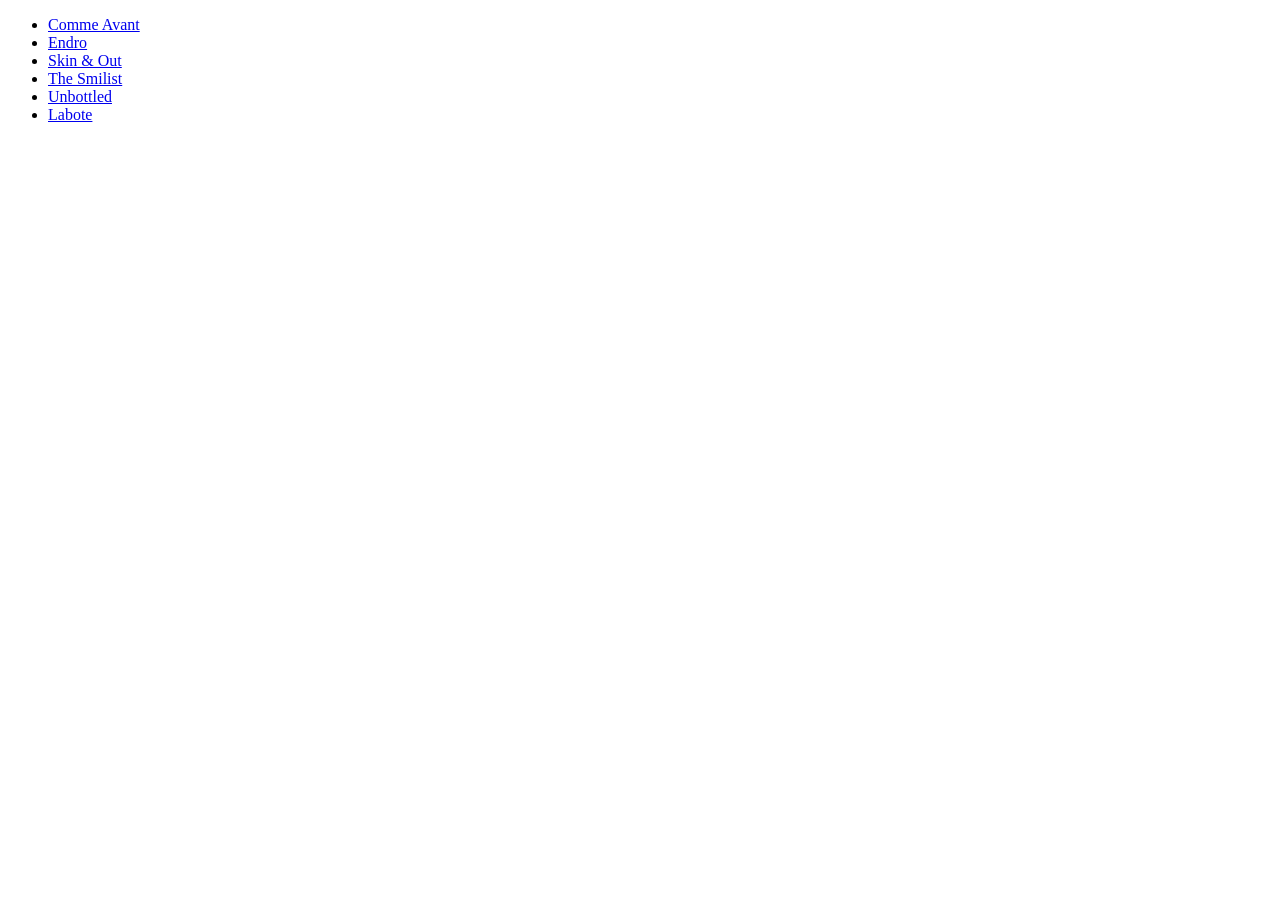
<file: index.html>
<!doctype html><meta charset=utf-8><title>Demos</title><ul><li><a href="./comme-avant/">Comme Avant</a></li>
<li><a href="./endro/">Endro</a></li>
<li><a href="./skin-out/">Skin & Out</a></li>
<li><a href="./the-smilist/">The Smilist</a></li>
<li><a href="./unbottled/">Unbottled</a></li>
<li><a href="./labote/">Labote</a></li></ul>
</file>
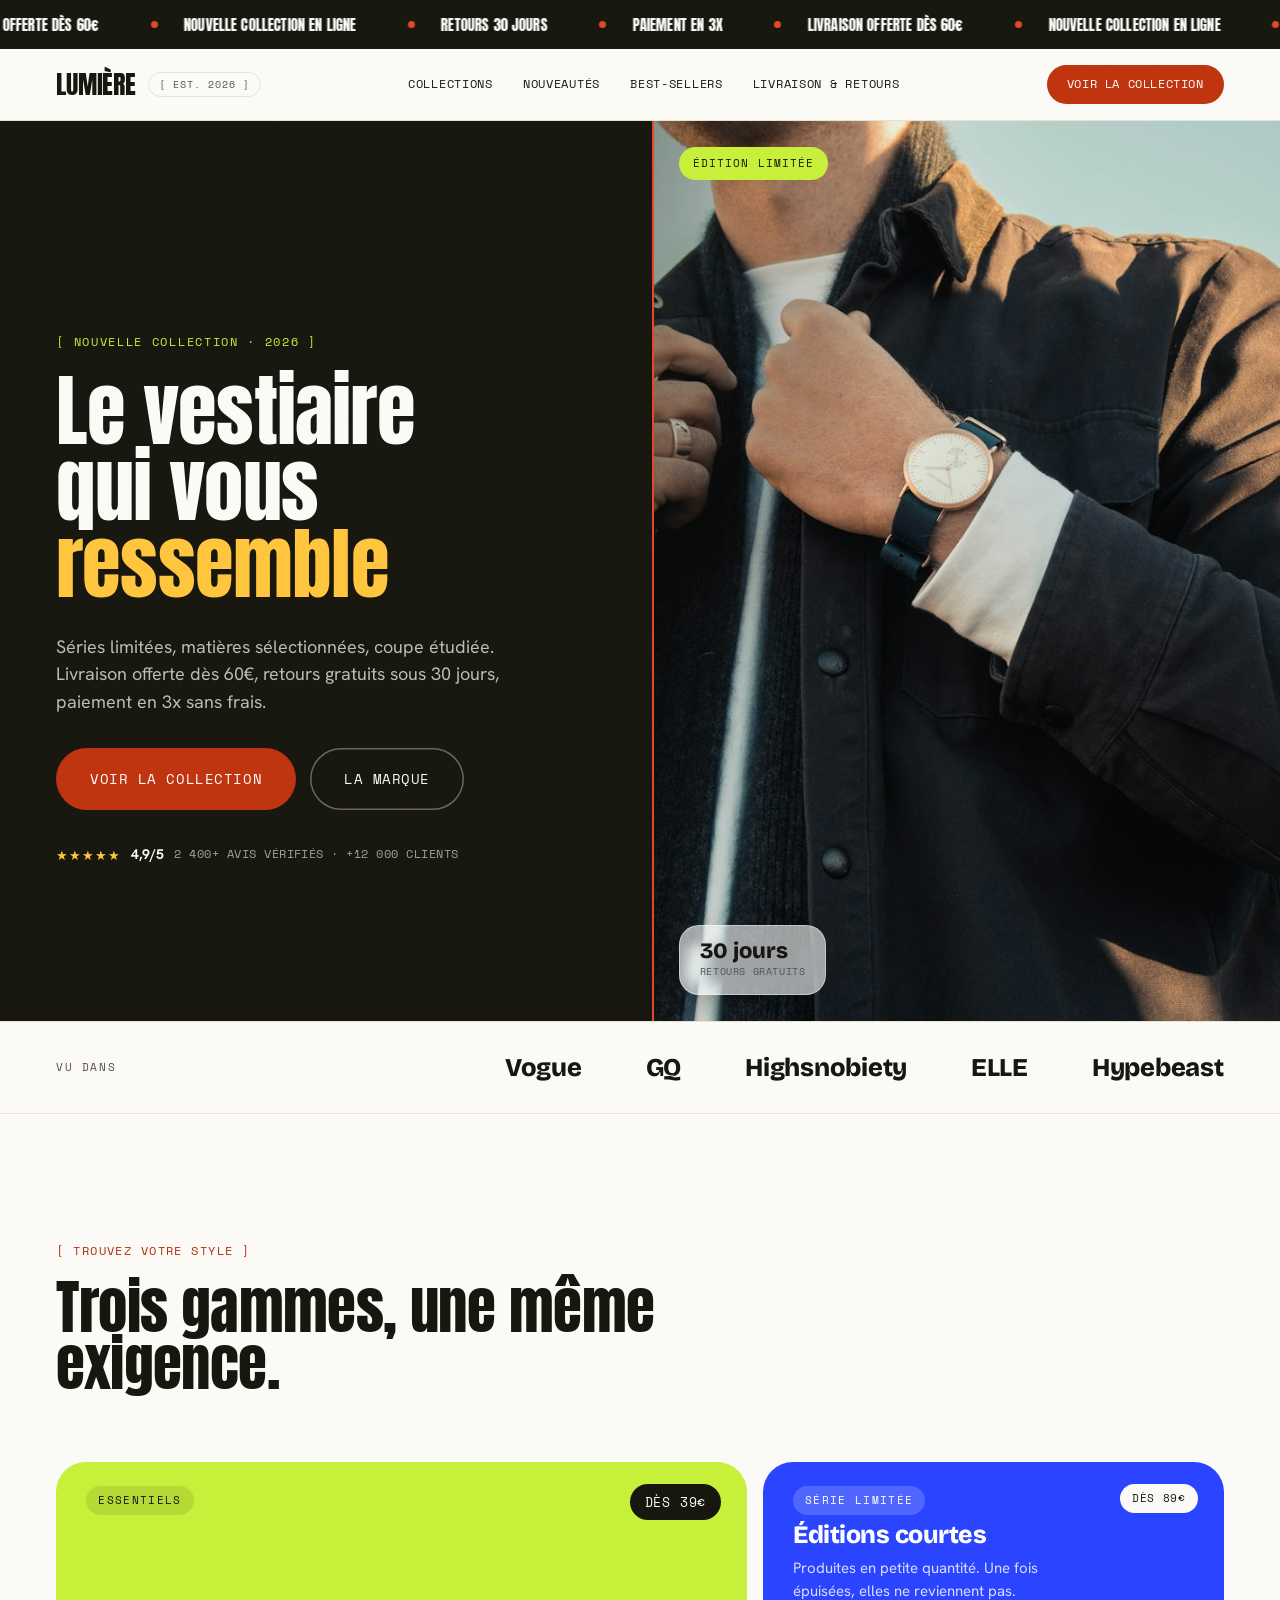
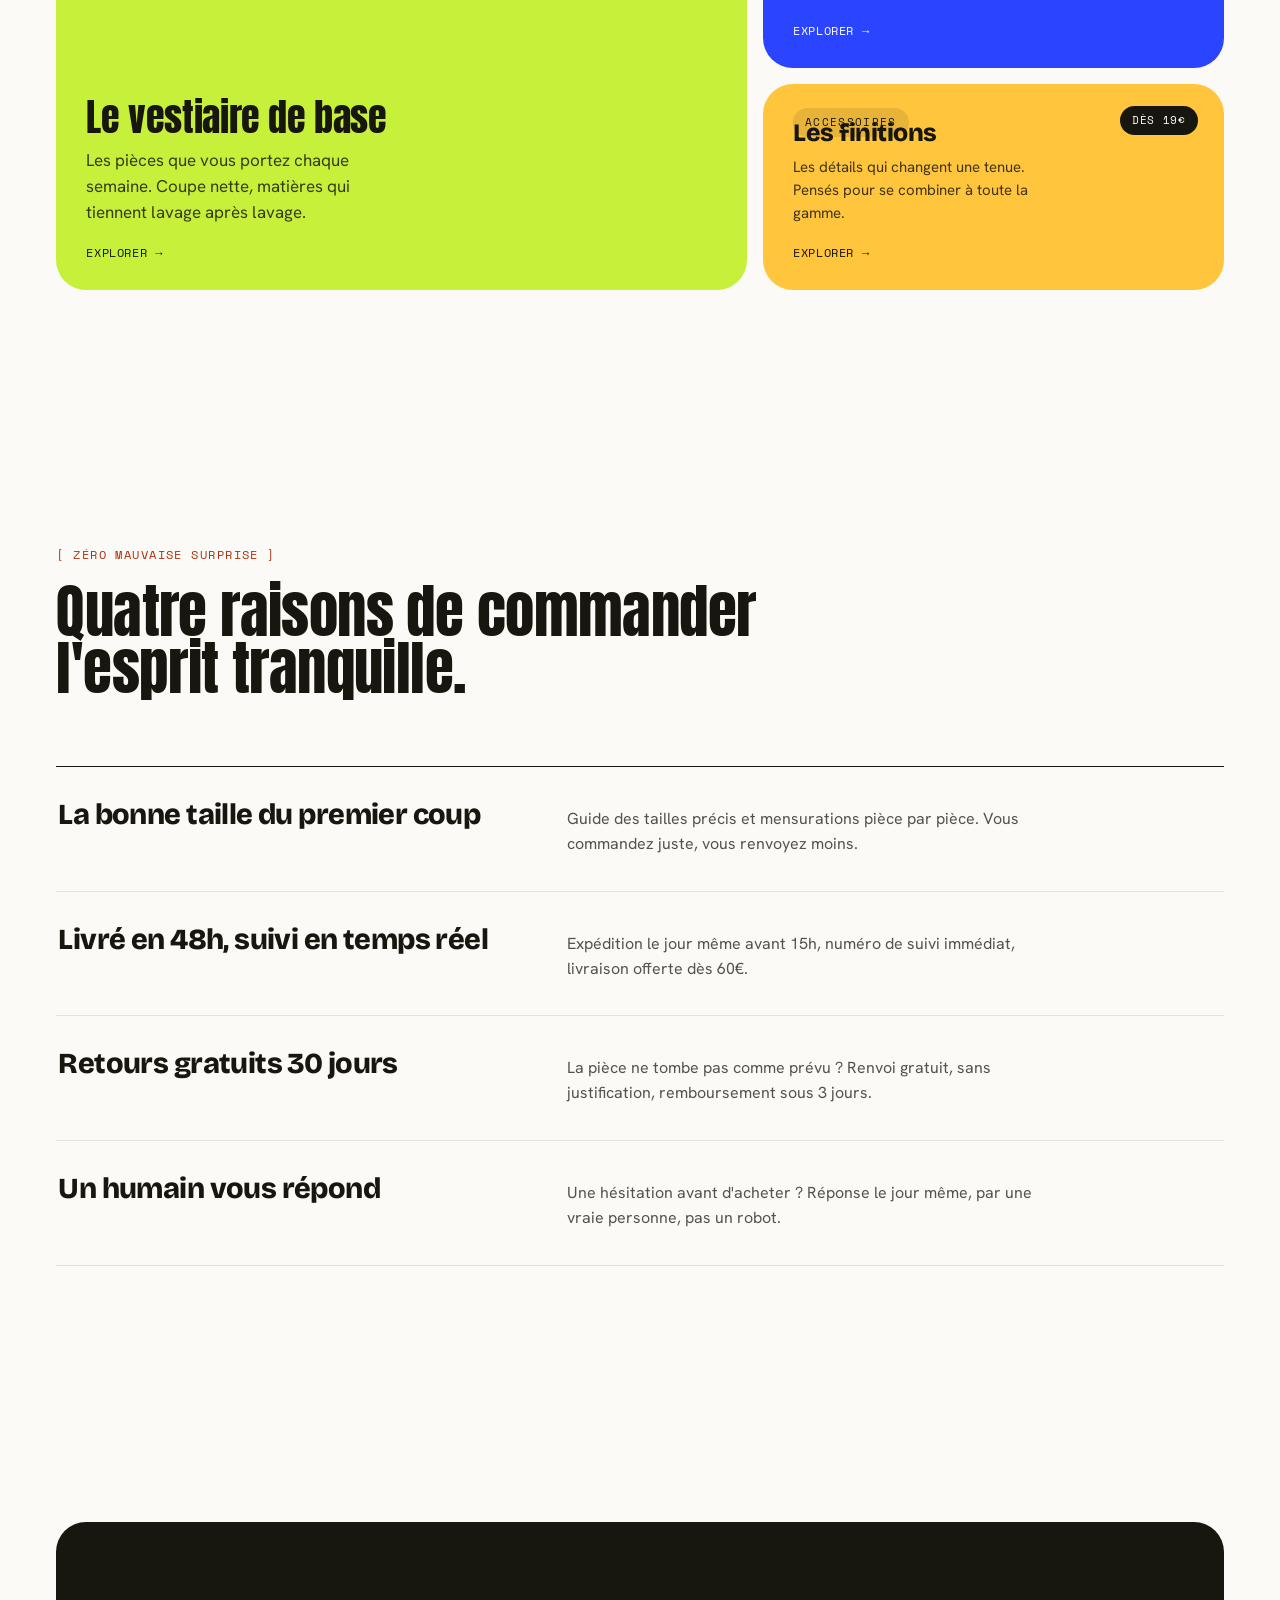
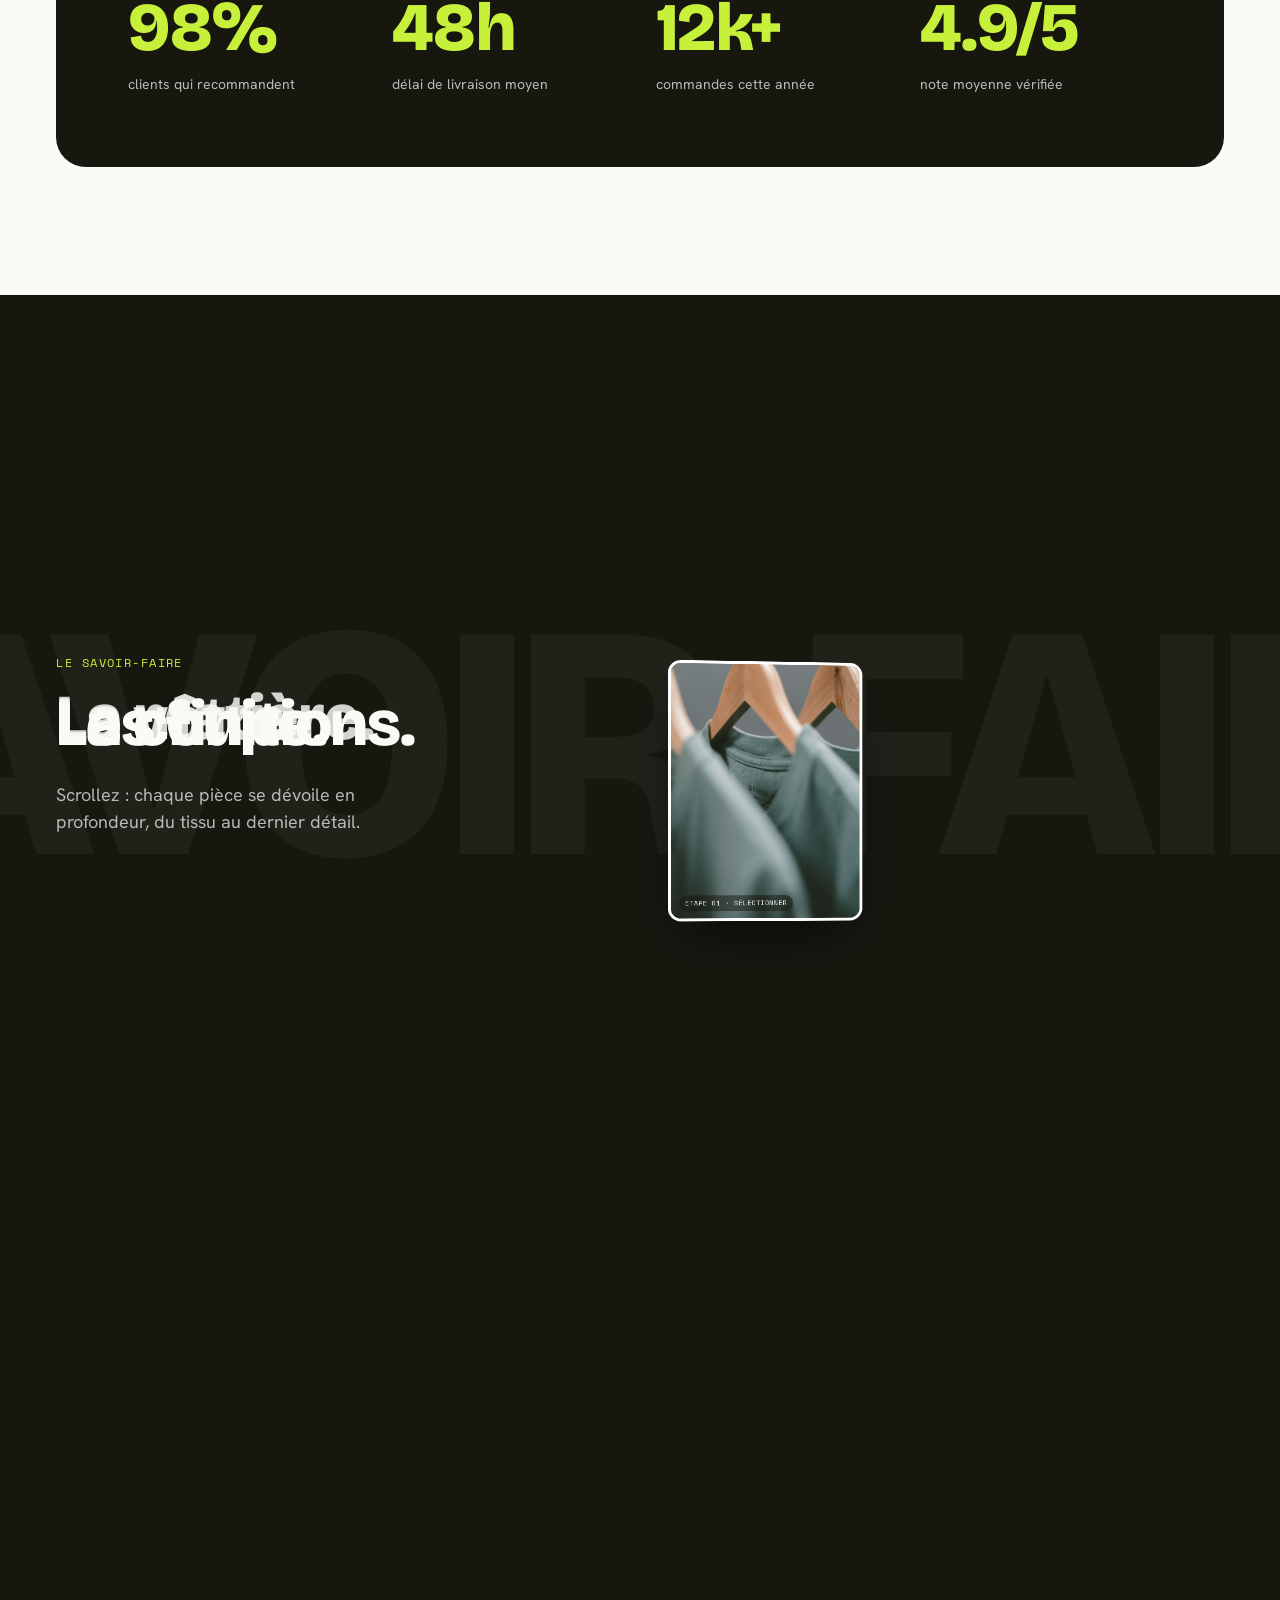
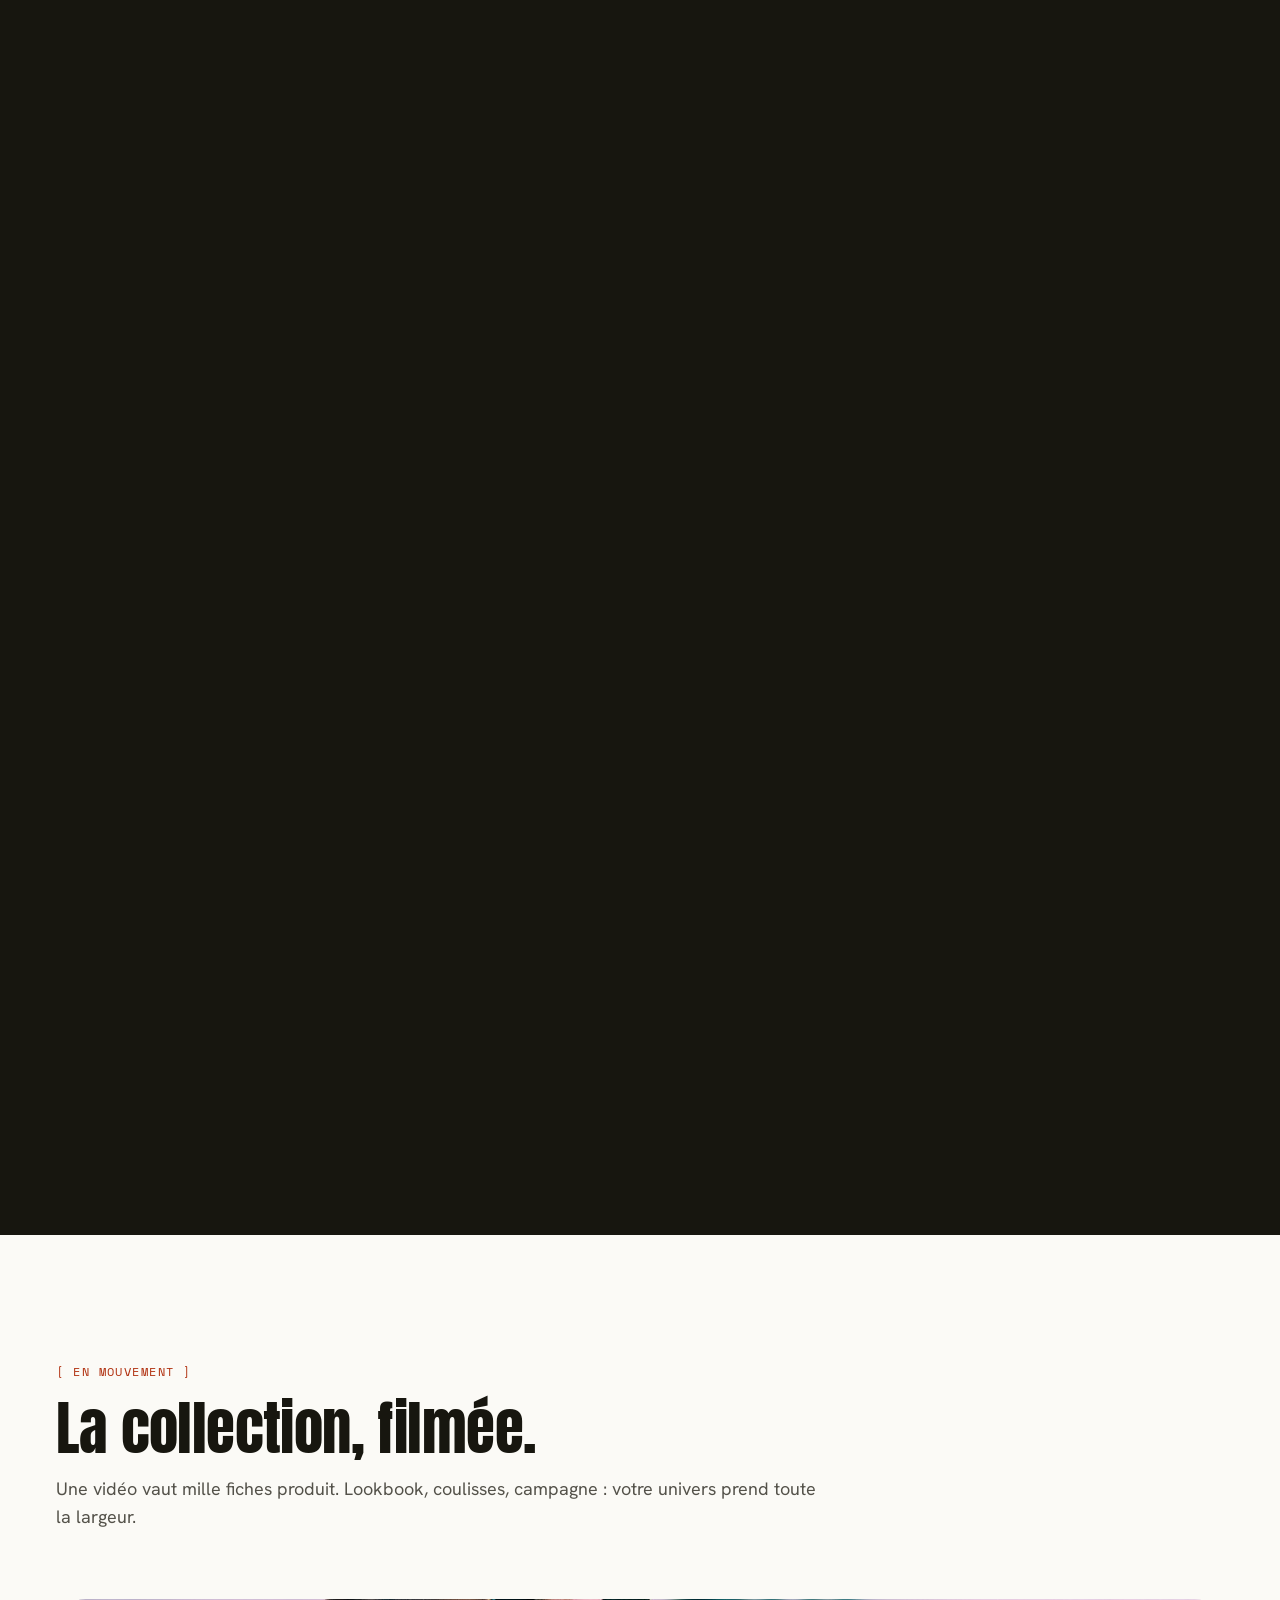
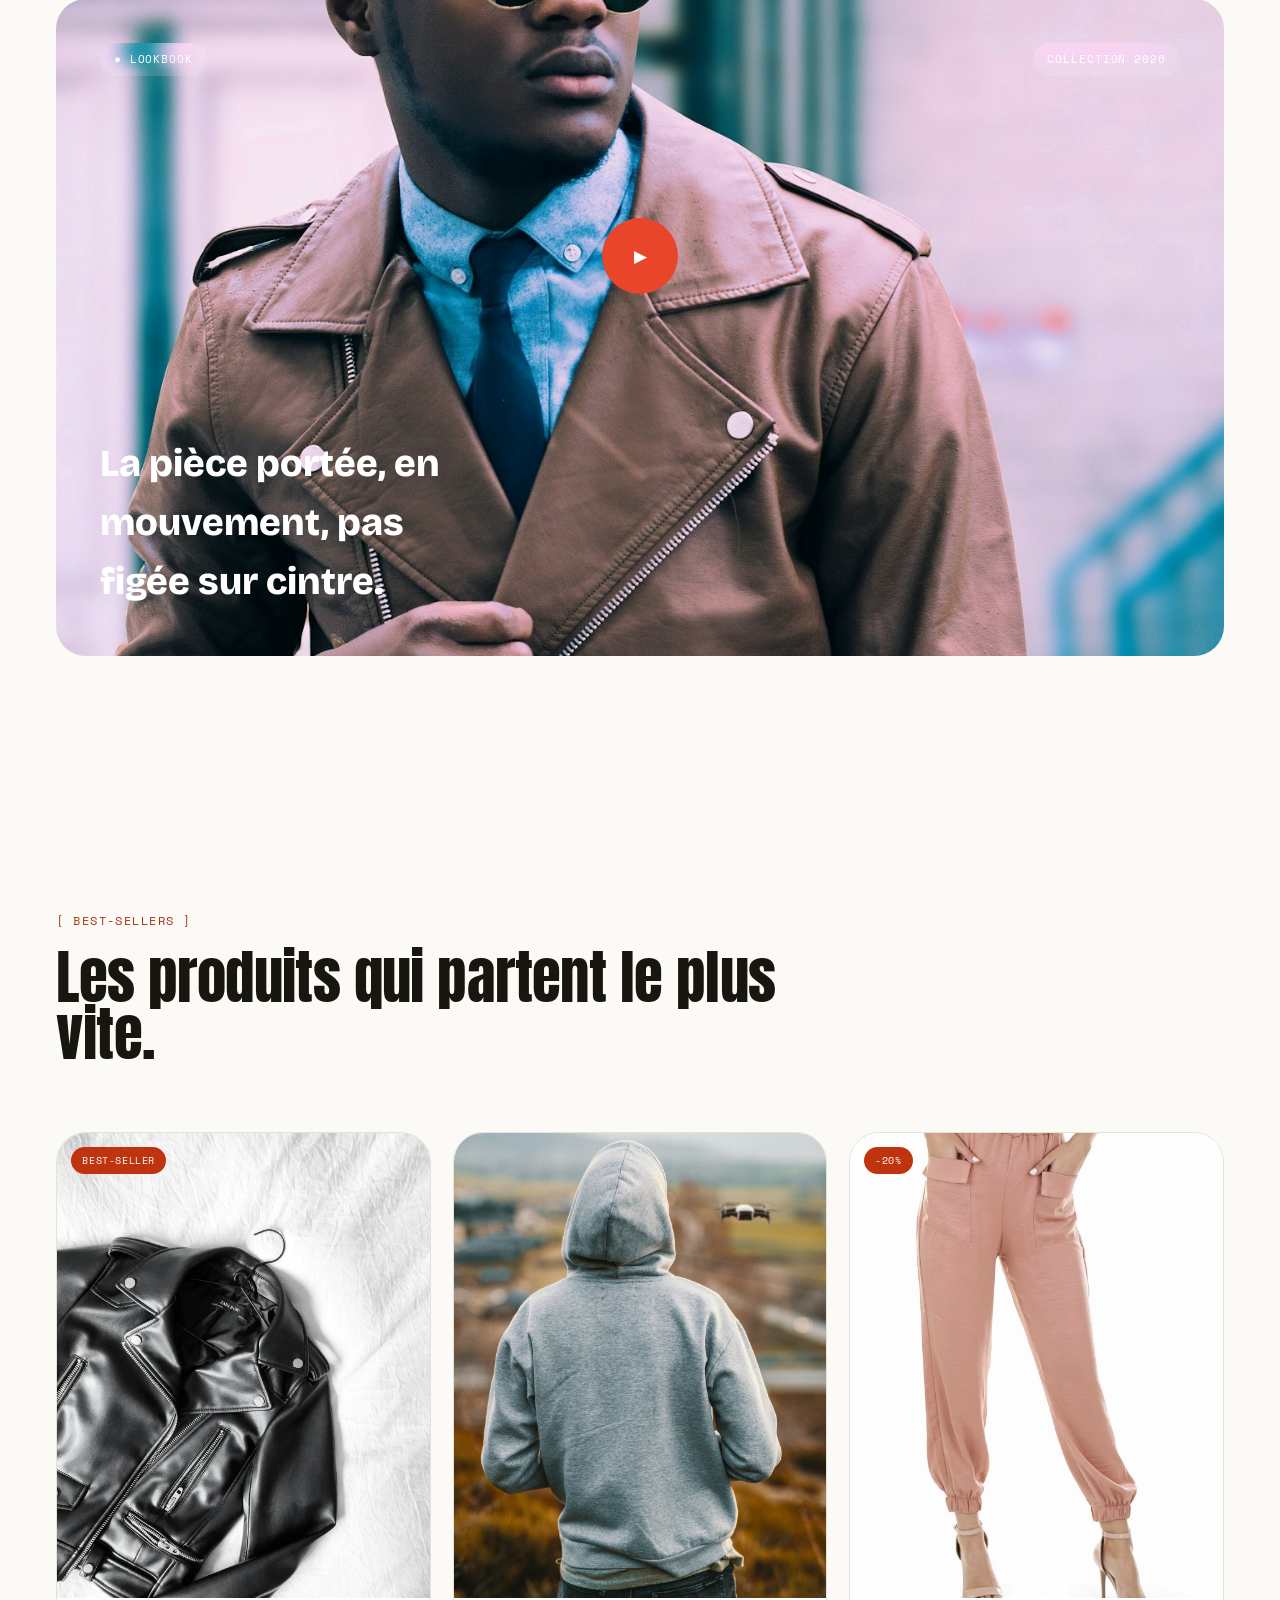
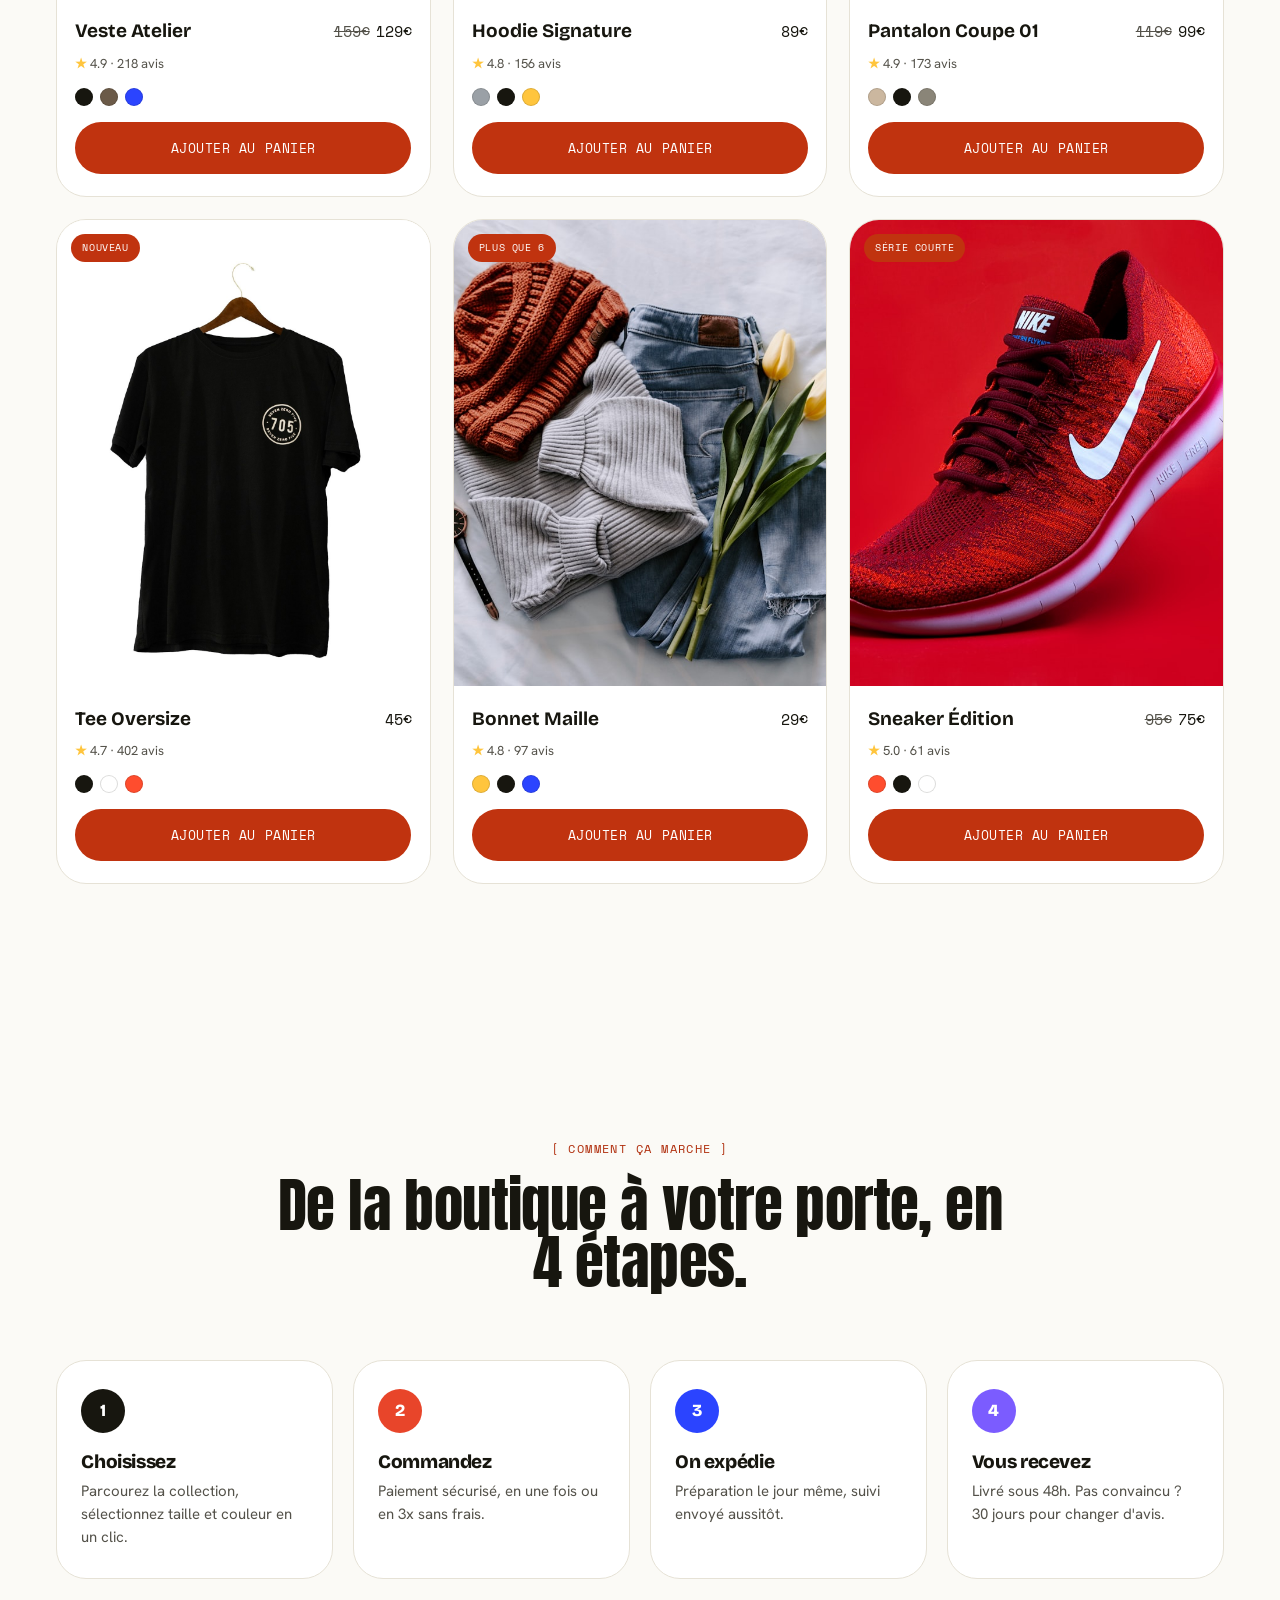
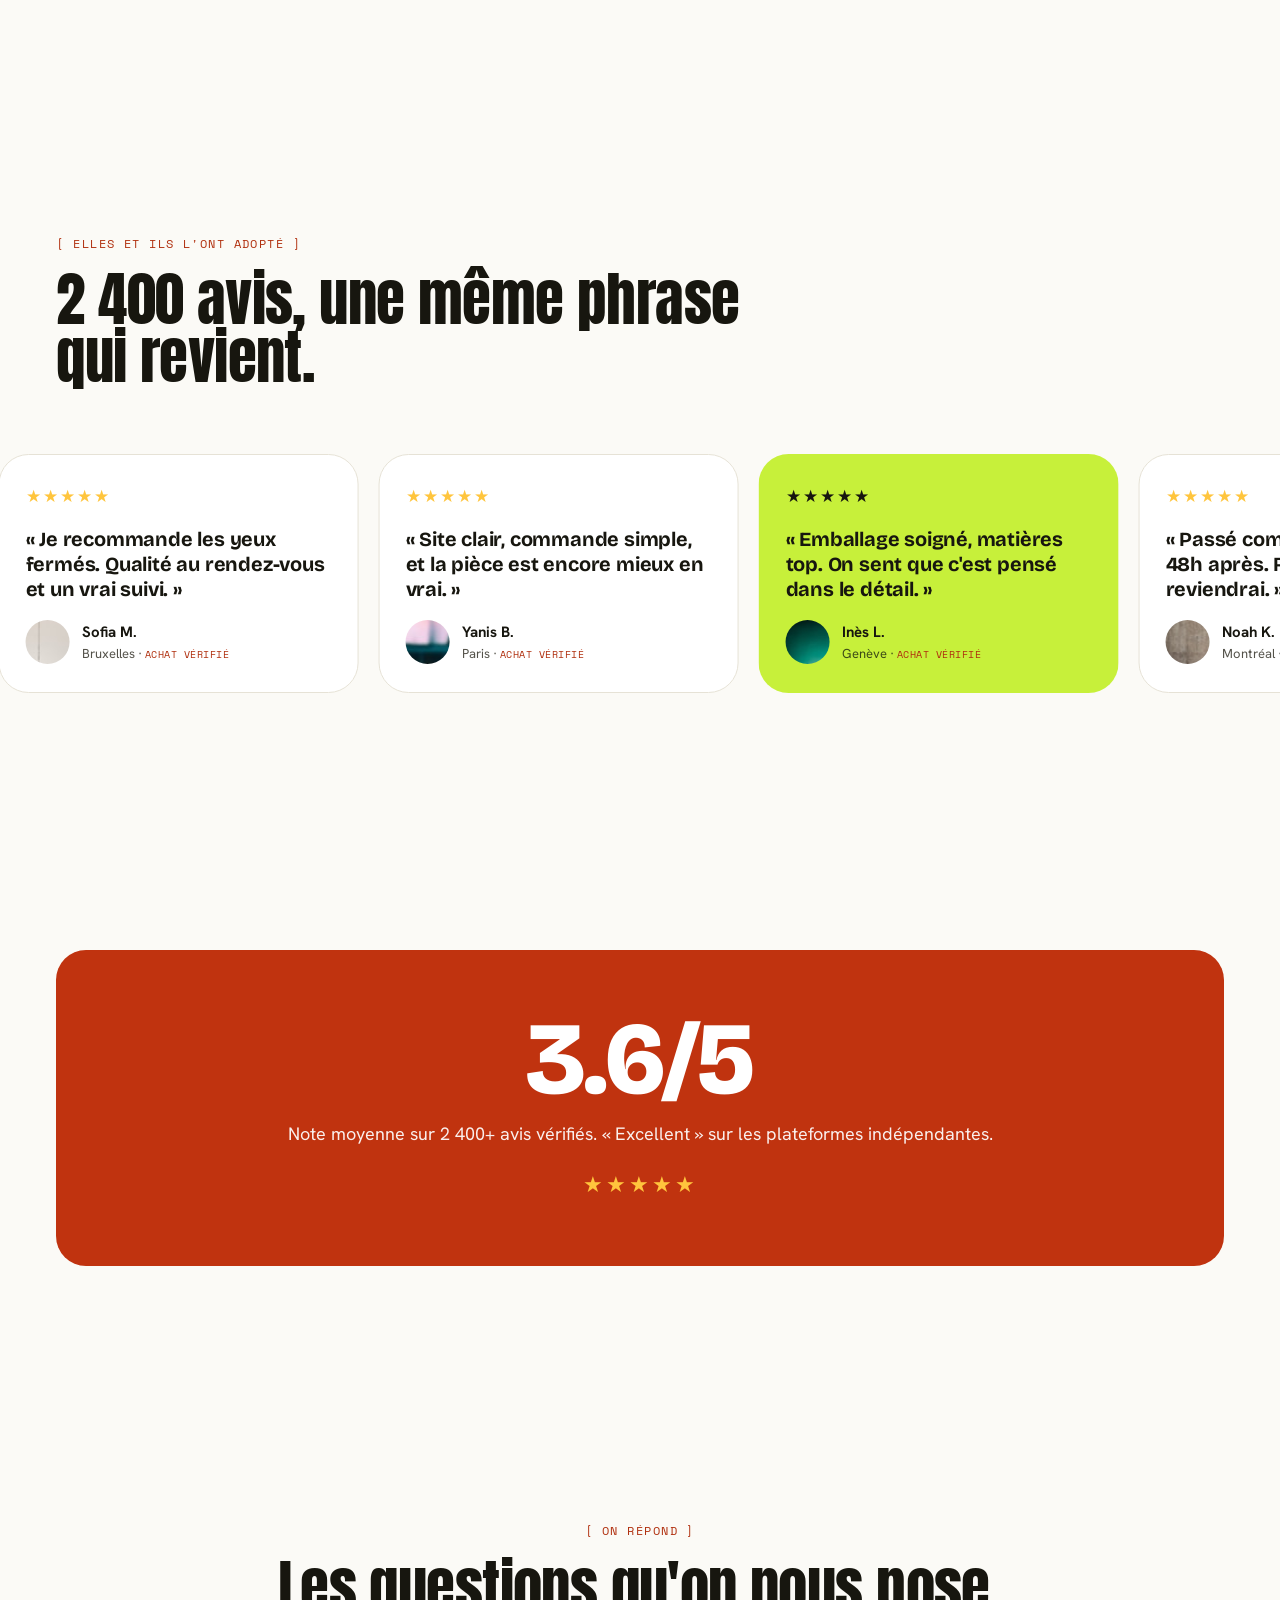
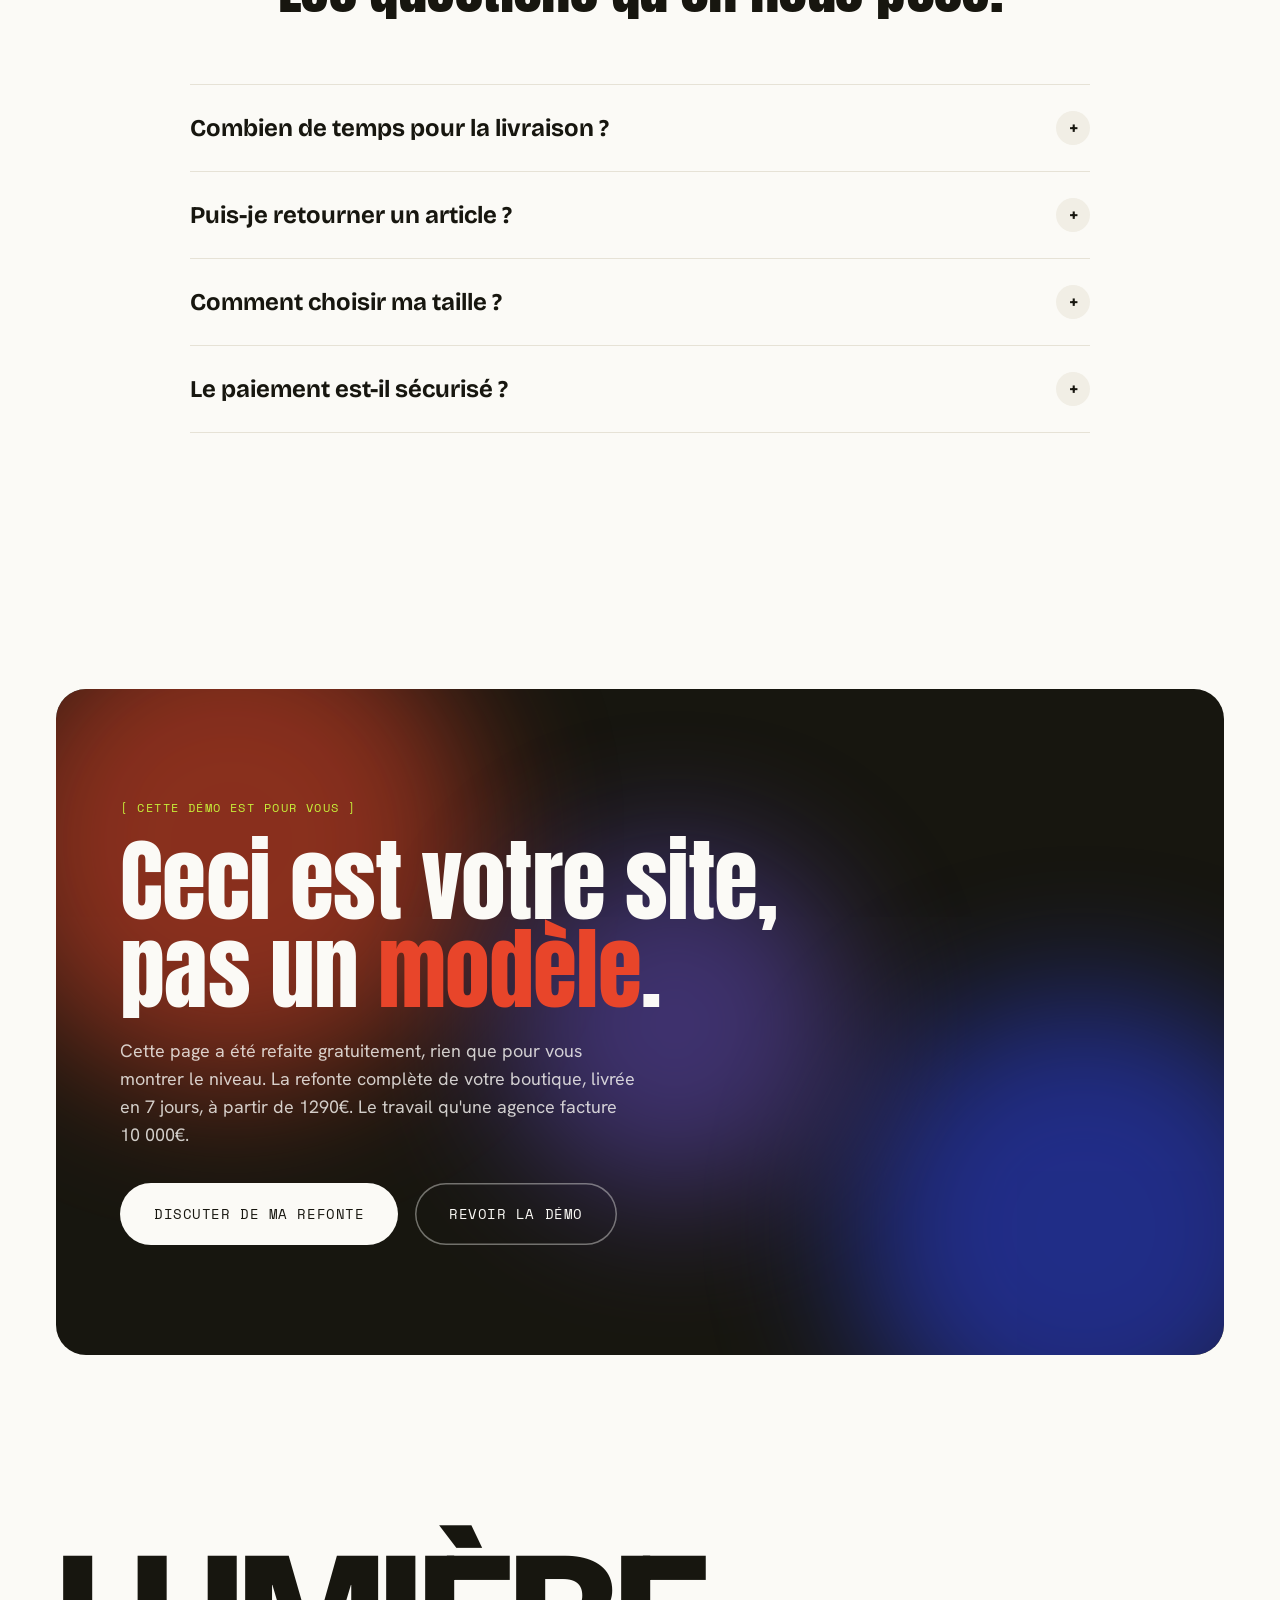
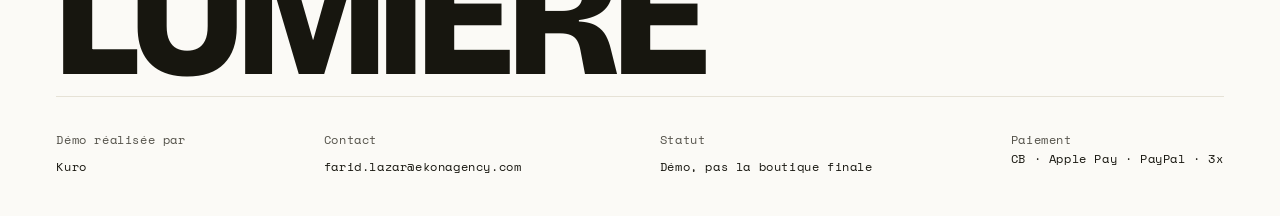
<file: preview-v2/index.html>
<!doctype html>
<html lang="fr" class="no-js">
<head>
<meta charset="utf-8">
<meta name="viewport" content="width=device-width, initial-scale=1">
<title>Lumière & Co · Démo</title>
<meta name="description" content="Démo premium personnalisée · Lumière & Co.">
<meta name="theme-color" content="#FBFAF6">
<meta property="og:type" content="website">
<meta property="og:title" content="Lumière & Co · Démo premium">
<meta property="og:description" content="Votre marque, enfin au niveau de vos ventes.">
<link rel="icon" href="data:image/svg+xml,%3Csvg xmlns='http://www.w3.org/2000/svg' viewBox='0 0 32 32'%3E%3Crect width='32' height='32' rx='8' fill='%23FF4D2E'/%3E%3Cpath d='M9 22 L16 9 L23 22 Z' fill='%23fff'/%3E%3C/svg%3E">
<script>document.documentElement.className="js";</script>
<link rel="stylesheet" href="fonts/fonts-local.css">
<link rel="stylesheet" href="styles.css">
</head>
<body>
<!-- ==== PERSO PROSPECT: Lumière & Co, farid.lazar@ekonagency.com, images assets/img/, couleur --brand ==== -->

<div class="cursor" aria-hidden="true"></div>
<div class="grain" aria-hidden="true"></div>

<div class="loader" id="loader" aria-hidden="true">
  <div class="loader__c"><span id="loaderCount">0</span></div>
  <div class="loader__l">Préparation de votre démo</div>
  <div class="loader__bar" id="loaderBar"></div>
</div>

<!-- PROMO BAR -->
<div class="promo" aria-hidden="true">
  <div class="promo__row" id="promoRow">
    <span>Livraison offerte dès 60€</span><span>Nouvelle collection en ligne</span><span>Retours 30 jours</span><span>Paiement en 3x</span>
    <span>Livraison offerte dès 60€</span><span>Nouvelle collection en ligne</span><span>Retours 30 jours</span><span>Paiement en 3x</span>
  </div>
</div>

<!-- NAV -->
<nav class="nav">
  <div class="nav__brand">
    <a class="nav__mark" href="#top" data-swap="logo">LUMIÈRE</a>
    <span class="nav__kicker">[ Est. 2026 ]</span>
  </div>
  <div class="nav__links">
    <a href="#pillars">Collections</a>
    <a href="#story">Nouveautés</a>
    <a href="#prods">Best-sellers</a>
    <a href="#faq">Livraison &amp; retours</a>
  </div>
  <a class="nav__cta" data-magnetic href="#prods">Voir la collection</a>
</nav>

<!-- HERO : split editorial (panneau sombre typo kinetic a gauche, image campagne plein cadre a droite).
     Aucune 3D, aucune sphere. Image swappable par prospect (hero-main.jpg). -->
<header class="hero" id="top">
  <div class="hero__left">
    <div class="hero__inner">
      <p class="hero__kicker" data-anim="rise">Nouvelle collection · 2026</p>
      <h1 class="hero__title" data-anim="rise">Le vestiaire<br>qui vous<br><span class="rotator" id="rotator"><span class="rotator__w" style="color:var(--brand)">démarque</span><span class="rotator__w" style="color:var(--sun)">ressemble</span><span class="rotator__w" style="color:var(--lime)">suit</span><span class="rotator__w" style="color:var(--cobalt)">accompagne</span></span></h1>
      <p class="hero__sub" data-anim="rise">Séries limitées, matières sélectionnées, coupe étudiée. Livraison offerte dès 60€, retours gratuits sous 30 jours, paiement en 3x sans frais.</p>
      <div class="hero__cta" data-anim="rise">
        <a class="btn btn--lg" data-magnetic href="#prods"><span>Voir la collection</span></a>
        <a class="btn btn--ghost btn--lg" data-magnetic href="#story"><span>La marque</span></a>
      </div>
      <div class="hero__trust" data-anim="rise">
        <span class="hero__stars" role="img" aria-label="Noté 4,9 sur 5">★★★★★</span>
        <b>4,9/5</b><span>2 400+ avis vérifiés · +12 000 clients</span>
      </div>
    </div>
  </div>
  <div class="hero__media">
    <img class="hero__img" data-swap="hero" src="assets/img/hero-main.jpg" alt="Campagne de la collection">
    <span class="hero__pill" data-anim="rise">Édition limitée</span>
    <div class="hero__card" data-anim="pop" data-glass data-glass-radius="20">
      <b>30 jours</b><span>retours gratuits</span>
    </div>
  </div>
</header>

<!-- PRESS -->
<section class="press">
  <div class="wrap press__in">
    <span class="press__label">Vu dans</span>
    <div class="press__logos" data-anim="rise">
      <span>Vogue</span><span>GQ</span><span>Highsnobiety</span><span>ELLE</span><span>Hypebeast</span>
    </div>
  </div>
</section>

<!-- PILLARS -->
<section class="section wrap" id="pillars">
  <div class="section__head">
    <p class="section__k eyebrow" data-anim="rise">Trouvez votre style</p>
    <h2 class="section__h" data-anim="rise">Trois gammes, une même exigence.</h2>
  </div>
  <div class="pillars">
    <a class="pillar pillar--1" data-anim="rise" href="#prods">
      <span class="pillar__tag">Essentiels</span>
      <span class="pillar__from">Dès 39€</span>
      <h3 class="pillar__h">Le vestiaire de base</h3>
      <p class="pillar__p">Les pièces que vous portez chaque semaine. Coupe nette, matières qui tiennent lavage après lavage.</p>
      <span class="pillar__link">Explorer</span>
    </a>
    <a class="pillar pillar--2" data-anim="rise" href="#prods">
      <span class="pillar__tag">Série limitée</span>
      <span class="pillar__from">Dès 89€</span>
      <h3 class="pillar__h">Éditions courtes</h3>
      <p class="pillar__p">Produites en petite quantité. Une fois épuisées, elles ne reviennent pas.</p>
      <span class="pillar__link">Explorer</span>
    </a>
    <a class="pillar pillar--3" data-anim="rise" href="#prods">
      <span class="pillar__tag">Accessoires</span>
      <span class="pillar__from">Dès 19€</span>
      <h3 class="pillar__h">Les finitions</h3>
      <p class="pillar__p">Les détails qui changent une tenue. Pensés pour se combiner à toute la gamme.</p>
      <span class="pillar__link">Explorer</span>
    </a>
  </div>
</section>

<!-- BENEFITS -->
<section class="section wrap">
  <div class="section__head">
    <p class="section__k eyebrow" data-anim="rise">Zéro mauvaise surprise</p>
    <h2 class="section__h" data-anim="rise">Quatre raisons de commander l'esprit tranquille.</h2>
  </div>
  <div class="benefits">
    <div class="benefit" data-anim="rise"><h3 class="benefit__h">La bonne taille du premier coup</h3><p class="benefit__p">Guide des tailles précis et mensurations pièce par pièce. Vous commandez juste, vous renvoyez moins.</p></div>
    <div class="benefit" data-anim="rise"><h3 class="benefit__h">Livré en 48h, suivi en temps réel</h3><p class="benefit__p">Expédition le jour même avant 15h, numéro de suivi immédiat, livraison offerte dès 60€.</p></div>
    <div class="benefit" data-anim="rise"><h3 class="benefit__h">Retours gratuits 30 jours</h3><p class="benefit__p">La pièce ne tombe pas comme prévu ? Renvoi gratuit, sans justification, remboursement sous 3 jours.</p></div>
    <div class="benefit" data-anim="rise"><h3 class="benefit__h">Un humain vous répond</h3><p class="benefit__p">Une hésitation avant d'acheter ? Réponse le jour même, par une vraie personne, pas un robot.</p></div>
  </div>
</section>

<!-- STATS -->
<section class="section wrap">
  <div class="stats">
    <div class="stats__grid">
      <div data-anim="rise"><div class="stat__v" data-count="98" data-suffix="%">0</div><div class="stat__l">clients qui recommandent</div></div>
      <div data-anim="rise"><div class="stat__v" data-count="48" data-suffix="h">0</div><div class="stat__l">délai de livraison moyen</div></div>
      <div data-anim="rise"><div class="stat__v" data-count="12" data-suffix="k+">0</div><div class="stat__l">commandes cette année</div></div>
      <div data-anim="rise"><div class="stat__v" data-count="4.9" data-decimals="1" data-suffix="/5">0</div><div class="stat__l">note moyenne vérifiée</div></div>
    </div>
  </div>
</section>

<!-- STORY · scrollytelling 3D -->
<section class="story" id="story">
  <div class="story__pin" id="storyPin">
    <div class="story__bgword" data-float="0.3" aria-hidden="true">SAVOIR-FAIRE</div>
    <div class="story__copy">
      <p class="story__k">Le savoir-faire</p>
      <div class="story__steps">
        <h2 class="story__h">
          <span class="story__step">La matière.</span>
          <span class="story__step">La coupe.</span>
          <span class="story__step">Les finitions.</span>
          <span class="story__step">La vôtre.</span>
        </h2>
      </div>
      <p class="story__p">Scrollez : chaque pièce se dévoile en profondeur, du tissu au dernier détail.</p>
    </div>
    <div class="story__stage" id="storyStage">
      <figure class="story__card"><img src="assets/img/fashion-atelier.jpg" alt="Étape 01, sélection de la matière"><figcaption class="story__cap">Étape 01 · Sélectionner</figcaption></figure>
      <figure class="story__card"><img src="assets/img/fashion-coupe.jpg" alt="Étape 02, coupe"><figcaption class="story__cap">Étape 02 · Couper</figcaption></figure>
      <figure class="story__card"><img src="assets/img/fashion-details.jpg" alt="Étape 03, assemblage des finitions"><figcaption class="story__cap">Étape 03 · Assembler</figcaption></figure>
      <figure class="story__card"><img src="assets/img/fashion-piece.jpg" alt="Étape 04, la pièce finie"><figcaption class="story__cap">Étape 04 · Finir</figcaption></figure>
    </div>
  </div>
</section>

<!-- VIDEO -->
<section class="section wrap">
  <div class="section__head">
    <p class="section__k eyebrow" data-anim="rise">En mouvement</p>
    <h2 class="section__h" data-anim="rise">La collection, filmée.</h2>
    <p class="section__p" data-anim="rise">Une vidéo vaut mille fiches produit. Lookbook, coulisses, campagne : votre univers prend toute la largeur.</p>
  </div>
  <div class="video" data-anim="rise">
    <img class="imgcover" src="assets/img/video-poster.jpg" alt="Lookbook de la collection">
    <div class="video__ov">
      <div class="top">
        <span class="video__badge" data-glass data-glass-radius="999">● Lookbook</span>
        <span class="video__badge" data-glass data-glass-radius="999">Collection 2026</span>
      </div>
      <div class="video__play" aria-hidden="true">▶</div>
      <div class="video__cap">La pièce portée, en mouvement, pas figée sur cintre.</div>
    </div>
  </div>
  <!-- PROD (invisible visiteur) : zone vidéo a remplacer par la video du prospect (campagne, reseaux, lookbook). -->

</section>

<!-- PRODUCTS -->
<section class="section wrap" id="prods">
  <div class="section__head">
    <p class="section__k eyebrow" data-anim="rise">Best-sellers</p>
    <h2 class="section__h" data-anim="rise">Les produits qui partent le plus vite.</h2>
  </div>
  <div class="prods" id="prodGrid"></div>
</section>

<!-- STEPS -->
<section class="section wrap" id="steps">
  <div class="section__head section__head--center">
    <p class="section__k eyebrow" data-anim="rise">Comment ça marche</p>
    <h2 class="section__h" data-anim="rise">De la boutique à votre porte, en 4 étapes.</h2>
  </div>
  <div class="steps">
    <div class="step" data-anim="rise"><div class="step__n">1</div><h3 class="step__h">Choisissez</h3><p class="step__p">Parcourez la collection, sélectionnez taille et couleur en un clic.</p></div>
    <div class="step" data-anim="rise"><div class="step__n">2</div><h3 class="step__h">Commandez</h3><p class="step__p">Paiement sécurisé, en une fois ou en 3x sans frais.</p></div>
    <div class="step" data-anim="rise"><div class="step__n">3</div><h3 class="step__h">On expédie</h3><p class="step__p">Préparation le jour même, suivi envoyé aussitôt.</p></div>
    <div class="step" data-anim="rise"><div class="step__n">4</div><h3 class="step__h">Vous recevez</h3><p class="step__p">Livré sous 48h. Pas convaincu ? 30 jours pour changer d'avis.</p></div>
  </div>
</section>

<!-- TESTIMONIALS -->
<section class="section wrap">
  <div class="section__head">
    <p class="section__k eyebrow" data-anim="rise">Elles et ils l'ont adopté</p>
    <h2 class="section__h" data-anim="rise">2 400 avis, une même phrase qui revient.</h2>
  </div>
  <div class="treel" id="treel"><div class="treel__track" id="treelTrack"></div></div>
  <!-- PROD (invisible visiteur) : avis d'exemple, a remplacer par les vrais avis du prospect (jamais inventes). -->

</section>

<!-- BIG PROOF -->
<section class="section wrap">
  <div class="bigproof" data-anim="rise">
    <div class="bigproof__v"><span data-count="4.9" data-decimals="1">0</span>/5</div>
    <p class="bigproof__p">Note moyenne sur 2 400+ avis vérifiés. « Excellent » sur les plateformes indépendantes.</p>
    <div class="bigproof__stars" role="img" aria-label="Noté 4,9 sur 5">★★★★★</div>
  </div>
</section>

<!-- FAQ -->
<section class="section wrap" id="faq">
  <div class="section__head section__head--center">
    <p class="section__k eyebrow" data-anim="rise">On répond</p>
    <h2 class="section__h" data-anim="rise">Les questions qu'on nous pose.</h2>
  </div>
  <div class="faq">
    <div class="faq__item"><button class="faq__q">Combien de temps pour la livraison ?<span class="faq__ico">+</span></button><div class="faq__a"><p>Préparation le jour même pour toute commande passée avant 15h. Livraison suivie sous 48h en moyenne, offerte dès 60€ d'achat.</p></div></div>
    <div class="faq__item"><button class="faq__q">Puis-je retourner un article ?<span class="faq__ico">+</span></button><div class="faq__a"><p>Oui, 30 jours pour changer d'avis, sans justification. Remboursement dès réception du retour, généralement sous 3 jours ouvrés.</p></div></div>
    <div class="faq__item"><button class="faq__q">Comment choisir ma taille ?<span class="faq__ico">+</span></button><div class="faq__a"><p>Chaque fiche produit affiche un guide des tailles détaillé, avec les mensurations exactes de la pièce. En cas de doute entre deux tailles, notre équipe vous conseille le jour même.</p></div></div>
    <div class="faq__item"><button class="faq__q">Le paiement est-il sécurisé ?<span class="faq__ico">+</span></button><div class="faq__a"><p>Paiement 100% sécurisé (CB, Apple Pay, PayPal) et possibilité de régler en 3x sans frais dès 100€.</p></div></div>
  </div>
</section>

<!-- CLOSING -->
<section class="section wrap" id="closing">
  <div class="closing">
    <div class="closing__glow" aria-hidden="true"><span class="g1"></span><span class="g2"></span><span class="g3"></span></div>
    <div class="closing__in">
      <p class="closing__k eyebrow" style="color:var(--lime)" data-anim="rise">Cette démo est pour vous</p>
      <h2 class="closing__h" data-anim="rise">Ceci est votre site, pas un <em>modèle</em>.</h2>
      <p class="closing__p" data-anim="rise">Cette page a été refaite gratuitement, rien que pour vous montrer le niveau. La refonte complète de votre boutique, livrée en 7&nbsp;jours, à partir de 1290€. Le travail qu'une agence facture 10&nbsp;000€.</p>
      <div class="closing__cta" data-anim="rise">
        <a class="btn btn--ink btn--lg" data-magnetic href="mailto:farid.lazar@ekonagency.com"><span>Discuter de ma refonte</span></a>
        <a class="btn btn--out btn--lg" data-magnetic href="#prods" style="box-shadow:inset 0 0 0 1.5px rgba(251,250,246,.4); color:var(--paper)"><span>Revoir la démo</span></a>
      </div>
    </div>
  </div>
</section>

<!-- FOOTER -->
<footer class="footer wrap">
  <div class="footer__mark" data-swap="logo-big">LUMIÈRE</div>
  <div class="footer__grid">
    <div class="footer__col">Démo réalisée par<br><a href="mailto:farid.lazar@ekonagency.com">Kuro</a></div>
    <div class="footer__col">Contact<br><a href="mailto:farid.lazar@ekonagency.com">farid.lazar@ekonagency.com</a></div>
    <div class="footer__col">Statut<br><a href="#top">Démo, pas la boutique finale</a></div>
    <div class="footer__col">Paiement<br><span style="color:var(--ink)">CB · Apple Pay · PayPal · 3x</span></div>
  </div>
</footer>

<script src="lib/lenis.min.js"></script>
<script src="lib/gsap.min.js"></script>
<script src="lib/ScrollTrigger.min.js"></script>
<script src="lib/three.min.js"></script>
<style id="brandvars">:root{--brand:#E8452A;--cta:#C0330F;--brand-d:#B02F0E}</style>
<script src="app.js"></script>
</body>
</html>
</file>
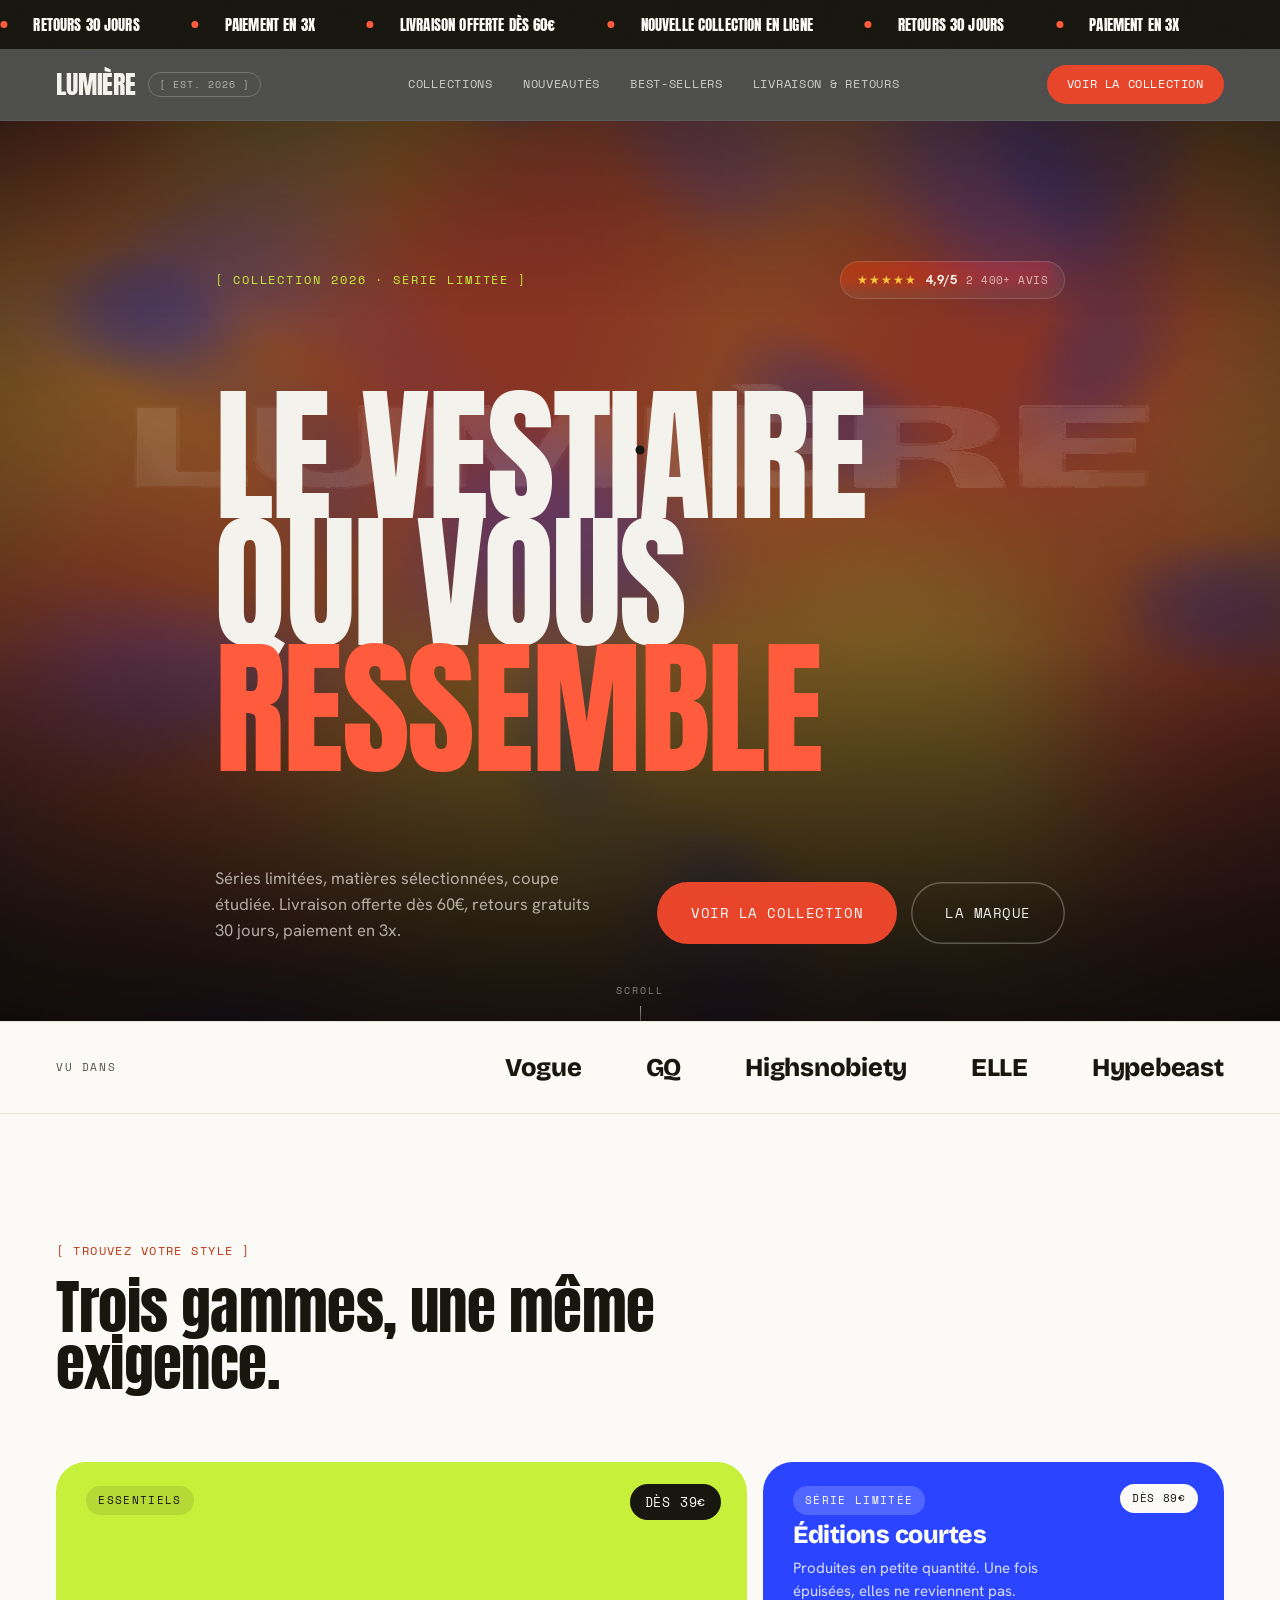
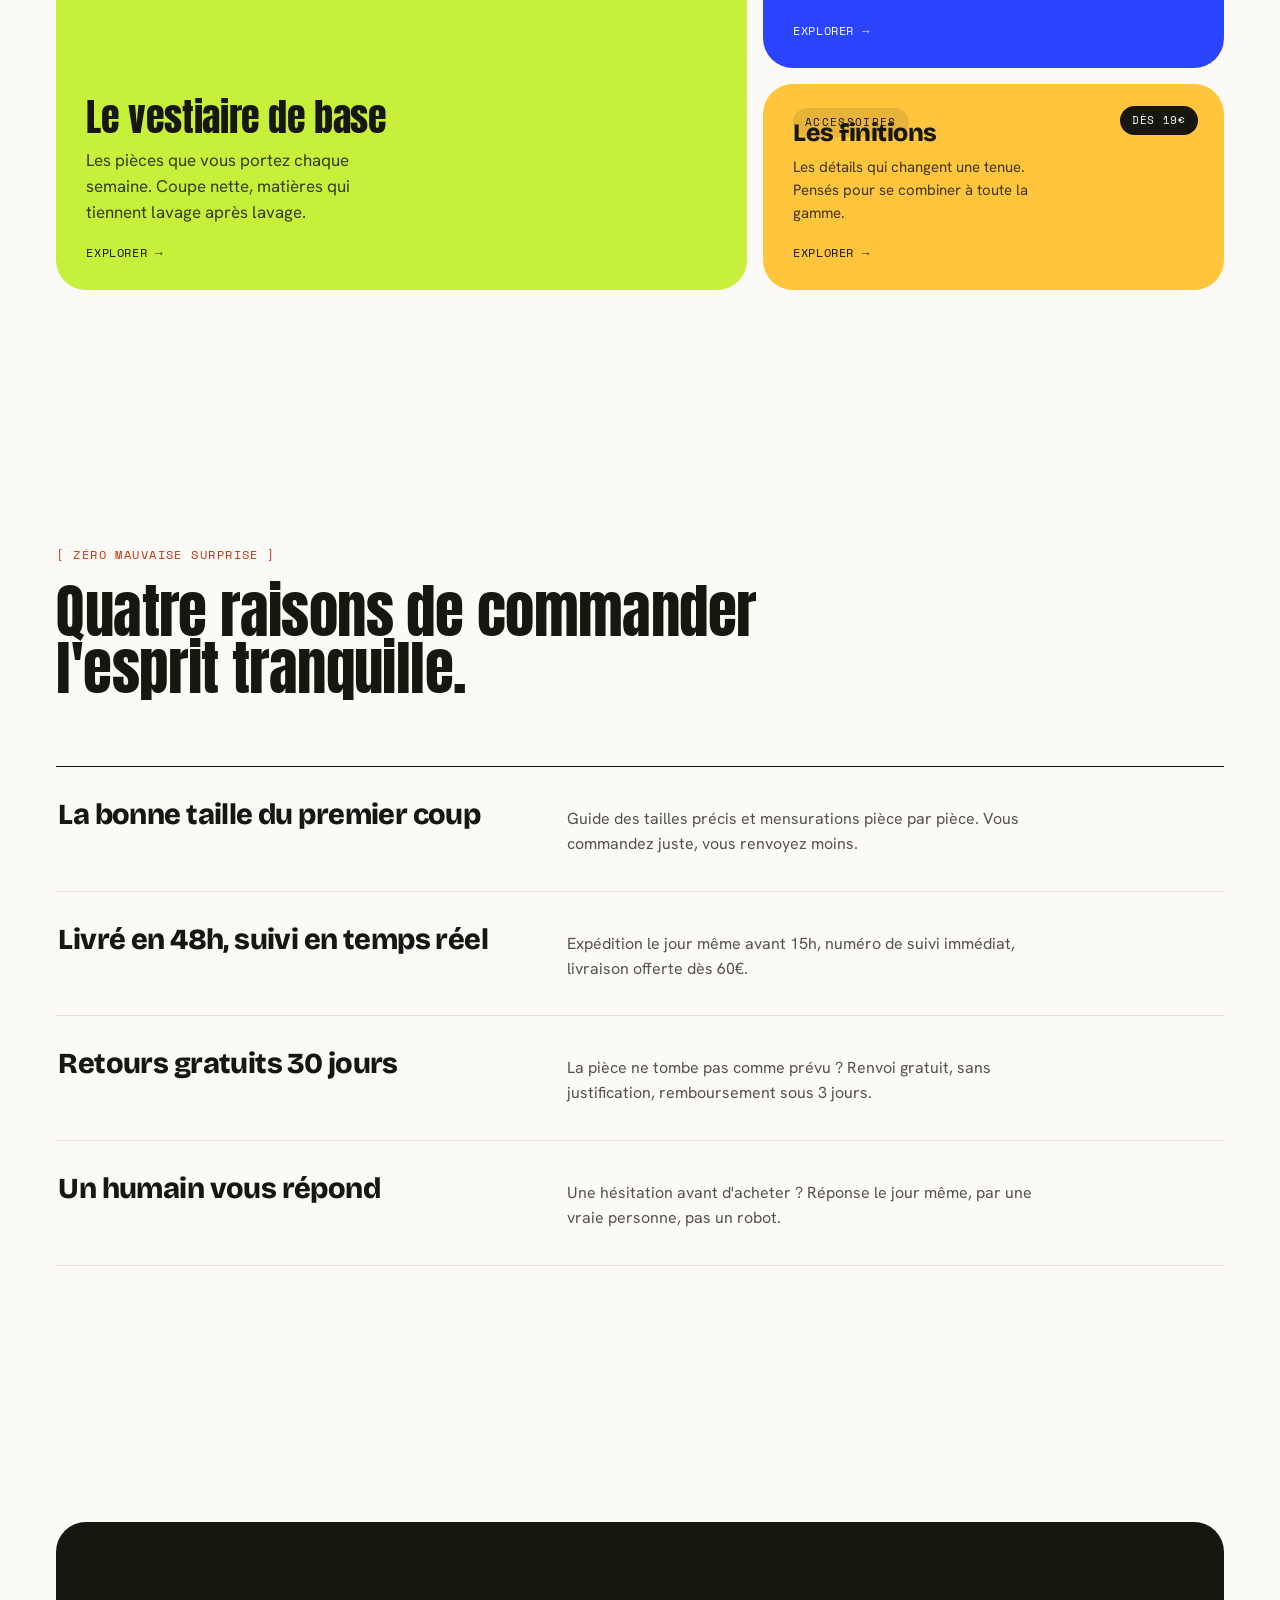
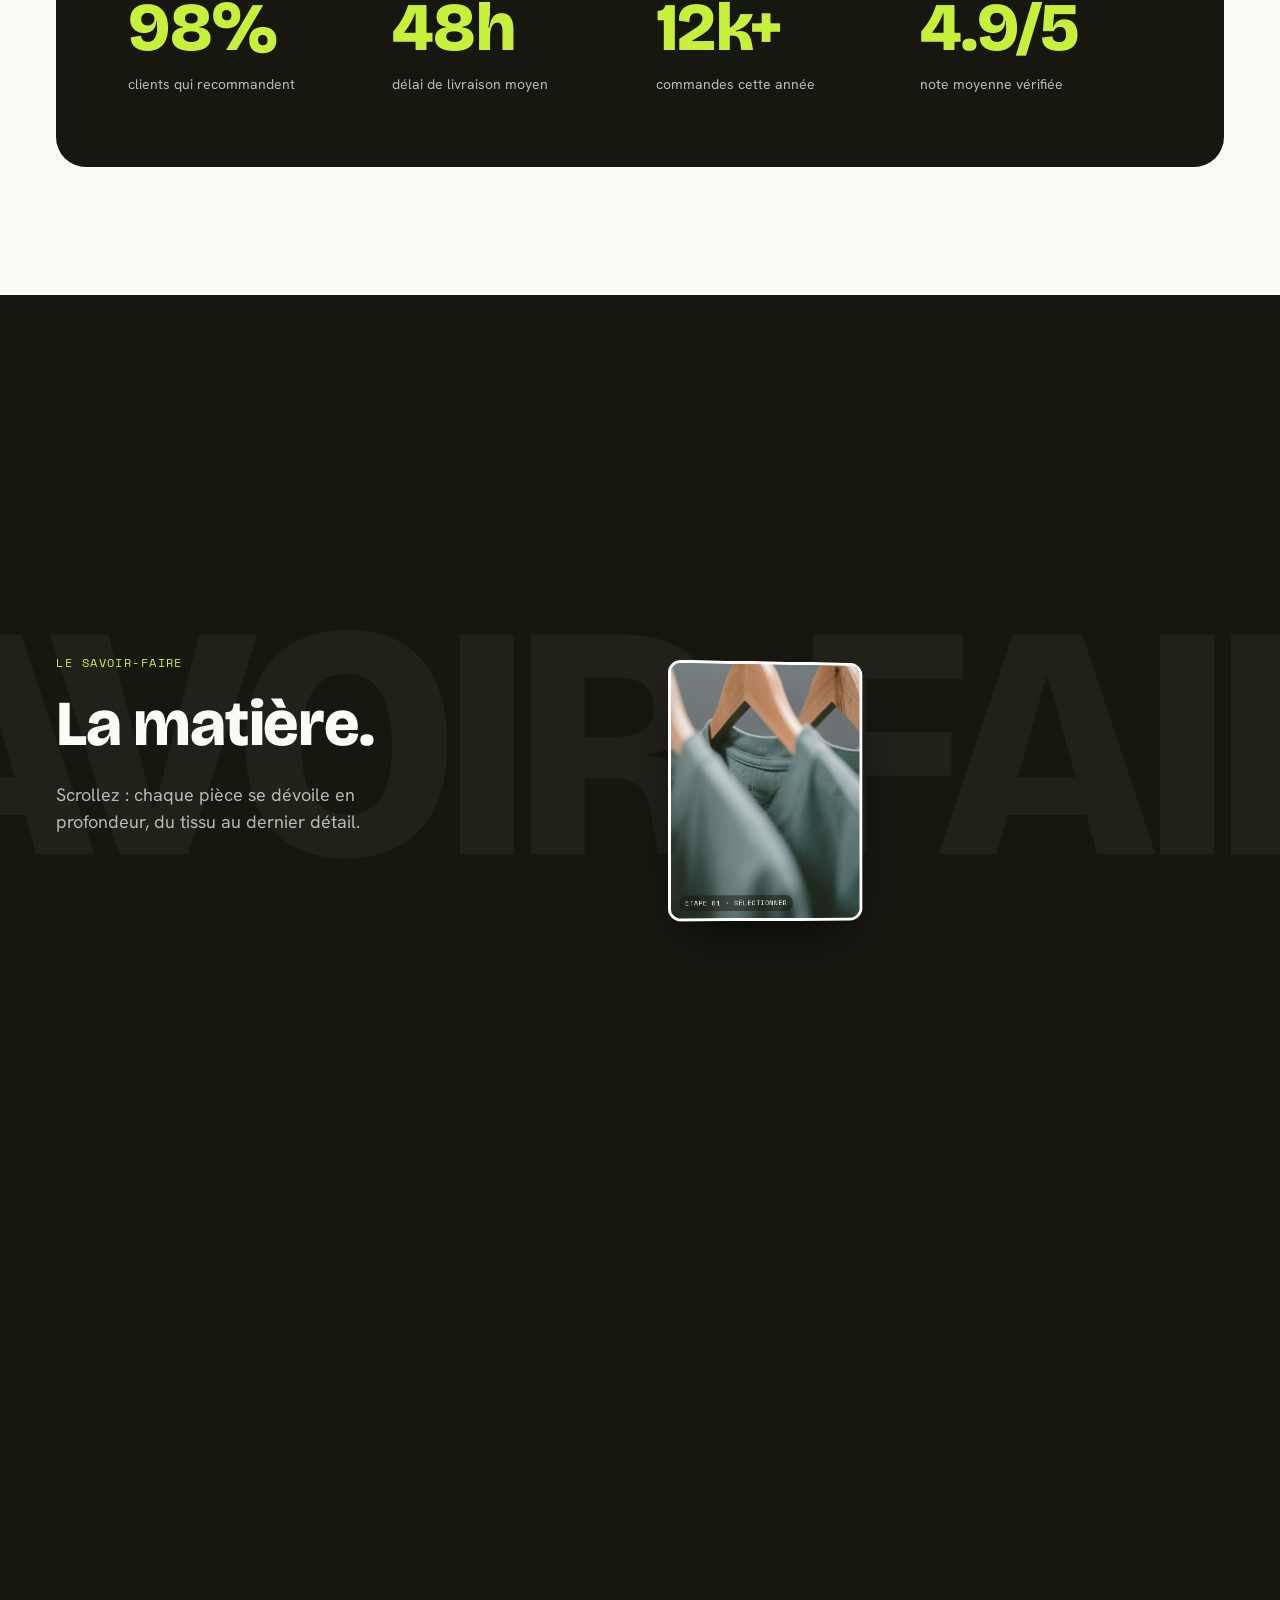
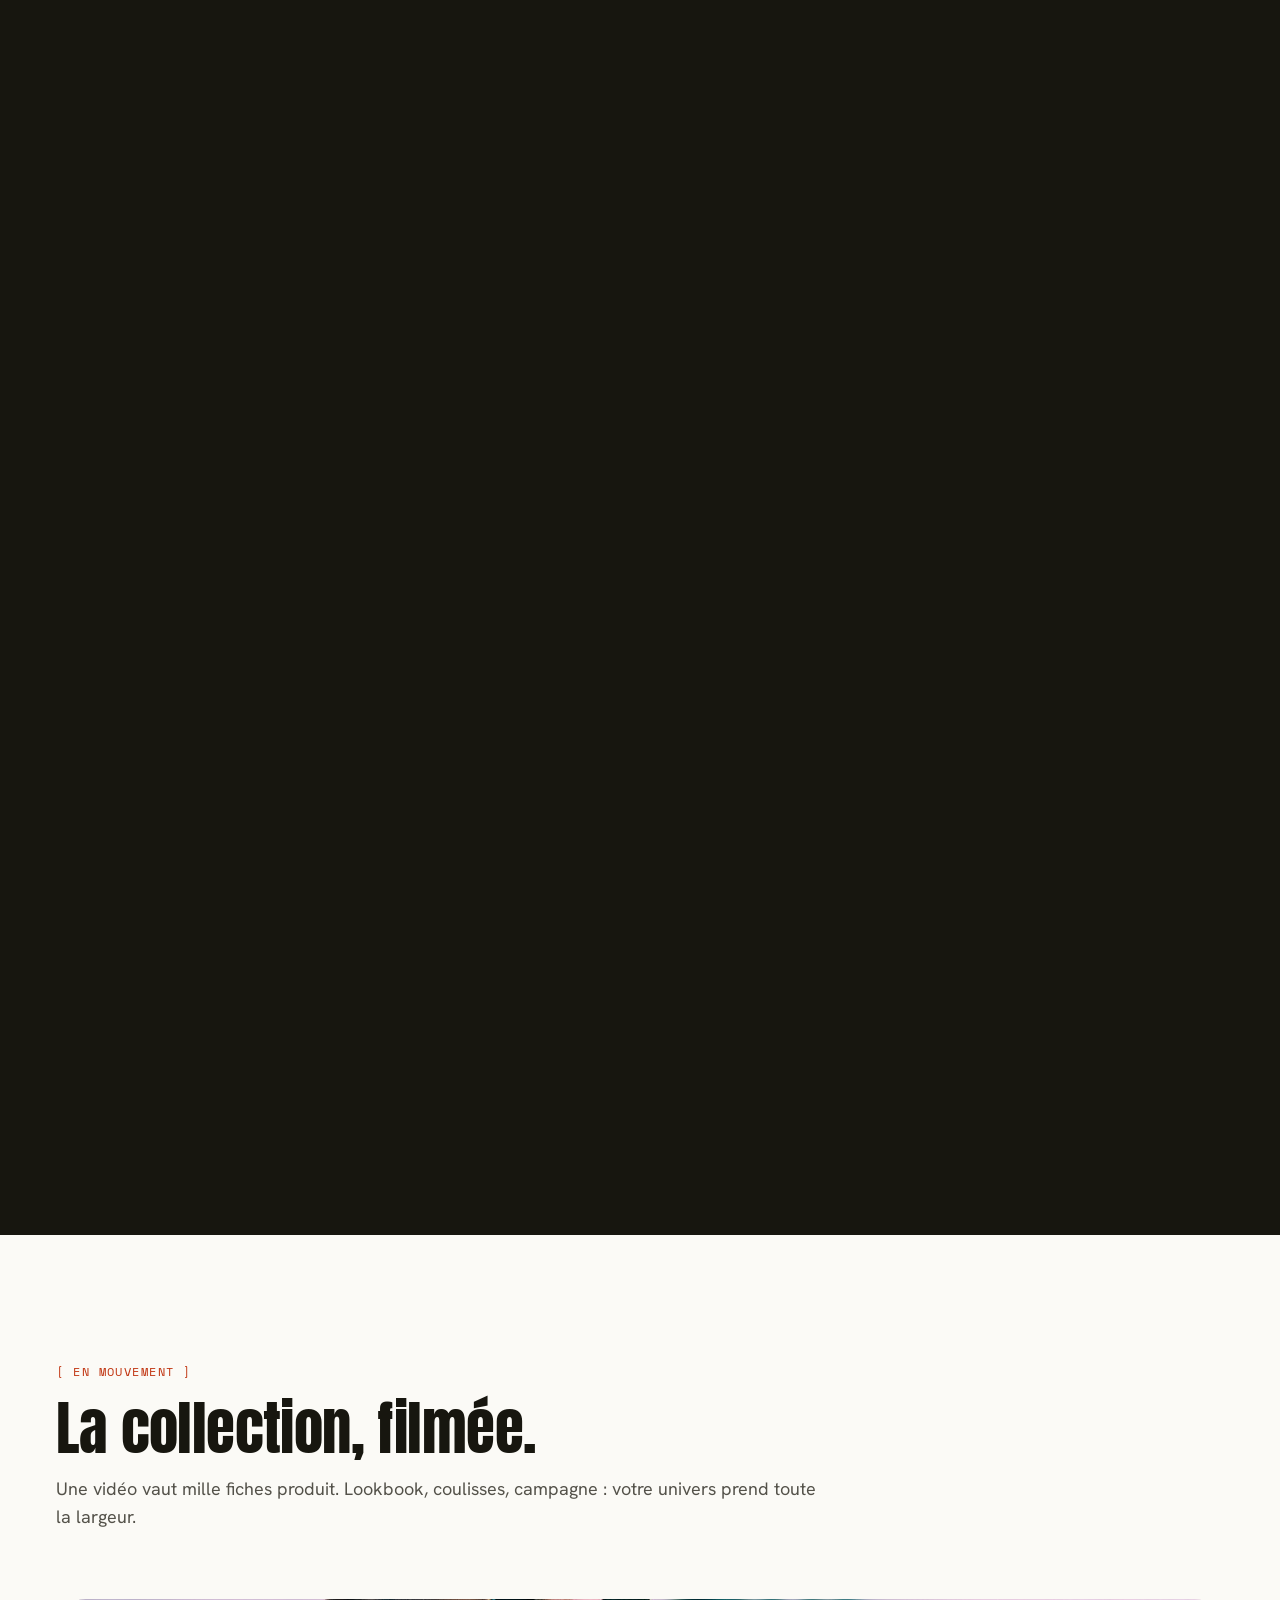
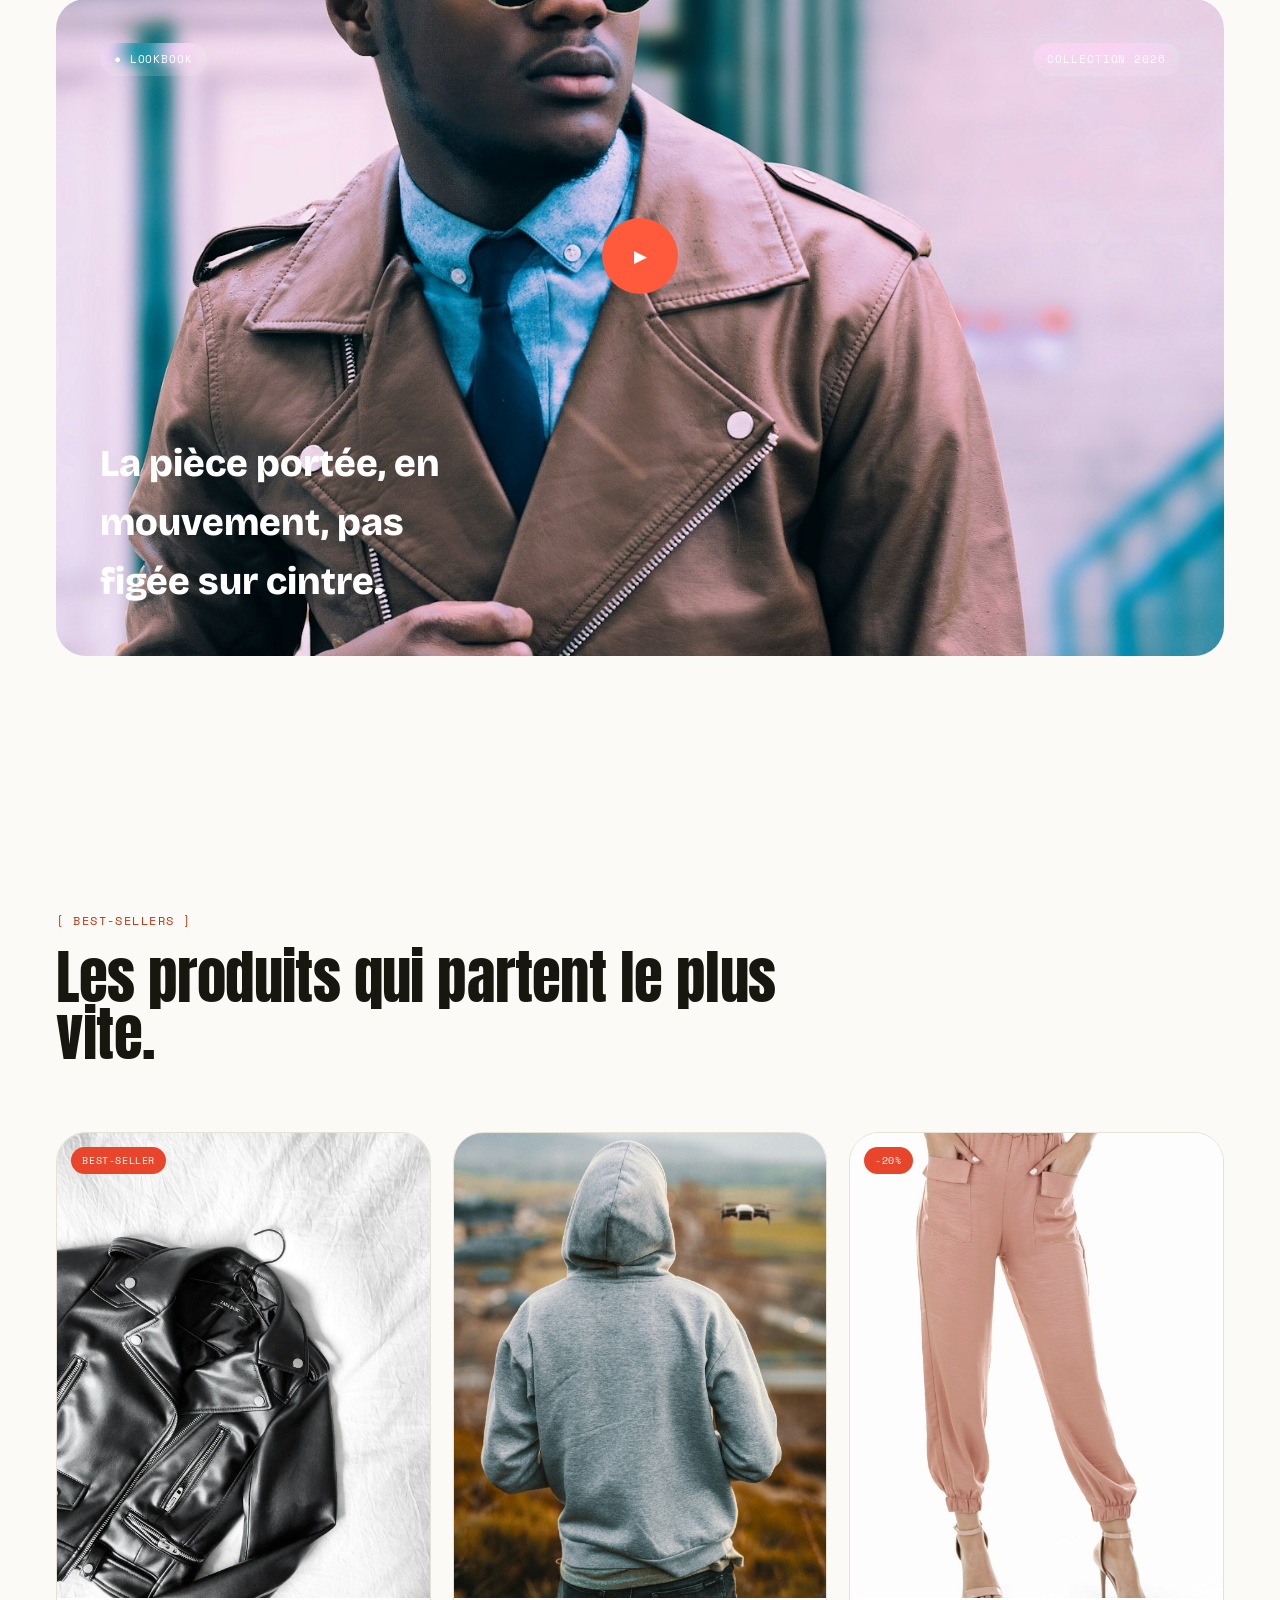
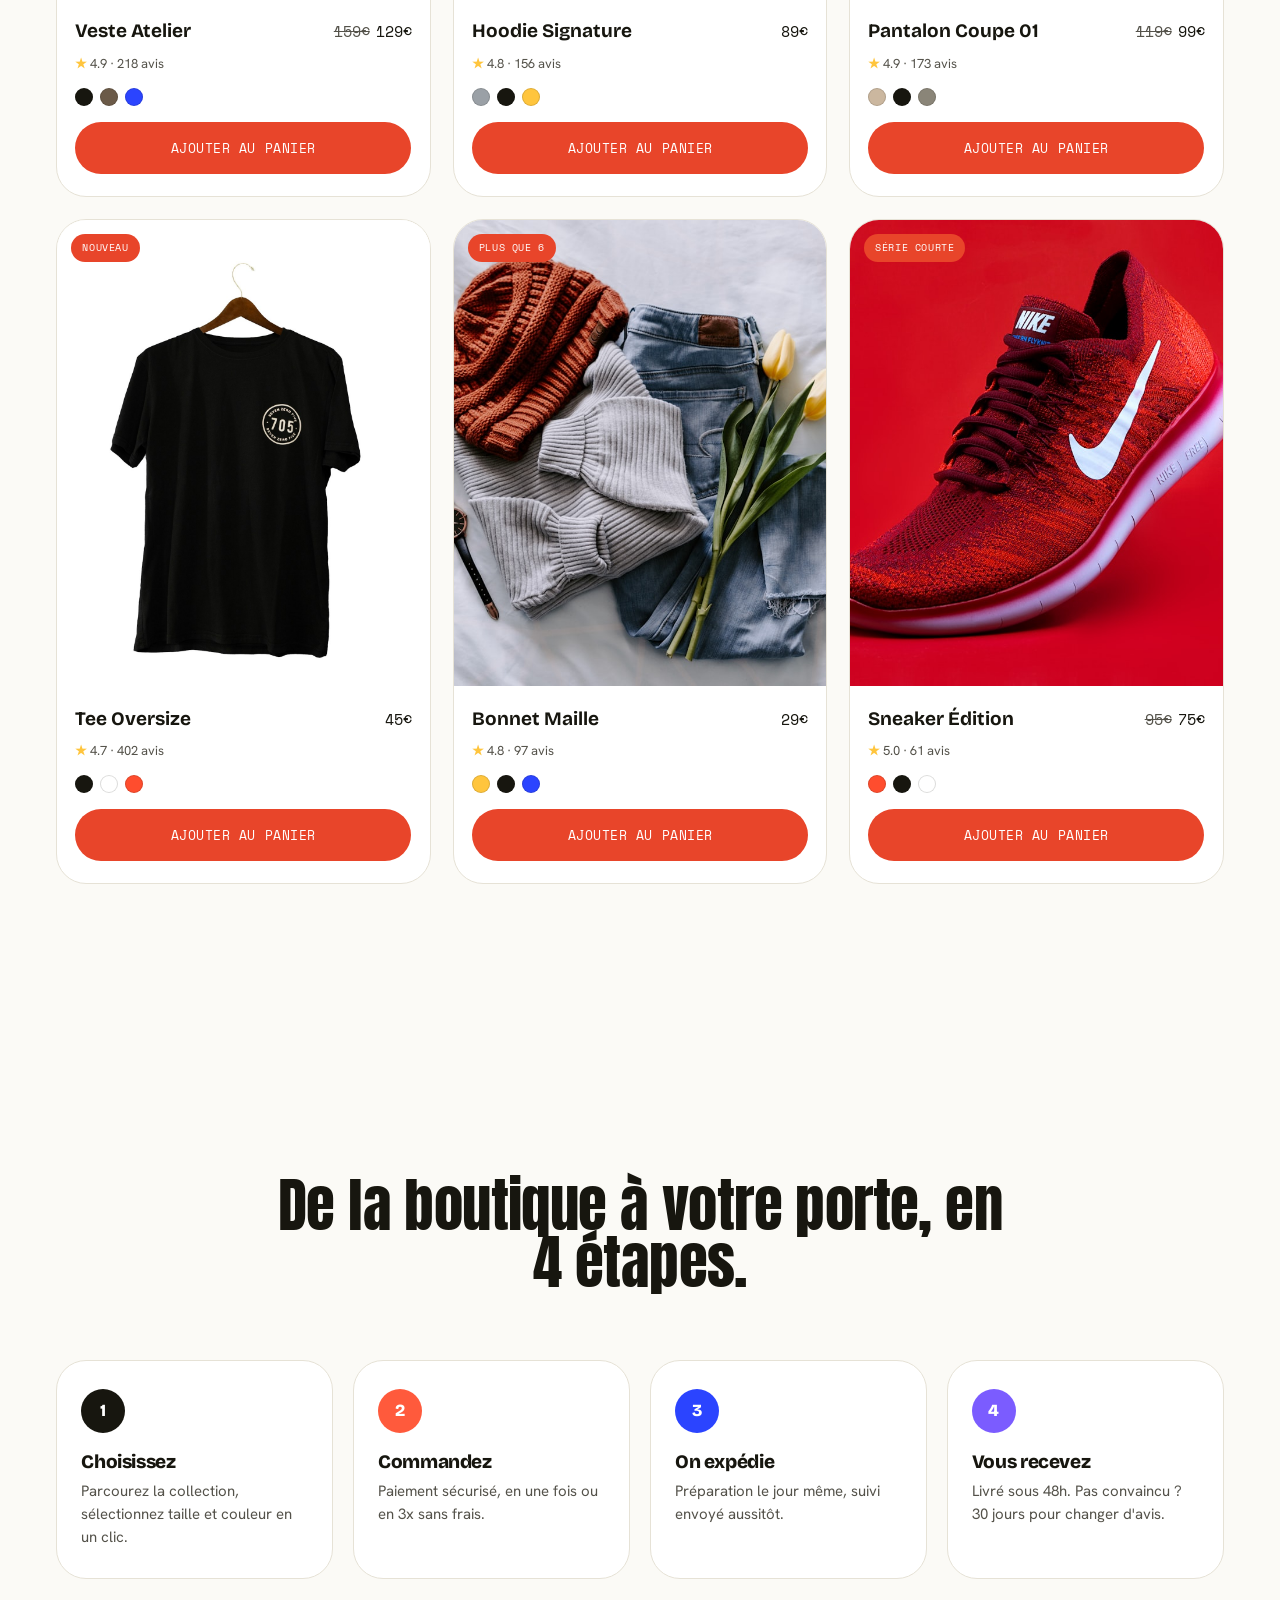
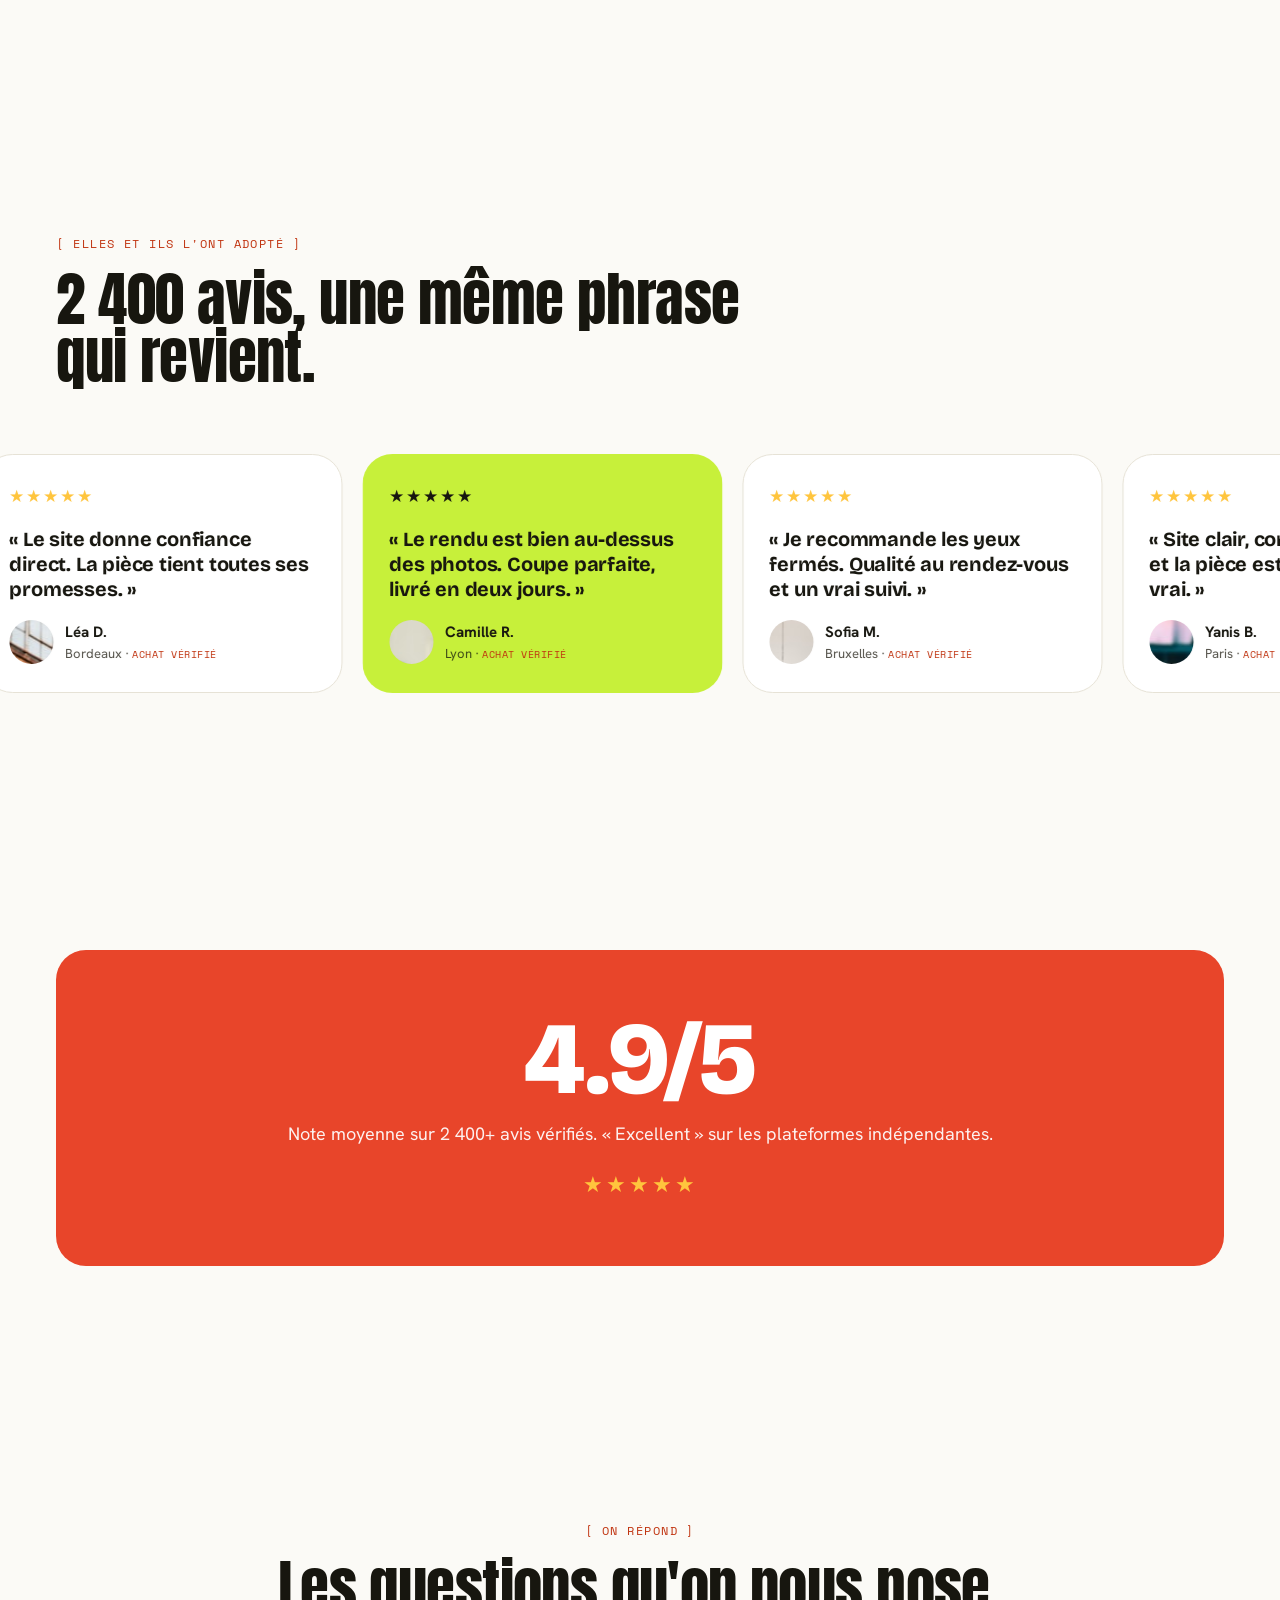
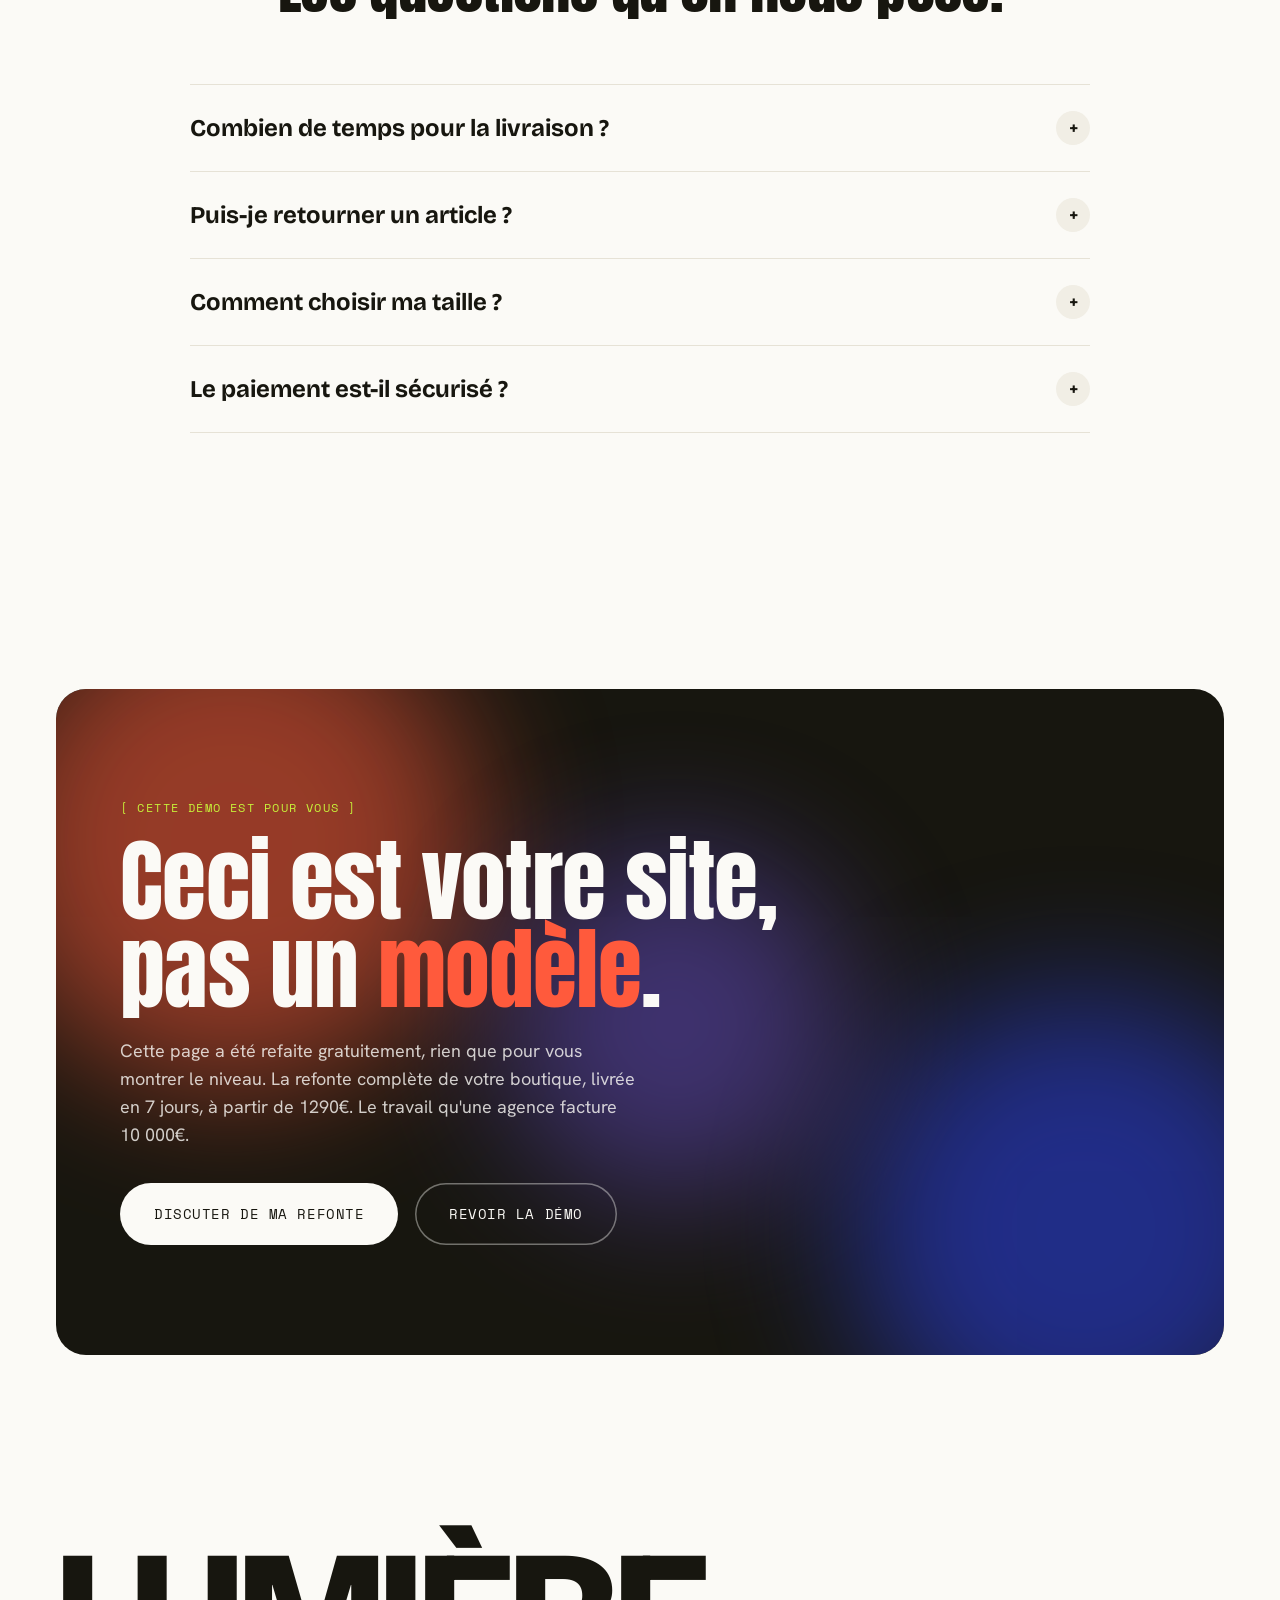
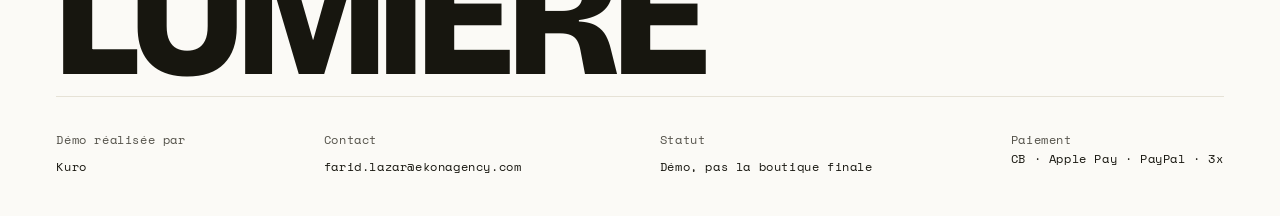
<file: preview-v3/index.html>
<!doctype html>
<html lang="fr" class="no-js">
<head>
<meta charset="utf-8">
<meta name="viewport" content="width=device-width, initial-scale=1">
<title>Lumière & Co · Démo</title>
<meta name="description" content="Démo premium personnalisée · Lumière & Co.">
<meta name="theme-color" content="#FBFAF6">
<meta property="og:type" content="website">
<meta property="og:title" content="Lumière & Co · Démo premium">
<meta property="og:description" content="Votre marque, enfin au niveau de vos ventes.">
<link rel="icon" href="data:image/svg+xml,%3Csvg xmlns='http://www.w3.org/2000/svg' viewBox='0 0 32 32'%3E%3Crect width='32' height='32' rx='8' fill='%23FF4D2E'/%3E%3Cpath d='M9 22 L16 9 L23 22 Z' fill='%23fff'/%3E%3C/svg%3E">
<script>document.documentElement.className="js";</script>
<link rel="stylesheet" href="fonts/fonts-local.css">
<link rel="stylesheet" href="styles.css">
</head>
<body>
<!-- ==== PERSO PROSPECT: Lumière & Co, farid.lazar@ekonagency.com, images assets/img/, couleur --brand ==== -->

<div class="cursor" aria-hidden="true"></div>
<div class="grain" aria-hidden="true"></div>

<div class="loader" id="loader" aria-hidden="true">
  <div class="loader__c"><span id="loaderCount">0</span></div>
  <div class="loader__l">Préparation de votre démo</div>
  <div class="loader__bar" id="loaderBar"></div>
</div>

<!-- PROMO BAR -->
<div class="promo" aria-hidden="true">
  <div class="promo__row" id="promoRow">
    <span>Livraison offerte dès 60€</span><span>Nouvelle collection en ligne</span><span>Retours 30 jours</span><span>Paiement en 3x</span>
    <span>Livraison offerte dès 60€</span><span>Nouvelle collection en ligne</span><span>Retours 30 jours</span><span>Paiement en 3x</span>
  </div>
</div>

<!-- NAV -->
<nav class="nav">
  <div class="nav__brand">
    <a class="nav__mark" href="#top" data-swap="logo">LUMIÈRE</a>
    <span class="nav__kicker">[ Est. 2026 ]</span>
  </div>
  <div class="nav__links">
    <a href="#pillars">Collections</a>
    <a href="#story">Nouveautés</a>
    <a href="#prods">Best-sellers</a>
    <a href="#faq">Livraison &amp; retours</a>
  </div>
  <a class="nav__cta" data-magnetic href="#prods">Voir la collection</a>
</nav>

<!-- HERO : dark cinematique (shader flow-gradient plein ecran + signature metal liquide + typo kinetic massive).
     Registre anubi/awwwards reconverti vente. Aucune sphere. -->
<header class="hero" id="top">
  <canvas class="hero__aura" id="heroAura" aria-hidden="true"></canvas>
  <canvas class="hero__sig" id="heroSig" aria-hidden="true"></canvas>
  <div class="hero__grid wrap">
    <div class="hero__top">
      <p class="hero__kicker" data-anim="rise">Collection 2026 · Série limitée</p>
      <div class="hero__rating" data-anim="rise" data-glass data-glass-radius="999">
        <span class="hero__stars" role="img" aria-label="Noté 4,9 sur 5">★★★★★</span>
        <b>4,9/5</b><span>2 400+ avis</span>
      </div>
    </div>
    <h1 class="hero__title" data-anim="rise">Le vestiaire<br>qui vous<br><span class="hero__accent">ressemble</span></h1>
    <div class="hero__foot">
      <p class="hero__sub" data-anim="rise">Séries limitées, matières sélectionnées, coupe étudiée. Livraison offerte dès 60€, retours gratuits 30 jours, paiement en 3x.</p>
      <div class="hero__cta" data-anim="rise">
        <a class="btn btn--lg" data-magnetic href="#prods"><span>Voir la collection</span></a>
        <a class="btn btn--ghost btn--lg" data-magnetic href="#story"><span>La marque</span></a>
      </div>
    </div>
  </div>
  <div class="hero__scroll" aria-hidden="true"><span>Scroll</span></div>
</header>

<!-- PRESS -->
<section class="press">
  <div class="wrap press__in">
    <span class="press__label">Vu dans</span>
    <div class="press__logos" data-anim="rise">
      <span>Vogue</span><span>GQ</span><span>Highsnobiety</span><span>ELLE</span><span>Hypebeast</span>
    </div>
  </div>
</section>

<!-- PILLARS -->
<section class="section wrap" id="pillars">
  <div class="section__head">
    <p class="section__k eyebrow" data-anim="rise">Trouvez votre style</p>
    <h2 class="section__h" data-anim="rise">Trois gammes, une même exigence.</h2>
  </div>
  <div class="pillars">
    <a class="pillar pillar--1" data-anim="rise" href="#prods">
      <span class="pillar__tag">Essentiels</span>
      <span class="pillar__from">Dès 39€</span>
      <h3 class="pillar__h">Le vestiaire de base</h3>
      <p class="pillar__p">Les pièces que vous portez chaque semaine. Coupe nette, matières qui tiennent lavage après lavage.</p>
      <span class="pillar__link">Explorer</span>
    </a>
    <a class="pillar pillar--2" data-anim="rise" href="#prods">
      <span class="pillar__tag">Série limitée</span>
      <span class="pillar__from">Dès 89€</span>
      <h3 class="pillar__h">Éditions courtes</h3>
      <p class="pillar__p">Produites en petite quantité. Une fois épuisées, elles ne reviennent pas.</p>
      <span class="pillar__link">Explorer</span>
    </a>
    <a class="pillar pillar--3" data-anim="rise" href="#prods">
      <span class="pillar__tag">Accessoires</span>
      <span class="pillar__from">Dès 19€</span>
      <h3 class="pillar__h">Les finitions</h3>
      <p class="pillar__p">Les détails qui changent une tenue. Pensés pour se combiner à toute la gamme.</p>
      <span class="pillar__link">Explorer</span>
    </a>
  </div>
</section>

<!-- BENEFITS -->
<section class="section wrap">
  <div class="section__head">
    <p class="section__k eyebrow" data-anim="rise">Zéro mauvaise surprise</p>
    <h2 class="section__h" data-anim="rise">Quatre raisons de commander l'esprit tranquille.</h2>
  </div>
  <div class="benefits">
    <div class="benefit" data-anim="rise"><h3 class="benefit__h">La bonne taille du premier coup</h3><p class="benefit__p">Guide des tailles précis et mensurations pièce par pièce. Vous commandez juste, vous renvoyez moins.</p></div>
    <div class="benefit" data-anim="rise"><h3 class="benefit__h">Livré en 48h, suivi en temps réel</h3><p class="benefit__p">Expédition le jour même avant 15h, numéro de suivi immédiat, livraison offerte dès 60€.</p></div>
    <div class="benefit" data-anim="rise"><h3 class="benefit__h">Retours gratuits 30 jours</h3><p class="benefit__p">La pièce ne tombe pas comme prévu ? Renvoi gratuit, sans justification, remboursement sous 3 jours.</p></div>
    <div class="benefit" data-anim="rise"><h3 class="benefit__h">Un humain vous répond</h3><p class="benefit__p">Une hésitation avant d'acheter ? Réponse le jour même, par une vraie personne, pas un robot.</p></div>
  </div>
</section>

<!-- STATS -->
<section class="section wrap">
  <div class="stats">
    <div class="stats__grid">
      <div data-anim="rise"><div class="stat__v" data-count="98" data-suffix="%">0</div><div class="stat__l">clients qui recommandent</div></div>
      <div data-anim="rise"><div class="stat__v" data-count="48" data-suffix="h">0</div><div class="stat__l">délai de livraison moyen</div></div>
      <div data-anim="rise"><div class="stat__v" data-count="12" data-suffix="k+">0</div><div class="stat__l">commandes cette année</div></div>
      <div data-anim="rise"><div class="stat__v" data-count="4.9" data-decimals="1" data-suffix="/5">0</div><div class="stat__l">note moyenne vérifiée</div></div>
    </div>
  </div>
</section>

<!-- STORY · scrollytelling 3D -->
<section class="story" id="story">
  <div class="story__pin" id="storyPin">
    <div class="story__bgword" data-float="0.3" aria-hidden="true">SAVOIR-FAIRE</div>
    <div class="story__copy">
      <p class="story__k">Le savoir-faire</p>
      <div class="story__steps">
        <h2 class="story__h">
          <span class="story__step">La matière.</span>
          <span class="story__step">La coupe.</span>
          <span class="story__step">Les finitions.</span>
          <span class="story__step">La vôtre.</span>
        </h2>
      </div>
      <p class="story__p">Scrollez : chaque pièce se dévoile en profondeur, du tissu au dernier détail.</p>
    </div>
    <div class="story__stage" id="storyStage">
      <figure class="story__card"><img src="assets/img/fashion-atelier.jpg" alt="Étape 01, sélection de la matière"><figcaption class="story__cap">Étape 01 · Sélectionner</figcaption></figure>
      <figure class="story__card"><img src="assets/img/fashion-coupe.jpg" alt="Étape 02, coupe"><figcaption class="story__cap">Étape 02 · Couper</figcaption></figure>
      <figure class="story__card"><img src="assets/img/fashion-details.jpg" alt="Étape 03, assemblage des finitions"><figcaption class="story__cap">Étape 03 · Assembler</figcaption></figure>
      <figure class="story__card"><img src="assets/img/fashion-piece.jpg" alt="Étape 04, la pièce finie"><figcaption class="story__cap">Étape 04 · Finir</figcaption></figure>
    </div>
  </div>
</section>

<!-- VIDEO -->
<section class="section wrap">
  <div class="section__head">
    <p class="section__k eyebrow" data-anim="rise">En mouvement</p>
    <h2 class="section__h" data-anim="rise">La collection, filmée.</h2>
    <p class="section__p" data-anim="rise">Une vidéo vaut mille fiches produit. Lookbook, coulisses, campagne : votre univers prend toute la largeur.</p>
  </div>
  <div class="video" data-anim="rise">
    <img class="imgcover" src="assets/img/video-poster.jpg" alt="Lookbook de la collection">
    <div class="video__ov">
      <div class="top">
        <span class="video__badge" data-glass data-glass-radius="999">● Lookbook</span>
        <span class="video__badge" data-glass data-glass-radius="999">Collection 2026</span>
      </div>
      <div class="video__play" aria-hidden="true">▶</div>
      <div class="video__cap">La pièce portée, en mouvement, pas figée sur cintre.</div>
    </div>
  </div>
  <!-- PROD (invisible visiteur) : zone vidéo a remplacer par la video du prospect (campagne, reseaux, lookbook). -->

</section>

<!-- PRODUCTS -->
<section class="section wrap" id="prods">
  <div class="section__head">
    <p class="section__k eyebrow" data-anim="rise">Best-sellers</p>
    <h2 class="section__h" data-anim="rise">Les produits qui partent le plus vite.</h2>
  </div>
  <div class="prods" id="prodGrid"></div>
</section>

<!-- STEPS -->
<section class="section wrap" id="steps">
  <div class="section__head section__head--center">
    <p class="section__k eyebrow" data-anim="rise">Comment ça marche</p>
    <h2 class="section__h" data-anim="rise">De la boutique à votre porte, en 4 étapes.</h2>
  </div>
  <div class="steps">
    <div class="step" data-anim="rise"><div class="step__n">1</div><h3 class="step__h">Choisissez</h3><p class="step__p">Parcourez la collection, sélectionnez taille et couleur en un clic.</p></div>
    <div class="step" data-anim="rise"><div class="step__n">2</div><h3 class="step__h">Commandez</h3><p class="step__p">Paiement sécurisé, en une fois ou en 3x sans frais.</p></div>
    <div class="step" data-anim="rise"><div class="step__n">3</div><h3 class="step__h">On expédie</h3><p class="step__p">Préparation le jour même, suivi envoyé aussitôt.</p></div>
    <div class="step" data-anim="rise"><div class="step__n">4</div><h3 class="step__h">Vous recevez</h3><p class="step__p">Livré sous 48h. Pas convaincu ? 30 jours pour changer d'avis.</p></div>
  </div>
</section>

<!-- TESTIMONIALS -->
<section class="section wrap">
  <div class="section__head">
    <p class="section__k eyebrow" data-anim="rise">Elles et ils l'ont adopté</p>
    <h2 class="section__h" data-anim="rise">2 400 avis, une même phrase qui revient.</h2>
  </div>
  <div class="treel" id="treel"><div class="treel__track" id="treelTrack"></div></div>
  <!-- PROD (invisible visiteur) : avis d'exemple, a remplacer par les vrais avis du prospect (jamais inventes). -->

</section>

<!-- BIG PROOF -->
<section class="section wrap">
  <div class="bigproof" data-anim="rise">
    <div class="bigproof__v"><span data-count="4.9" data-decimals="1">0</span>/5</div>
    <p class="bigproof__p">Note moyenne sur 2 400+ avis vérifiés. « Excellent » sur les plateformes indépendantes.</p>
    <div class="bigproof__stars" role="img" aria-label="Noté 4,9 sur 5">★★★★★</div>
  </div>
</section>

<!-- FAQ -->
<section class="section wrap" id="faq">
  <div class="section__head section__head--center">
    <p class="section__k eyebrow" data-anim="rise">On répond</p>
    <h2 class="section__h" data-anim="rise">Les questions qu'on nous pose.</h2>
  </div>
  <div class="faq">
    <div class="faq__item"><button class="faq__q">Combien de temps pour la livraison ?<span class="faq__ico">+</span></button><div class="faq__a"><p>Préparation le jour même pour toute commande passée avant 15h. Livraison suivie sous 48h en moyenne, offerte dès 60€ d'achat.</p></div></div>
    <div class="faq__item"><button class="faq__q">Puis-je retourner un article ?<span class="faq__ico">+</span></button><div class="faq__a"><p>Oui, 30 jours pour changer d'avis, sans justification. Remboursement dès réception du retour, généralement sous 3 jours ouvrés.</p></div></div>
    <div class="faq__item"><button class="faq__q">Comment choisir ma taille ?<span class="faq__ico">+</span></button><div class="faq__a"><p>Chaque fiche produit affiche un guide des tailles détaillé, avec les mensurations exactes de la pièce. En cas de doute entre deux tailles, notre équipe vous conseille le jour même.</p></div></div>
    <div class="faq__item"><button class="faq__q">Le paiement est-il sécurisé ?<span class="faq__ico">+</span></button><div class="faq__a"><p>Paiement 100% sécurisé (CB, Apple Pay, PayPal) et possibilité de régler en 3x sans frais dès 100€.</p></div></div>
  </div>
</section>

<!-- CLOSING -->
<section class="section wrap" id="closing">
  <div class="closing">
    <div class="closing__glow" aria-hidden="true"><span class="g1"></span><span class="g2"></span><span class="g3"></span></div>
    <div class="closing__in">
      <p class="closing__k eyebrow" style="color:var(--lime)" data-anim="rise">Cette démo est pour vous</p>
      <h2 class="closing__h" data-anim="rise">Ceci est votre site, pas un <em>modèle</em>.</h2>
      <p class="closing__p" data-anim="rise">Cette page a été refaite gratuitement, rien que pour vous montrer le niveau. La refonte complète de votre boutique, livrée en 7&nbsp;jours, à partir de 1290€. Le travail qu'une agence facture 10&nbsp;000€.</p>
      <div class="closing__cta" data-anim="rise">
        <a class="btn btn--ink btn--lg" data-magnetic href="mailto:farid.lazar@ekonagency.com"><span>Discuter de ma refonte</span></a>
        <a class="btn btn--out btn--lg" data-magnetic href="#prods" style="box-shadow:inset 0 0 0 1.5px rgba(251,250,246,.4); color:var(--paper)"><span>Revoir la démo</span></a>
      </div>
    </div>
  </div>
</section>

<!-- FOOTER -->
<footer class="footer wrap">
  <div class="footer__mark" data-swap="logo-big">LUMIÈRE</div>
  <div class="footer__grid">
    <div class="footer__col">Démo réalisée par<br><a href="mailto:farid.lazar@ekonagency.com">Kuro</a></div>
    <div class="footer__col">Contact<br><a href="mailto:farid.lazar@ekonagency.com">farid.lazar@ekonagency.com</a></div>
    <div class="footer__col">Statut<br><a href="#top">Démo, pas la boutique finale</a></div>
    <div class="footer__col">Paiement<br><span style="color:var(--ink)">CB · Apple Pay · PayPal · 3x</span></div>
  </div>
</footer>

<script src="lib/lenis.min.js"></script>
<script src="lib/gsap.min.js"></script>
<script src="lib/ScrollTrigger.min.js"></script>
<script src="lib/three.min.js"></script>
<style id="brandvars">:root{--brand:#FF5A3C;--cta:#E8452A;--brand-d:#C0330F}</style>
<script src="app.js"></script>
</body>
</html>
</file>
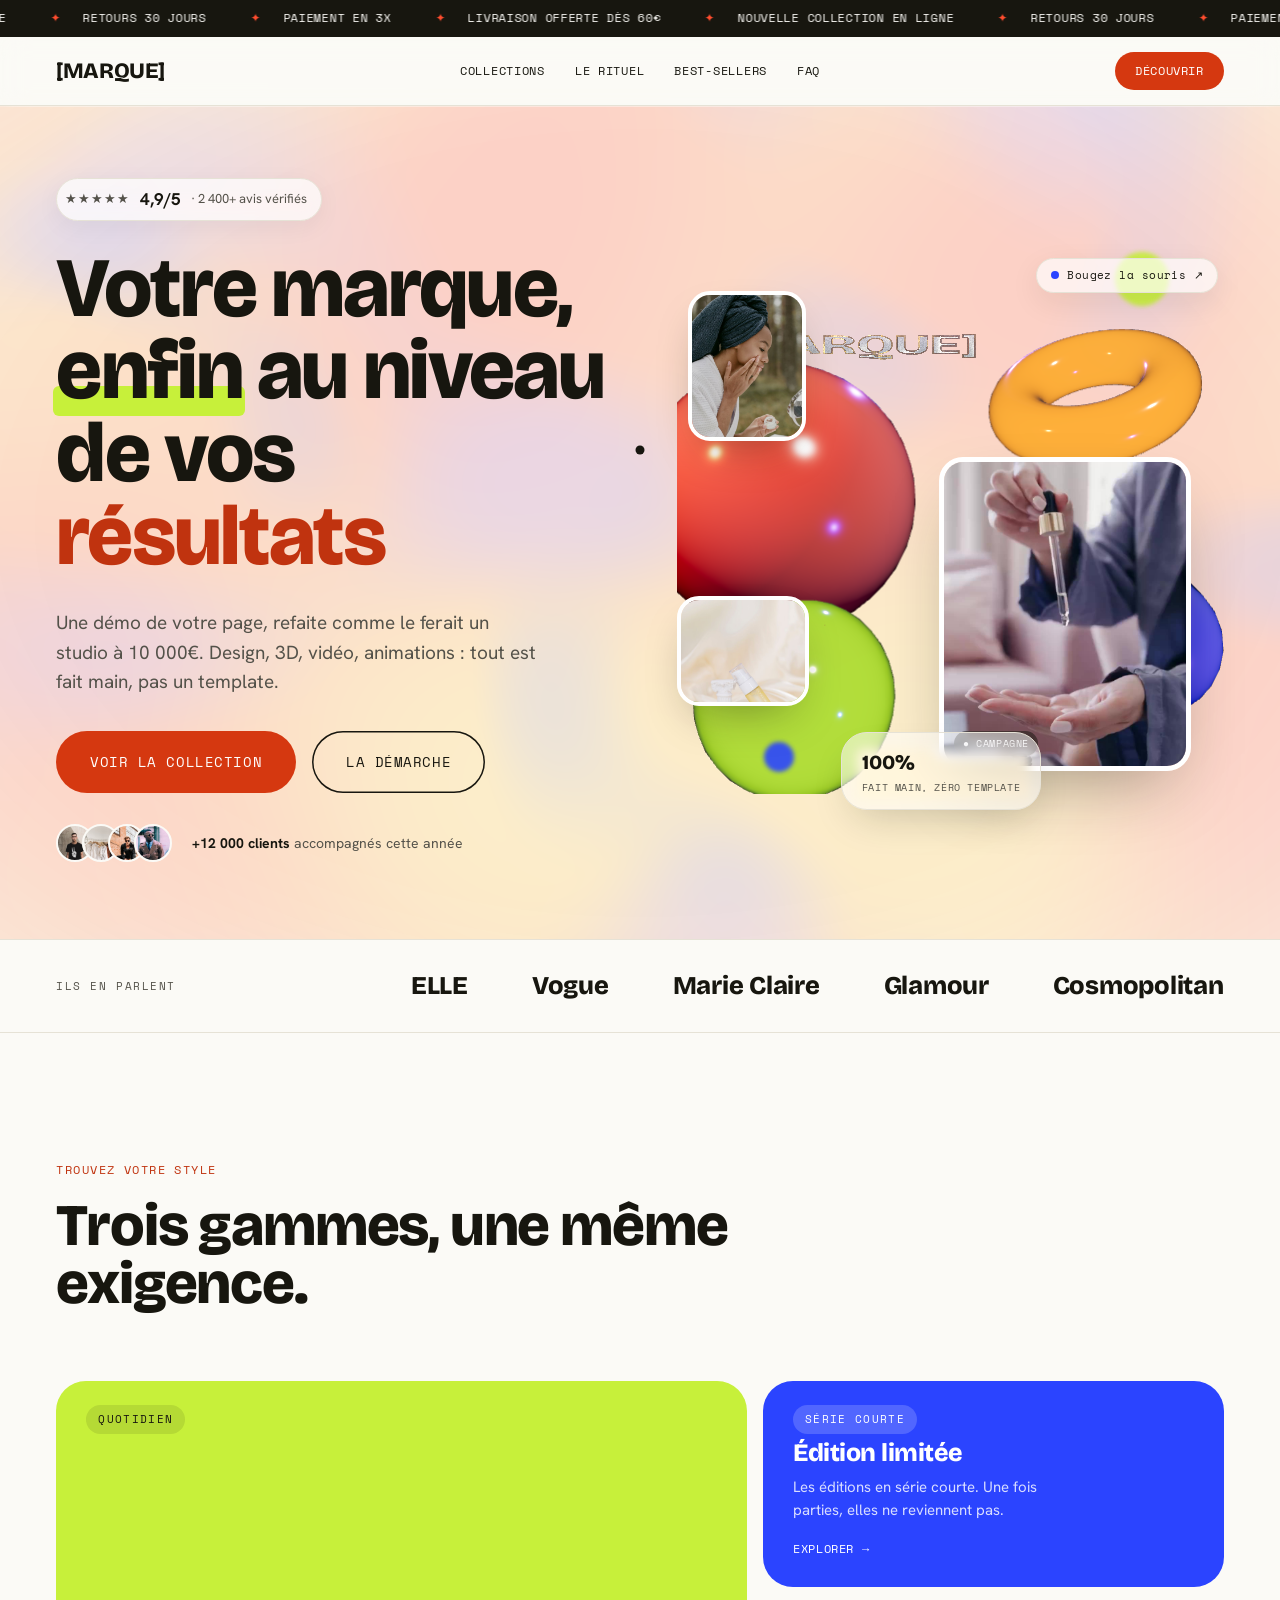
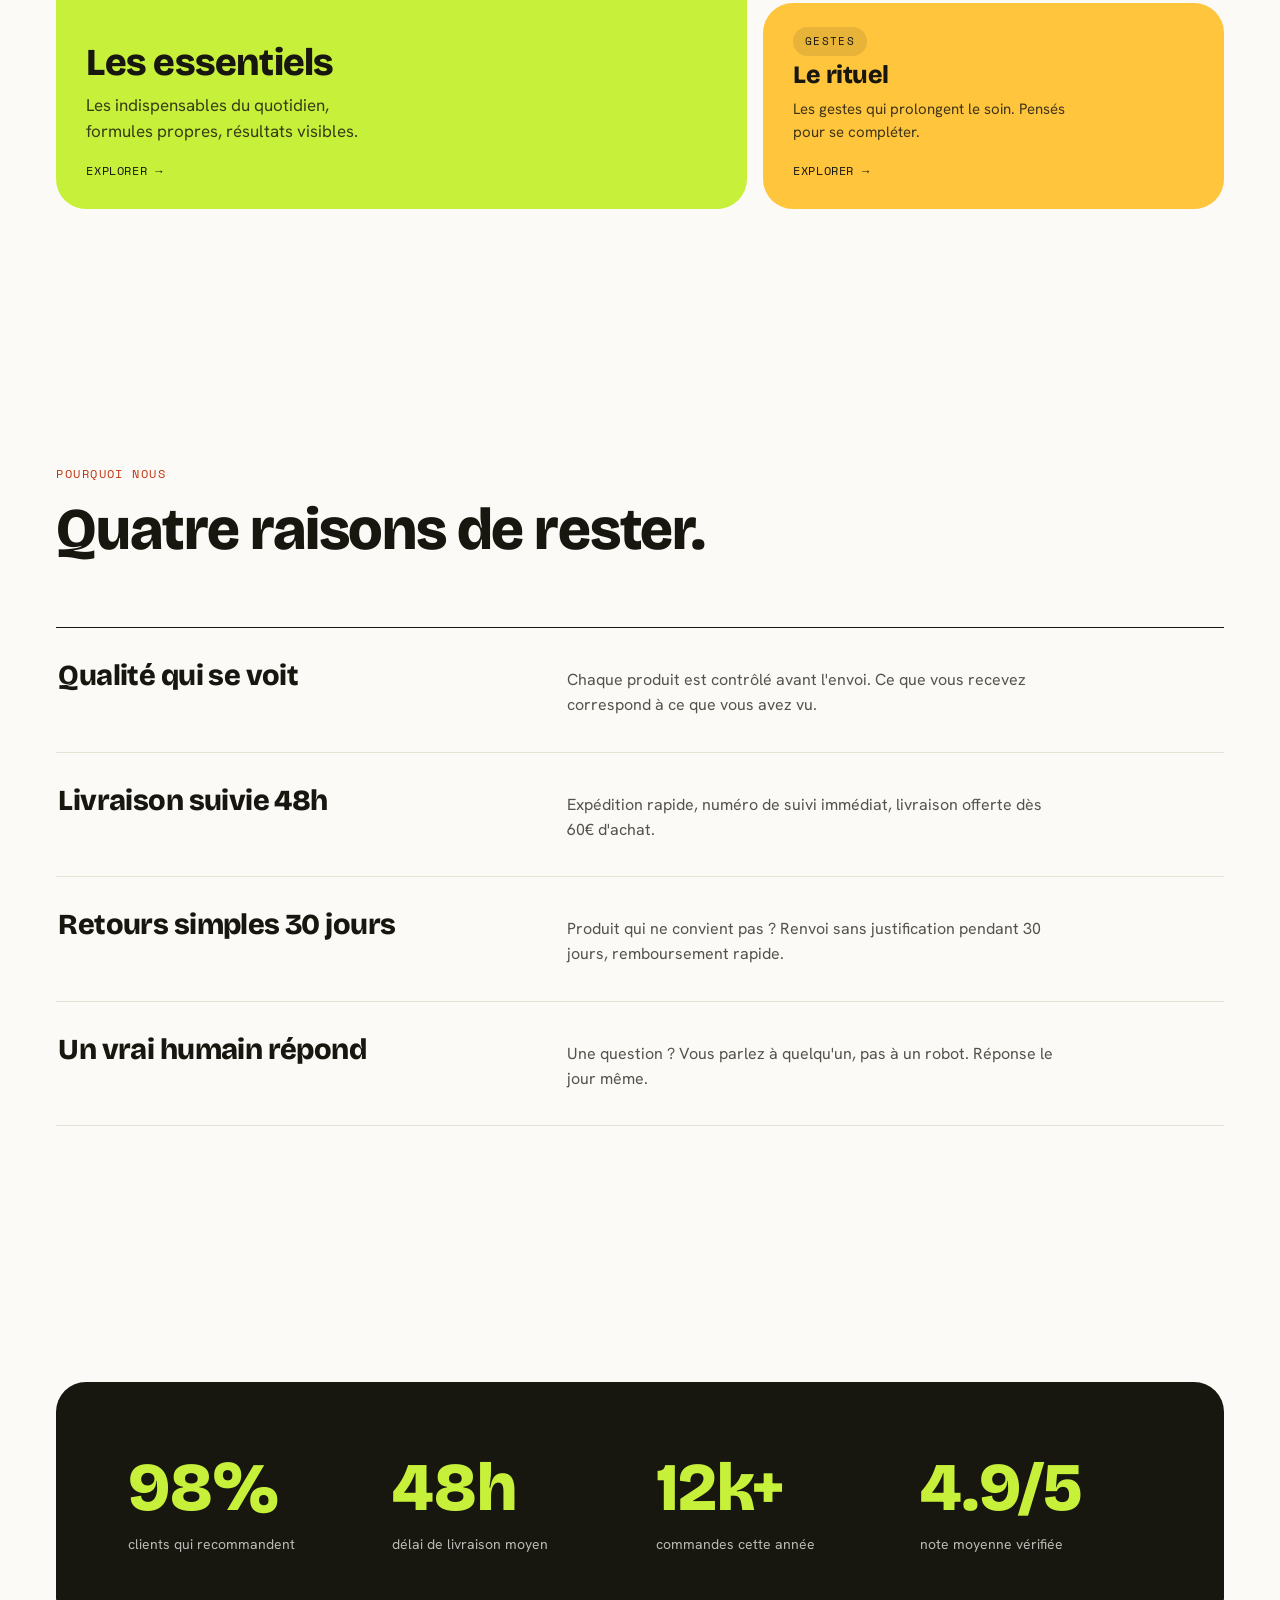
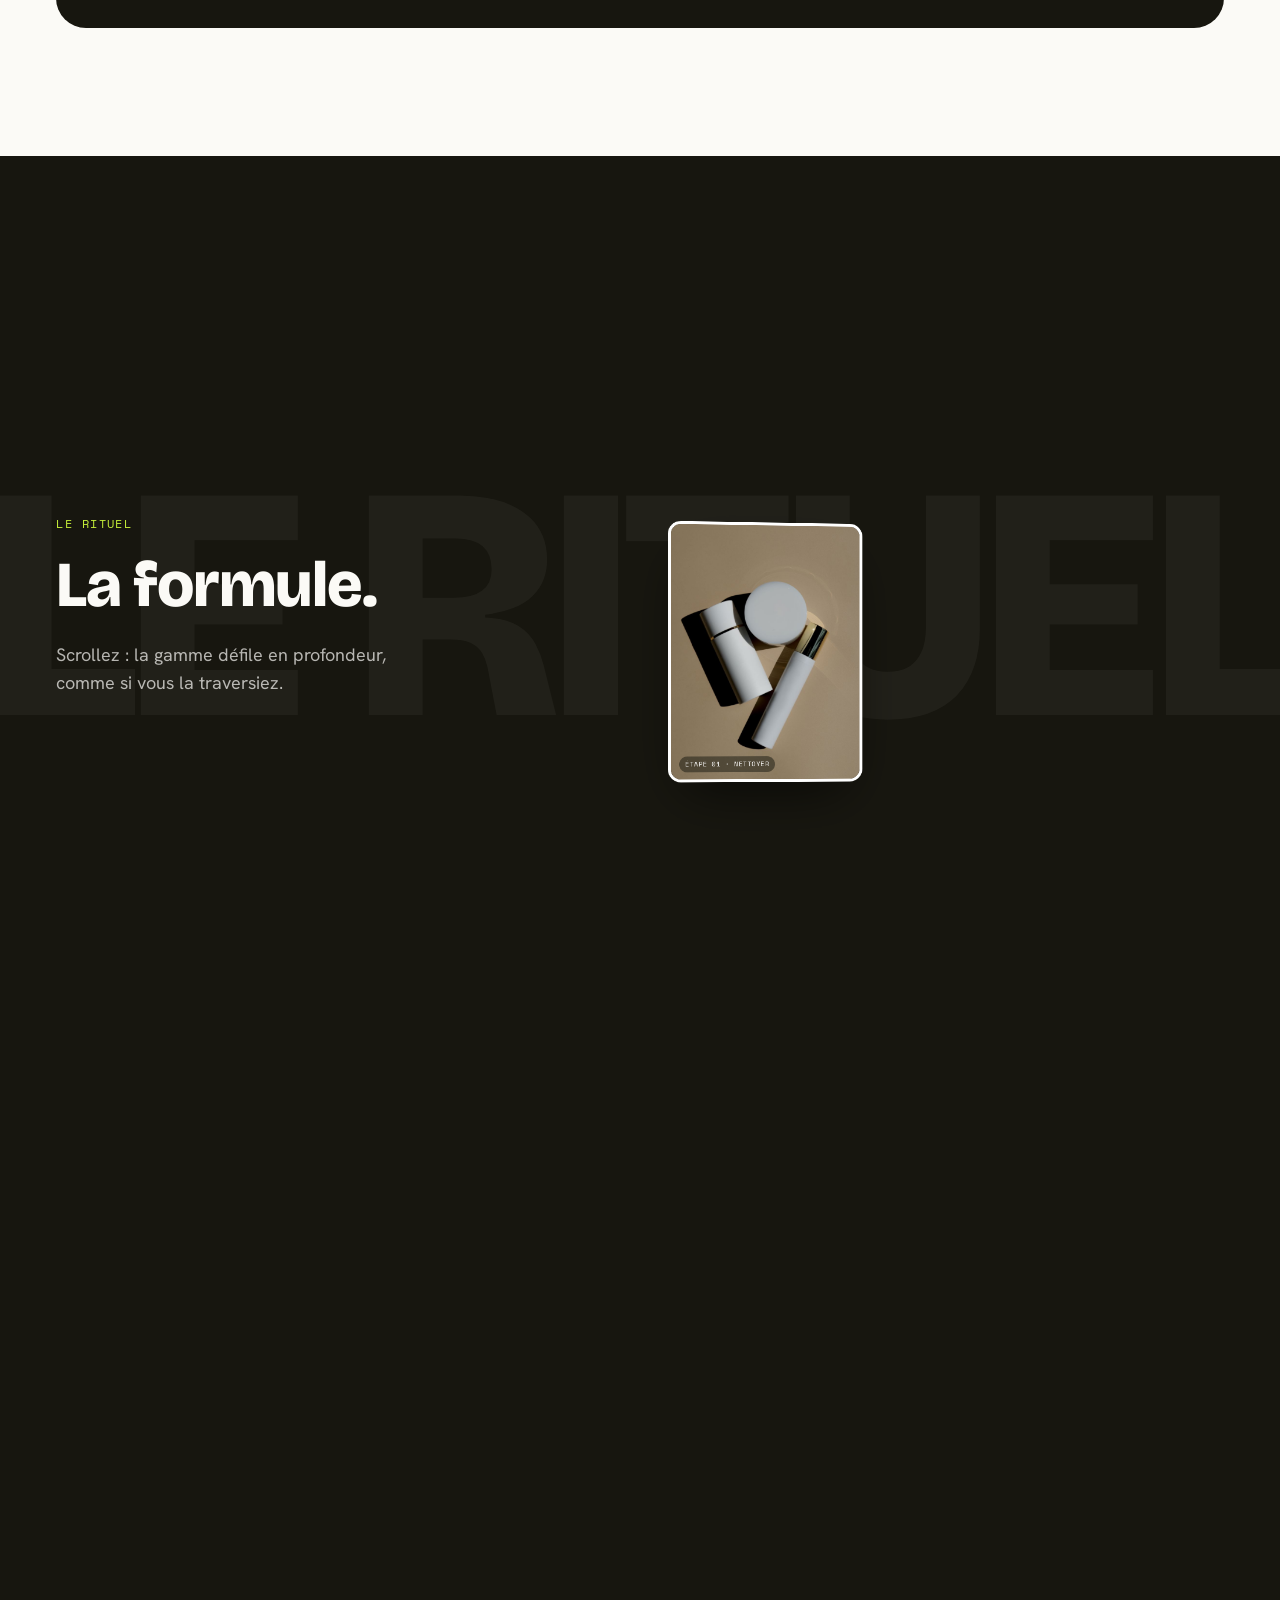
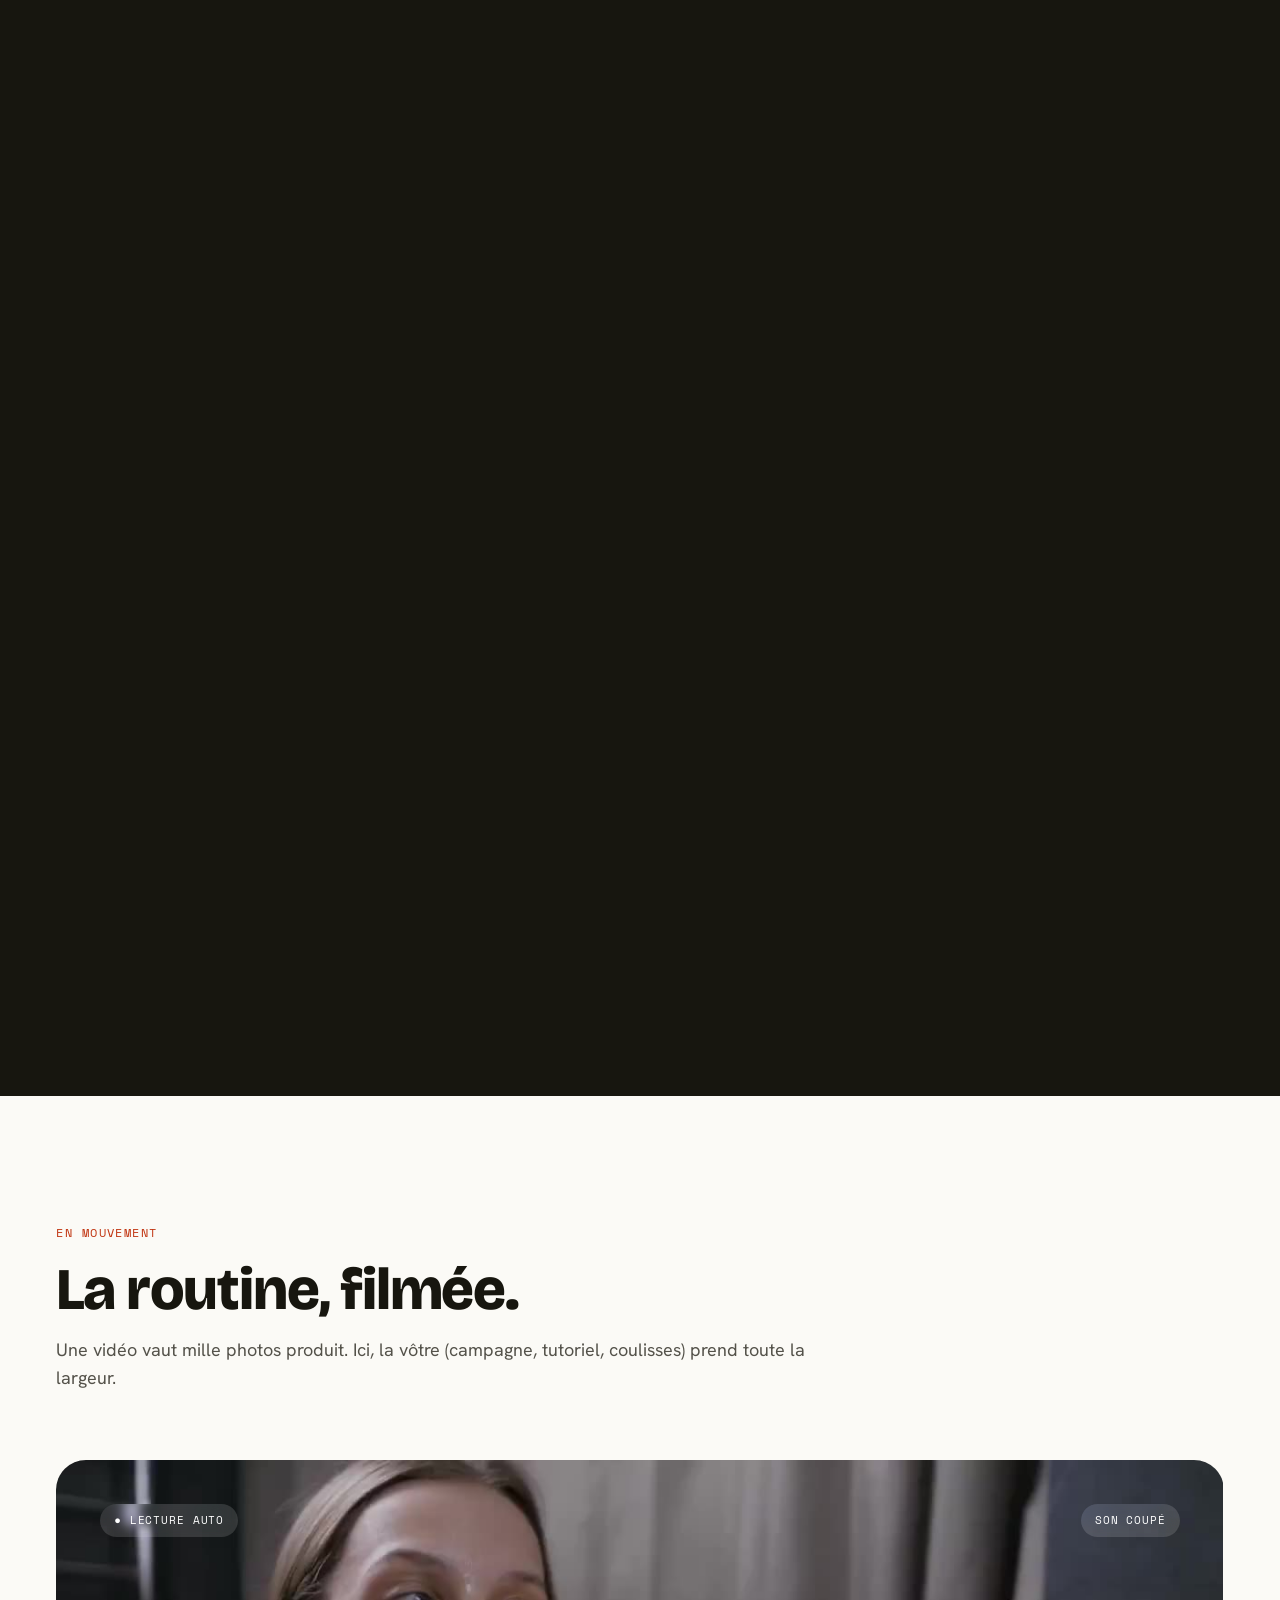
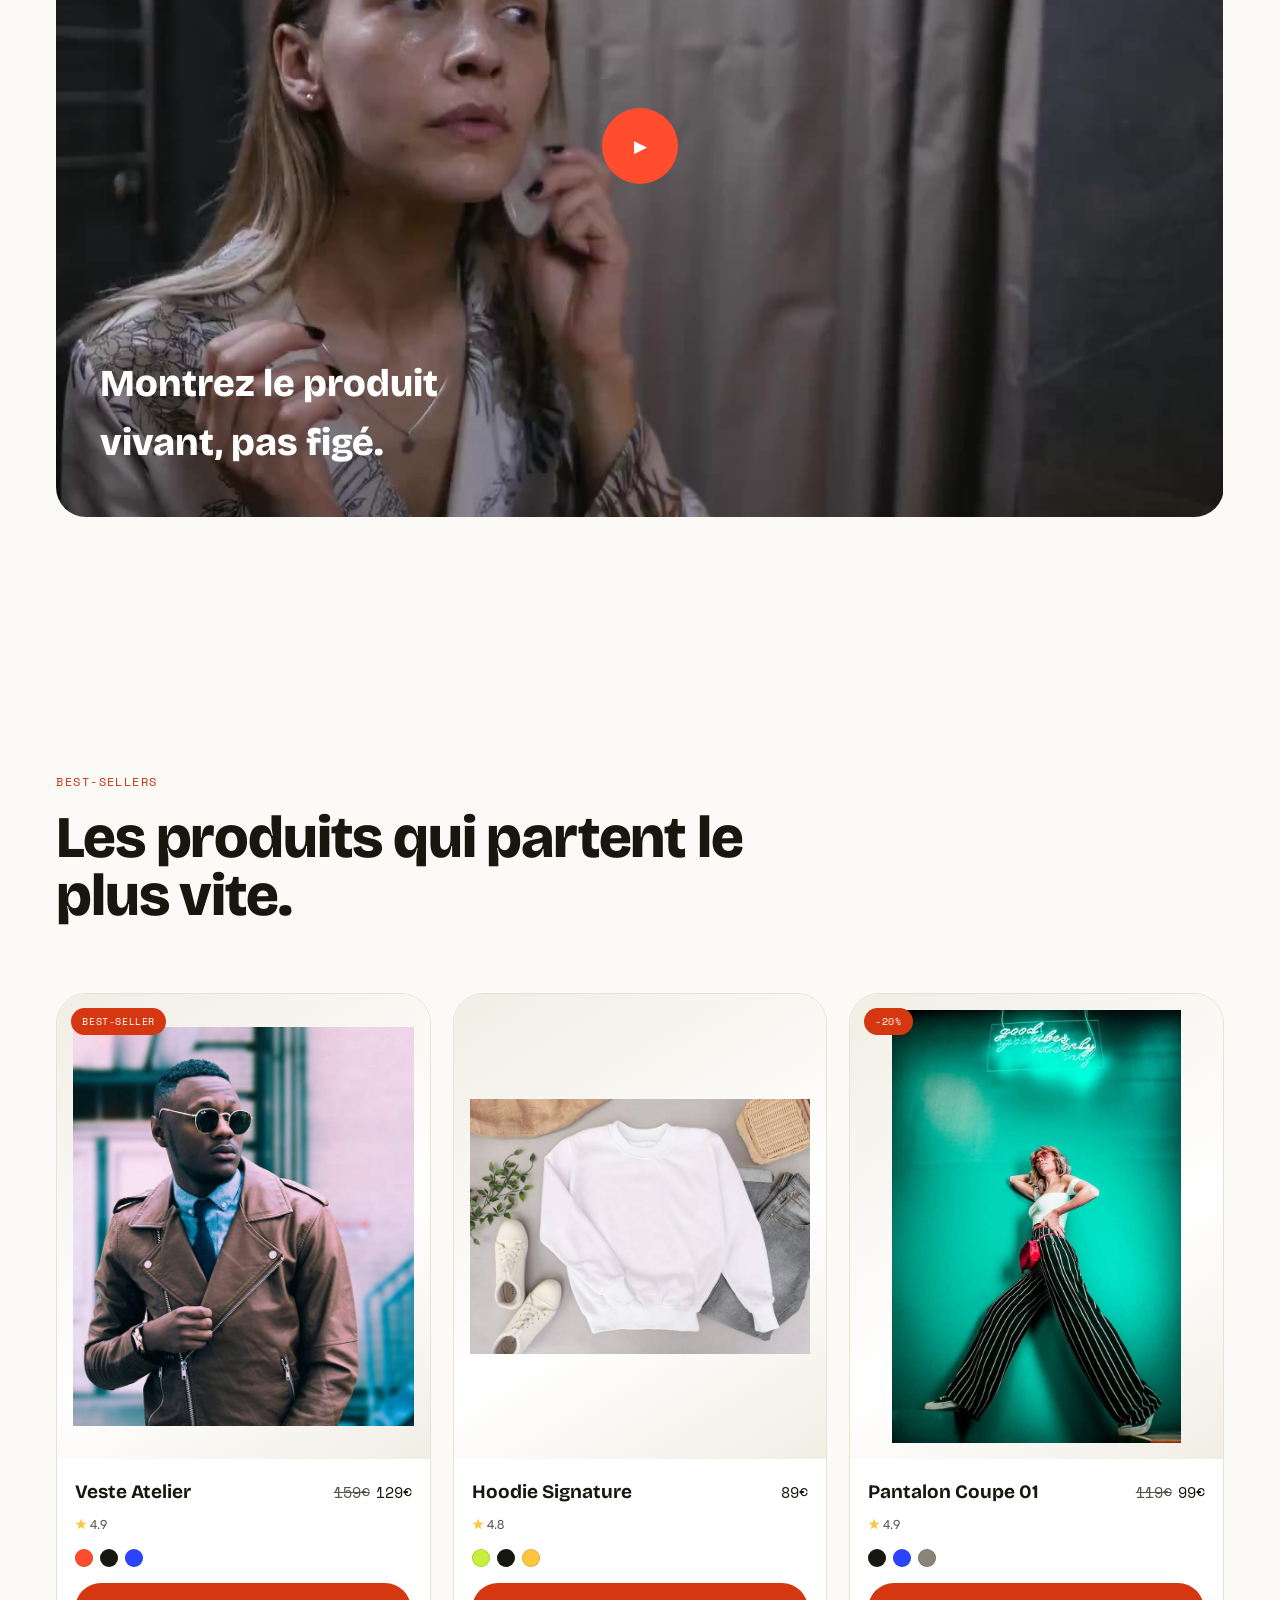
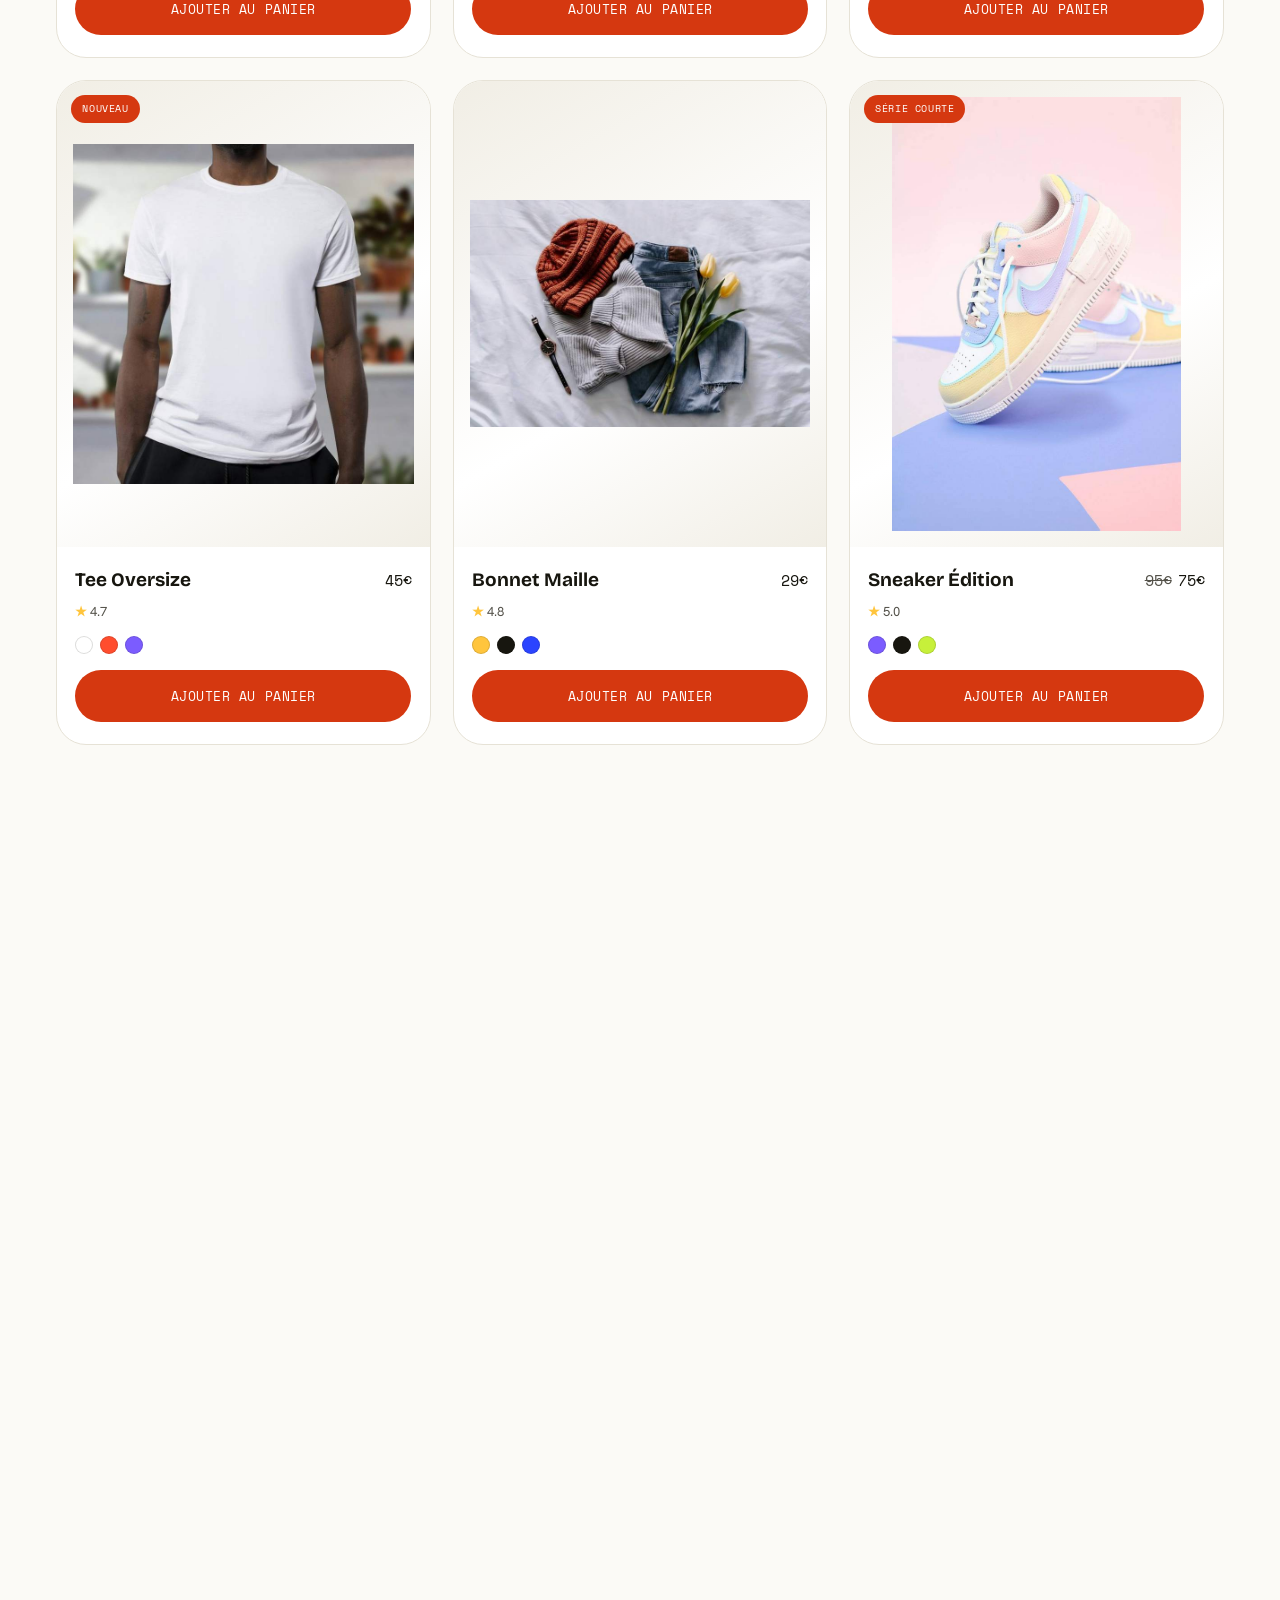
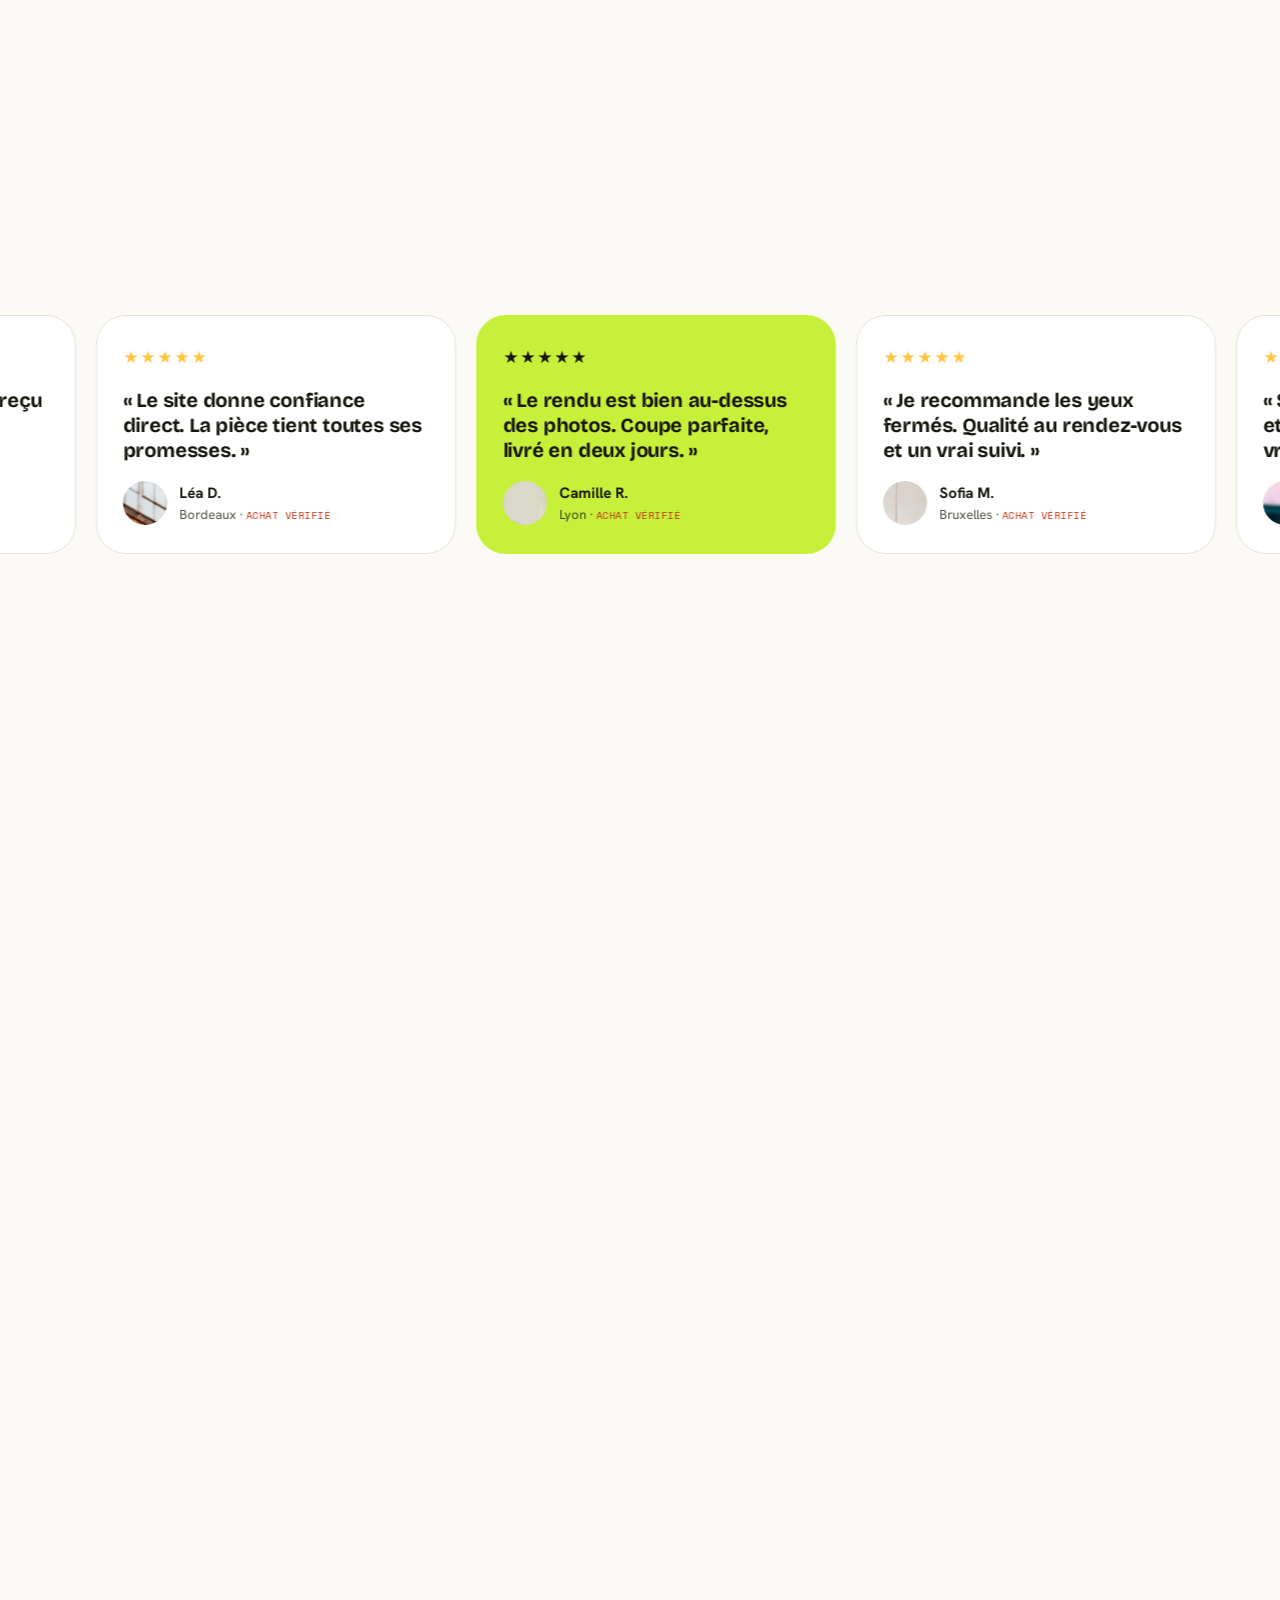
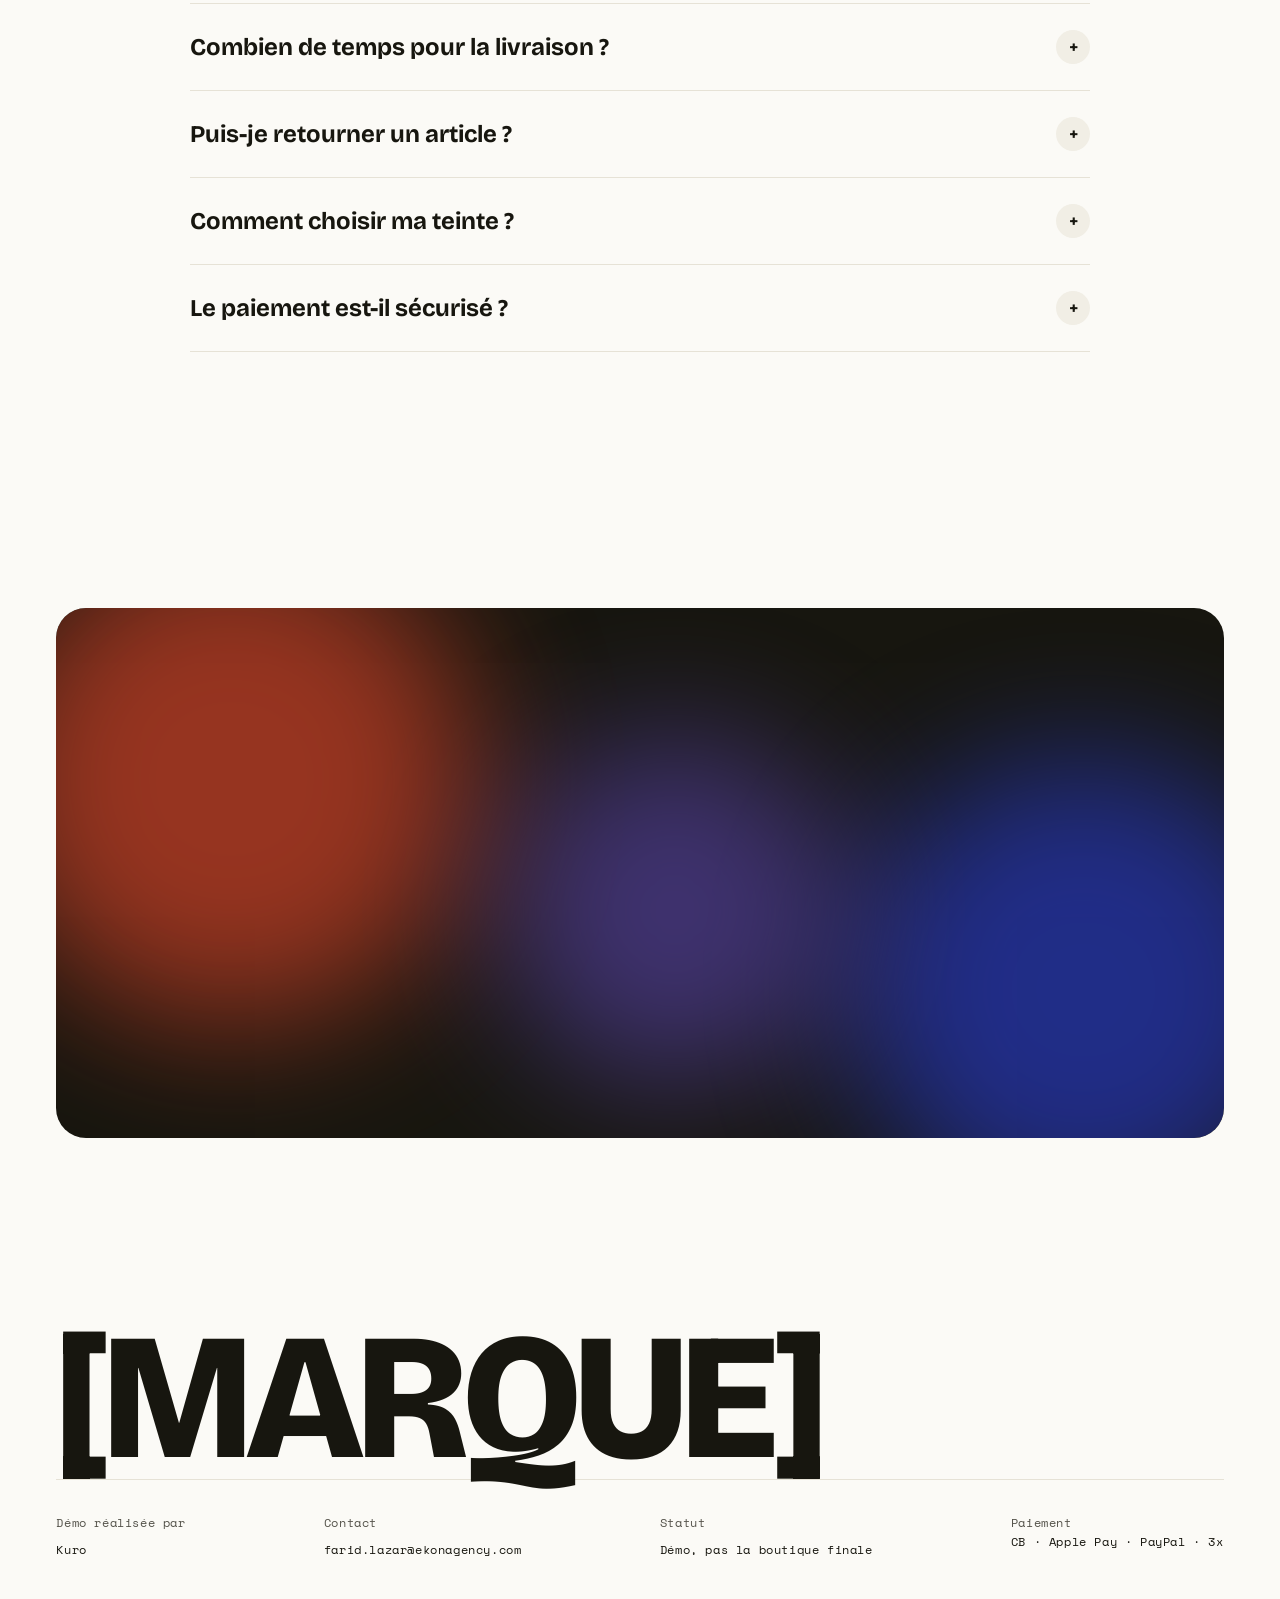
<file: template/index.html>
<!doctype html>
<html lang="fr" class="no-js">
<head>
<meta charset="utf-8">
<meta name="viewport" content="width=device-width, initial-scale=1">
<title>[NOM MARQUE] · Démo</title>
<meta name="description" content="Démo premium personnalisée · [NOM MARQUE].">
<meta name="theme-color" content="#FBFAF6">
<meta property="og:type" content="website">
<meta property="og:title" content="[NOM MARQUE] · Démo premium">
<meta property="og:description" content="Votre marque, enfin au niveau de vos ventes.">
<link rel="icon" href="data:image/svg+xml,%3Csvg xmlns='http://www.w3.org/2000/svg' viewBox='0 0 32 32'%3E%3Crect width='32' height='32' rx='8' fill='%23FF4D2E'/%3E%3Cpath d='M9 22 L16 9 L23 22 Z' fill='%23fff'/%3E%3C/svg%3E">
<script>document.documentElement.className="js";</script>
<link rel="stylesheet" href="fonts/fonts-local.css">
<link rel="stylesheet" href="styles.css">
</head>
<body>
<!-- ==== PERSO PROSPECT: [NOM MARQUE], farid.lazar@ekonagency.com, images assets/img/, couleur --brand ==== -->

<div class="cursor" aria-hidden="true"></div>

<div class="loader" id="loader" aria-hidden="true">
  <div class="loader__c"><span id="loaderCount">0</span></div>
  <div class="loader__l">Préparation de votre démo</div>
  <div class="loader__bar" id="loaderBar"></div>
</div>

<!-- PROMO BAR -->
<div class="promo" aria-hidden="true">
  <div class="promo__row" id="promoRow">
    <span>Livraison offerte dès 60€</span><span>Nouvelle collection en ligne</span><span>Retours 30 jours</span><span>Paiement en 3x</span>
    <span>Livraison offerte dès 60€</span><span>Nouvelle collection en ligne</span><span>Retours 30 jours</span><span>Paiement en 3x</span>
  </div>
</div>

<!-- NAV -->
<nav class="nav">
  <a class="nav__mark" href="#top" data-swap="logo">[MARQUE]</a>
  <div class="nav__links">
    <a href="#pillars">Collections</a>
    <a href="#story">Le rituel</a>
    <a href="#prods">Best-sellers</a>
    <a href="#faq">FAQ</a>
  </div>
  <a class="nav__cta" data-magnetic href="#closing">Découvrir</a>
</nav>

<!-- HERO -->
<header class="hero wrap" id="top">
  <canvas class="hero__aura" id="heroAura" aria-hidden="true"></canvas>
  <div class="hero__grid">
    <div class="hero__col">
      <div class="hero__badge" data-anim="rise" data-glass data-glass-radius="999">
        <span class="hero__stars" role="img" aria-label="Noté 4,9 sur 5">★★★★★</span>
        <b>4,9/5</b><span>· 2 400+ avis vérifiés</span>
      </div>
      <h1 class="hero__title" data-anim="rise">Votre marque, <span class="hl">enfin</span> au niveau de vos <span class="rotator" id="rotator"><span class="rotator__w" style="color:var(--brand)">ventes</span><span class="rotator__w" style="color:var(--cobalt)">marges</span><span class="rotator__w" style="color:var(--violet)">ambitions</span><span class="rotator__w" style="color:var(--brand-d)">résultats</span></span></h1>
      <p class="hero__sub" data-anim="rise">Une démo de votre page, refaite comme le ferait un studio à 10 000€. Design, 3D, vidéo, animations : tout est fait main, pas un template.</p>
      <div class="hero__cta" data-anim="rise">
        <a class="btn btn--lg" data-magnetic href="#prods"><span>Voir la collection</span></a>
        <a class="btn btn--out btn--lg" data-magnetic href="#closing"><span>La démarche</span></a>
      </div>
      <div class="hero__proof" data-anim="rise">
        <div class="hero__avatars">
          <i style="background-image:url(assets/img/av5.jpg)"></i>
          <i style="background-image:url(assets/img/av2.jpg)"></i>
          <i style="background-image:url(assets/img/av6.jpg)"></i>
          <i style="background-image:url(assets/img/av1.jpg)"></i>
        </div>
        <p><b>+12 000 clients</b> accompagnés cette année</p>
      </div>
    </div>

    <div class="hero__col">
      <div class="hero__stage">
        <canvas class="hero__sig" id="heroSig" aria-hidden="true"></canvas>
        <canvas class="hero__canvas" id="heroCanvas" aria-hidden="true"></canvas>
        <span class="deco deco--lg deco--lime" data-float="0.5" style="right:10%;top:1%"></span>
        <span class="deco deco--md deco--cobalt" data-float="0.9" style="left:16%;bottom:4%"></span>
        <span class="deco deco--sm deco--sun" data-float="1.2" style="right:34%;bottom:26%"></span>
        <div class="bubble bubble--a" data-anim="pop" data-float="0.6"><img class="imgcover" src="assets/img/beauty-hero-a.jpg" alt="Soin visage en application"></div>
        <div class="bubble bubble--b" data-anim="pop" data-float="1.0"><img class="imgcover" src="assets/img/beauty-hero-b.jpg" alt="Produit de soin signature"></div>
        <div class="hero__video" data-anim="pop" data-float="0.35">
          <video autoplay muted loop playsinline poster="assets/hero-poster.jpg">
            <source src="assets/hero-film.mp4" type="video/mp4"></video>
          <span class="lbl">● Campagne</span>
        </div>
        <div class="hero__tag hero__tag--b" data-anim="pop" data-glass data-glass-radius="999" style="top:2%;right:1%;bottom:auto">Bougez la souris ↗</div>
        <div class="hero__glass" data-anim="pop" data-glass data-glass-radius="26">
          <b>100%</b><span>fait main, zéro template</span>
        </div>
      </div>
    </div>
  </div>
</header>

<!-- PRESS -->
<section class="press">
  <div class="wrap press__in">
    <span class="press__label">Ils en parlent</span>
    <div class="press__logos" data-anim="rise">
      <span>ELLE</span><span>Vogue</span><span>Marie Claire</span><span>Glamour</span><span>Cosmopolitan</span>
    </div>
  </div>
</section>

<!-- PILLARS -->
<section class="section wrap" id="pillars">
  <div class="section__head">
    <p class="section__k eyebrow" data-anim="rise">Trouvez votre style</p>
    <h2 class="section__h" data-anim="rise">Trois gammes, une même exigence.</h2>
  </div>
  <div class="pillars">
    <a class="pillar pillar--1" data-anim="rise" href="#prods">
      <span class="pillar__tag">Quotidien</span>
      <h3 class="pillar__h">Les essentiels</h3>
      <p class="pillar__p">Les indispensables du quotidien, formules propres, résultats visibles.</p>
      <span class="pillar__link">Explorer</span>
    </a>
    <a class="pillar pillar--2" data-anim="rise" href="#prods">
      <span class="pillar__tag">Série courte</span>
      <h3 class="pillar__h">Édition limitée</h3>
      <p class="pillar__p">Les éditions en série courte. Une fois parties, elles ne reviennent pas.</p>
      <span class="pillar__link">Explorer</span>
    </a>
    <a class="pillar pillar--3" data-anim="rise" href="#prods">
      <span class="pillar__tag">Gestes</span>
      <h3 class="pillar__h">Le rituel</h3>
      <p class="pillar__p">Les gestes qui prolongent le soin. Pensés pour se compléter.</p>
      <span class="pillar__link">Explorer</span>
    </a>
  </div>
</section>

<!-- BENEFITS -->
<section class="section wrap">
  <div class="section__head">
    <p class="section__k eyebrow" data-anim="rise">Pourquoi nous</p>
    <h2 class="section__h" data-anim="rise">Quatre raisons de rester.</h2>
  </div>
  <div class="benefits">
    <div class="benefit" data-anim="rise"><h3 class="benefit__h">Qualité qui se voit</h3><p class="benefit__p">Chaque produit est contrôlé avant l'envoi. Ce que vous recevez correspond à ce que vous avez vu.</p></div>
    <div class="benefit" data-anim="rise"><h3 class="benefit__h">Livraison suivie 48h</h3><p class="benefit__p">Expédition rapide, numéro de suivi immédiat, livraison offerte dès 60€ d'achat.</p></div>
    <div class="benefit" data-anim="rise"><h3 class="benefit__h">Retours simples 30 jours</h3><p class="benefit__p">Produit qui ne convient pas ? Renvoi sans justification pendant 30 jours, remboursement rapide.</p></div>
    <div class="benefit" data-anim="rise"><h3 class="benefit__h">Un vrai humain répond</h3><p class="benefit__p">Une question ? Vous parlez à quelqu'un, pas à un robot. Réponse le jour même.</p></div>
  </div>
</section>

<!-- STATS -->
<section class="section wrap">
  <div class="stats">
    <div class="stats__grid">
      <div data-anim="rise"><div class="stat__v" data-count="98" data-suffix="%">0</div><div class="stat__l">clients qui recommandent</div></div>
      <div data-anim="rise"><div class="stat__v" data-count="48" data-suffix="h">0</div><div class="stat__l">délai de livraison moyen</div></div>
      <div data-anim="rise"><div class="stat__v" data-count="12" data-suffix="k+">0</div><div class="stat__l">commandes cette année</div></div>
      <div data-anim="rise"><div class="stat__v" data-count="4.9" data-decimals="1" data-suffix="/5">0</div><div class="stat__l">note moyenne vérifiée</div></div>
    </div>
  </div>
</section>

<!-- STORY · scrollytelling 3D -->
<section class="story" id="story">
  <div class="story__pin" id="storyPin">
    <div class="story__bgword" data-float="0.3" aria-hidden="true">LE RITUEL</div>
    <div class="story__copy">
      <p class="story__k">Le rituel</p>
      <div class="story__steps">
        <h2 class="story__h">
          <span class="story__step">La formule.</span>
          <span class="story__step">La texture.</span>
          <span class="story__step">Le résultat.</span>
          <span class="story__step">La vôtre.</span>
        </h2>
      </div>
      <p class="story__p">Scrollez : la gamme défile en profondeur, comme si vous la traversiez.</p>
    </div>
    <div class="story__stage" id="storyStage">
      <figure class="story__card"><img src="assets/img/beauty-01.jpg" alt="Rituel étape 01"><figcaption class="story__cap">Étape 01 · Nettoyer</figcaption></figure>
      <figure class="story__card"><img src="assets/img/beauty-02.jpg" alt="Rituel étape 02"><figcaption class="story__cap">Étape 02 · Traiter</figcaption></figure>
      <figure class="story__card"><img src="assets/img/beauty-03.jpg" alt="Rituel étape 03"><figcaption class="story__cap">Étape 03 · Hydrater</figcaption></figure>
      <figure class="story__card"><img src="assets/img/beauty-04.jpg" alt="Rituel étape 04"><figcaption class="story__cap">Étape 04 · Protéger</figcaption></figure>
    </div>
  </div>
</section>

<!-- VIDEO -->
<section class="section wrap">
  <div class="section__head">
    <p class="section__k eyebrow" data-anim="rise">En mouvement</p>
    <h2 class="section__h" data-anim="rise">La routine, filmée.</h2>
    <p class="section__p" data-anim="rise">Une vidéo vaut mille photos produit. Ici, la vôtre (campagne, tutoriel, coulisses) prend toute la largeur.</p>
  </div>
  <div class="video" data-anim="rise">
    <video autoplay muted loop playsinline poster="assets/lookbook-poster.jpg">
      <source src="assets/lookbook.mp4" type="video/mp4">
    </video>
    <div class="video__ov">
      <div class="top">
        <span class="video__badge" data-glass data-glass-radius="999">● Lecture auto</span>
        <span class="video__badge" data-glass data-glass-radius="999">Son coupé</span>
      </div>
      <div class="video__play" aria-hidden="true">▶</div>
      <div class="video__cap">Montrez le produit vivant, pas figé.</div>
    </div>
  </div>
  <!-- PROD (invisible visiteur) : zone vidéo a remplacer par la video du prospect (campagne, reseaux, lookbook). -->

</section>

<!-- PRODUCTS -->
<section class="section wrap" id="prods">
  <div class="section__head">
    <p class="section__k eyebrow" data-anim="rise">Best-sellers</p>
    <h2 class="section__h" data-anim="rise">Les produits qui partent le plus vite.</h2>
  </div>
  <div class="prods" id="prodGrid"></div>
</section>

<!-- STEPS -->
<section class="section wrap" id="steps">
  <div class="section__head section__head--center">
    <p class="section__k eyebrow" data-anim="rise">Comment ça marche</p>
    <h2 class="section__h" data-anim="rise">De la boutique à votre porte, en 4 étapes.</h2>
  </div>
  <div class="steps">
    <div class="step" data-anim="rise"><div class="step__n">1</div><h3 class="step__h">Choisissez</h3><p class="step__p">Parcourez la gamme, sélectionnez teinte et format en un clic.</p></div>
    <div class="step" data-anim="rise"><div class="step__n">2</div><h3 class="step__h">Commandez</h3><p class="step__p">Paiement sécurisé, en une fois ou en 3x sans frais.</p></div>
    <div class="step" data-anim="rise"><div class="step__n">3</div><h3 class="step__h">On expédie</h3><p class="step__p">Préparation le jour même, suivi envoyé aussitôt.</p></div>
    <div class="step" data-anim="rise"><div class="step__n">4</div><h3 class="step__h">Vous recevez</h3><p class="step__p">Livré sous 48h. Pas convaincu ? 30 jours pour changer d'avis.</p></div>
  </div>
</section>

<!-- TESTIMONIALS -->
<section class="section wrap">
  <div class="section__head">
    <p class="section__k eyebrow" data-anim="rise">Elles et ils l'ont adopté</p>
    <h2 class="section__h" data-anim="rise">2 400 avis, une même phrase qui revient.</h2>
  </div>
  <div class="treel" id="treel"><div class="treel__track" id="treelTrack"></div></div>
  <!-- PROD (invisible visiteur) : avis d'exemple, a remplacer par les vrais avis du prospect (jamais inventes). -->

</section>

<!-- BIG PROOF -->
<section class="section wrap">
  <div class="bigproof" data-anim="rise">
    <div class="bigproof__v"><span data-count="4.9" data-decimals="1">0</span>/5</div>
    <p class="bigproof__p">Note moyenne sur 2 400+ avis vérifiés. « Excellent » sur les plateformes indépendantes.</p>
    <div class="bigproof__stars" role="img" aria-label="Noté 4,9 sur 5">★★★★★</div>
  </div>
</section>

<!-- FAQ -->
<section class="section wrap" id="faq">
  <div class="section__head section__head--center">
    <p class="section__k eyebrow" data-anim="rise">On répond</p>
    <h2 class="section__h" data-anim="rise">Les questions qu'on nous pose.</h2>
  </div>
  <div class="faq">
    <div class="faq__item"><button class="faq__q">Combien de temps pour la livraison ?<span class="faq__ico">+</span></button><div class="faq__a"><p>Préparation le jour même pour toute commande passée avant 15h. Livraison suivie sous 48h en moyenne, offerte dès 60€ d'achat.</p></div></div>
    <div class="faq__item"><button class="faq__q">Puis-je retourner un article ?<span class="faq__ico">+</span></button><div class="faq__a"><p>Oui, 30 jours pour changer d'avis, sans justification. Remboursement dès réception du retour, généralement sous 3 jours ouvrés.</p></div></div>
    <div class="faq__item"><button class="faq__q">Comment choisir ma teinte ?<span class="faq__ico">+</span></button><div class="faq__a"><p>Chaque fiche produit détaille teintes et types de peau. En cas de doute, notre équipe répond le jour même pour vous orienter.</p></div></div>
    <div class="faq__item"><button class="faq__q">Le paiement est-il sécurisé ?<span class="faq__ico">+</span></button><div class="faq__a"><p>Paiement 100% sécurisé (CB, Apple Pay, PayPal) et possibilité de régler en 3x sans frais dès 100€.</p></div></div>
  </div>
</section>

<!-- CLOSING -->
<section class="section wrap" id="closing">
  <div class="closing">
    <div class="closing__glow" aria-hidden="true"><span class="g1"></span><span class="g2"></span><span class="g3"></span></div>
    <div class="closing__in">
      <p class="closing__k eyebrow" style="color:var(--lime)" data-anim="rise">Cette page</p>
      <h2 class="closing__h" data-anim="rise">Ceci est votre site, pas un <em>modèle</em>.</h2>
      <div class="closing__cta" data-anim="rise">
        <a class="btn btn--ink btn--lg" data-magnetic href="mailto:farid.lazar@ekonagency.com"><span>Discuter de la refonte complète</span></a>
        <a class="btn btn--out btn--lg" data-magnetic href="#prods" style="box-shadow:inset 0 0 0 1.5px rgba(251,250,246,.4); color:var(--paper)"><span>Revoir la démo</span></a>
      </div>
    </div>
  </div>
</section>

<!-- FOOTER -->
<footer class="footer wrap">
  <div class="footer__mark" data-swap="logo-big">[MARQUE]</div>
  <div class="footer__grid">
    <div class="footer__col">Démo réalisée par<br><a href="mailto:farid.lazar@ekonagency.com">Kuro</a></div>
    <div class="footer__col">Contact<br><a href="mailto:farid.lazar@ekonagency.com">farid.lazar@ekonagency.com</a></div>
    <div class="footer__col">Statut<br><a href="#top">Démo, pas la boutique finale</a></div>
    <div class="footer__col">Paiement<br><span style="color:var(--ink)">CB · Apple Pay · PayPal · 3x</span></div>
  </div>
</footer>

<script src="lib/lenis.min.js"></script>
<script src="lib/gsap.min.js"></script>
<script src="lib/ScrollTrigger.min.js"></script>
<script src="lib/three.min.js"></script>
<script src="app.js"></script>
</body>
</html>
</file>
<file: preview-v2/fonts/fonts-local.css>
/* Polices auto-hébergées (0 CDN) */
@font-face{ font-family:'Bricolage Grotesque'; font-weight:400 800; font-display:swap;
  src:url('./bricolage.woff2') format('woff2'); }
@font-face{ font-family:'Hanken Grotesk'; font-weight:400 700; font-display:swap;
  src:url('./hanken.woff2') format('woff2'); }
@font-face{ font-family:'Space Mono'; font-weight:400; font-display:swap;
  src:url('./spacemono.woff2') format('woff2'); }
@font-face{ font-family:'Anton'; font-weight:400; font-display:swap;
  src:url('./anton.woff2') format('woff2'); }
@font-face{ font-family:'Instrument Serif'; font-style:normal; font-weight:400; font-display:swap;
  src:url('./instrumentserif.woff2') format('woff2'); }
@font-face{ font-family:'Instrument Serif'; font-style:italic; font-weight:400; font-display:swap;
  src:url('./instrumentserif-italic.woff2') format('woff2'); }
</file>
<file: preview-v2/styles.css>
/* =========================================================
   DÉMO PREMIUM V3 · clair & vif, storefront conversion
   Réf langage: Space Goods (light/vivid/social proof) + 3D interactif
   Motion: Lenis + GSAP/ScrollTrigger + Three.js (cluster 3D hero)
   Perso prospect: :root (couleur marque = --brand) + data-swap
   ========================================================= */

:root{
  --paper:   #FBFAF6;
  --paper-2: #F1EEE5;
  --card:    #FFFFFF;
  --ink:     #17160F;
  --ink-soft:#54524A;      /* AA sur --paper */
  --line:    #E6E2D6;

  /* accents vifs */
  --brand:   #FF4D2E;      /* accent vif marque (3D, graphique, large) · swap par prospect */
  --cta:     #D53810;      /* fond des zones à petit texte blanc · AA 4.77 sur blanc */
  --brand-d: #C0330F;      /* petit texte rouge · AA sur clair (5.6:1) */
  --lime:    #C7F03A;
  --cobalt:  #2B44FF;
  --violet:  #7B5CFF;
  --sun:     #FFC53D;

  --f-display:'Bricolage Grotesque', sans-serif;
  --f-kinetic:'Anton', sans-serif;
  --f-serif:  'Instrument Serif', serif;
  --f-body:   'Hanken Grotesk', sans-serif;
  --f-mono:   'Space Mono', monospace;

  --gutter: clamp(20px, 4.4vw, 80px);
  --container: 1420px;
  --r: 18px; --r-lg: 30px; --r-pill: 999px;

  --e-out: cubic-bezier(.16,1,.3,1);
  --e-io:  cubic-bezier(.76,0,.24,1);
}

*{ box-sizing:border-box; margin:0; padding:0; }
html{ background:var(--paper); }
.lenis.lenis-smooth{ scroll-behavior:auto !important; }
.lenis.lenis-stopped{ overflow:hidden; }

body{ background:var(--paper); color:var(--ink); font-family:var(--f-body);
  font-size:17px; line-height:1.55; -webkit-font-smoothing:antialiased; overflow-x:hidden; }
@media (prefers-reduced-motion: reduce){ *{ animation-duration:.001ms !important; transition-duration:.001ms !important; } }

img,video{ display:block; max-width:100%; }
a{ color:inherit; text-decoration:none; }
button{ font-family:inherit; cursor:pointer; border:none; background:none; color:inherit; }
:focus-visible{ outline:3px solid var(--cobalt); outline-offset:3px; border-radius:4px; }

.wrap{ max-width:var(--container); margin-inline:auto; padding-inline:var(--gutter); }
.mono{ font-family:var(--f-mono); font-size:12px; letter-spacing:.08em; text-transform:uppercase; }
.eyebrow{ font-family:var(--f-mono); font-size:12px; letter-spacing:.12em; text-transform:uppercase; color:var(--brand-d); }

h1,h2,h3{ font-family:var(--f-display); font-weight:800; line-height:.98; letter-spacing:-.02em; }

/* typo kinetique (Anton) : reservee aux grands titres de rupture d'echelle,
   le reste du site (UI, produits, avis, faq) garde Bricolage/Hanken pour la lisibilite conversion */
.hero__title, .section__h, .closing__h, .story__h, .footer__mark,
.stat__v, .bigproof__v, .loader__c, .pillar--1 .pillar__h{
  font-family:var(--f-kinetic); font-weight:400; letter-spacing:-.01em;
}

/* micro-label bracket (motif recurrent : [ TEXTE ]) sur tous les eyebrows */
.eyebrow::before{ content:"[ "; } .eyebrow::after{ content:" ]"; }

/* grain plein ecran, tactile, tres discret */
.grain{ position:fixed; inset:0; z-index:9997; pointer-events:none; opacity:.045; mix-blend-mode:overlay;
  background-image:url("data:image/svg+xml;utf8,<svg xmlns='http://www.w3.org/2000/svg'><filter id='n'><feTurbulence type='fractalNoise' baseFrequency='0.85' numOctaves='2' stitchTiles='stitch'/></filter><rect width='100%25' height='100%25' filter='url(%23n)'/></svg>"); }

/* custom cursor */
.cursor{ position:fixed; top:0; left:0; z-index:9999; pointer-events:none; width:9px; height:9px;
  border-radius:50%; background:var(--ink); transform:translate(-50%,-50%);
  transition:width .35s var(--e-out), height .35s var(--e-out), background .3s, mix-blend-mode .3s; }
.cursor--big{ width:56px; height:56px; background:var(--brand); mix-blend-mode:multiply; }
@media (hover:none),(pointer:coarse){ .cursor{ display:none; } }

/* loader */
.loader{ position:fixed; inset:0; z-index:10000; background:var(--ink); color:var(--paper);
  display:flex; align-items:flex-end; justify-content:space-between; padding:var(--gutter); }
.loader__c{ font-family:var(--f-display); font-weight:800; font-size:clamp(70px,17vw,240px); line-height:.8; }
.loader__l{ font-family:var(--f-mono); font-size:12px; letter-spacing:.14em; text-transform:uppercase; color:rgba(251,250,246,.5); }
.loader__bar{ position:absolute; left:0; bottom:0; height:3px; width:0; background:var(--brand); }

/* buttons */
.btn{ position:relative; display:inline-flex; align-items:center; gap:11px; font-family:var(--f-mono);
  font-size:13px; letter-spacing:.04em; text-transform:uppercase; padding:16px 26px; border-radius:var(--r-pill);
  background:var(--cta); color:#fff; overflow:hidden; isolation:isolate; will-change:transform; }
.btn span{ position:relative; z-index:2; }
.btn::before{ content:""; position:absolute; inset:0; z-index:1; background:var(--ink); transform:translateY(101%); transition:transform .5s var(--e-out); }
.btn:hover::before{ transform:translateY(0); }
.btn--ink{ background:var(--ink); color:#fff; } .btn--ink::before{ background:var(--cta); }
.btn--out{ background:transparent; color:var(--ink); box-shadow:inset 0 0 0 1.5px var(--ink); }
.btn--out::before{ background:var(--ink); } .btn--out:hover{ color:#fff; }
.btn--lg{ padding:20px 34px; font-size:14px; }

/* =========================================================
   PROMO BAR + NAV
   ========================================================= */
.promo{ background:var(--ink); color:var(--paper); overflow:hidden; padding:13px 0; }
.promo__row{ display:flex; white-space:nowrap; will-change:transform; }
.promo__row span{ font-family:var(--f-kinetic); font-weight:400; font-size:15px; letter-spacing:.01em; text-transform:uppercase; padding-inline:26px; display:inline-flex; gap:26px; align-items:center; }
.promo__row span::before{ content:""; width:7px; height:7px; border-radius:50%; background:var(--brand); flex:none; }

.nav{ position:sticky; top:0; z-index:200; background:color-mix(in srgb, var(--paper) 82%, transparent);
  backdrop-filter:blur(14px); -webkit-backdrop-filter:blur(14px); border-bottom:1px solid var(--line);
  display:flex; align-items:center; justify-content:space-between; padding:15px var(--gutter); }
.nav__brand{ display:flex; align-items:center; gap:12px; }
.nav__mark{ font-family:var(--f-kinetic); font-weight:400; font-size:26px; letter-spacing:-.01em; }
.nav__kicker{ font-family:var(--f-mono); font-size:10px; letter-spacing:.1em; text-transform:uppercase; color:var(--ink-soft);
  border:1px solid var(--line); border-radius:var(--r-pill); padding:4px 10px; }
@media (max-width:640px){ .nav__kicker{ display:none; } }
.nav__links{ display:flex; gap:30px; }
.nav__links a{ font-family:var(--f-mono); font-size:12px; letter-spacing:.06em; text-transform:uppercase; position:relative; padding:4px 0; }
.nav__links a::after{ content:""; position:absolute; left:0; bottom:0; width:0; height:2px; background:var(--brand); transition:width .45s var(--e-out); }
.nav__links a:hover::after{ width:100%; }
.nav__cta{ font-family:var(--f-mono); font-size:12px; letter-spacing:.05em; text-transform:uppercase; background:var(--cta); color:#fff; padding:10px 20px; border-radius:var(--r-pill); }
@media (max-width:880px){ .nav__links{ display:none; } }

/* =========================================================
   HERO · split editorial (panneau sombre typo kinetic | image campagne)
   ========================================================= */
.hero{ position:relative; min-height:100svh; display:grid; grid-template-columns:1.02fr .98fr; overflow:hidden; }
@media (max-width:900px){ .hero{ grid-template-columns:1fr; min-height:auto; } }

.hero__left{ position:relative; z-index:2; background:var(--ink); color:var(--paper);
  display:flex; align-items:center; padding:clamp(90px,11vw,150px) var(--gutter) clamp(48px,7vw,90px); }
.hero__left::after{ content:""; position:absolute; top:0; right:-1px; bottom:0; width:2px; background:var(--brand); z-index:3; }
@media (max-width:900px){ .hero__left{ order:2; padding:clamp(40px,9vw,64px) var(--gutter); } .hero__left::after{ display:none; } }
.hero__inner{ width:100%; max-width:620px; margin-left:auto; }
@media (max-width:900px){ .hero__inner{ max-width:none; margin:0; } }

.hero__kicker{ display:inline-block; font-family:var(--f-mono); font-size:12px; letter-spacing:.14em;
  text-transform:uppercase; color:var(--lime); margin-bottom:22px; }
.hero__kicker::before{ content:"[ "; } .hero__kicker::after{ content:" ]"; }
.hero__title{ font-family:var(--f-kinetic); font-weight:400; font-size:clamp(48px,6.2vw,100px); line-height:.96;
  letter-spacing:-.01em; margin-bottom:26px; }
.rotator{ position:relative; display:inline-grid; vertical-align:top; overflow:hidden; padding-bottom:.06em; }
.rotator__w{ grid-area:1/1; opacity:0; white-space:nowrap; will-change:transform,opacity; }
.no-js .rotator__w:first-child{ opacity:1; }
.hero__sub{ font-family:var(--f-body); font-size:18px; line-height:1.55; color:rgba(251,250,246,.72); max-width:46ch; margin-bottom:32px; }
.hero__cta{ display:flex; align-items:center; gap:14px; flex-wrap:wrap; margin-bottom:34px; }
.btn--ghost{ background:transparent; color:var(--paper); box-shadow:inset 0 0 0 1.5px rgba(251,250,246,.35); }
.btn--ghost::before{ background:var(--paper); } .btn--ghost:hover{ color:var(--ink); }
.hero__trust{ display:flex; align-items:center; gap:10px; flex-wrap:wrap; font-family:var(--f-mono); font-size:12px;
  letter-spacing:.04em; text-transform:uppercase; color:rgba(251,250,246,.6); }
.hero__trust .hero__stars{ color:var(--sun); font-size:13px; letter-spacing:1px; }
.hero__trust b{ color:var(--paper); font-family:var(--f-body); font-weight:700; font-size:14px; letter-spacing:0; text-transform:none; }

.hero__media{ position:relative; z-index:1; overflow:hidden; background:var(--ink); }
@media (max-width:900px){ .hero__media{ order:1; height:58vh; min-height:340px; } }
.hero__img{ position:absolute; inset:0; width:100%; height:100%; object-fit:cover;
  animation:heroZoom 18s var(--e-io) infinite alternate; }
@keyframes heroZoom{ from{ transform:scale(1.02); } to{ transform:scale(1.12); } }
.hero__media::after{ content:""; position:absolute; inset:0; pointer-events:none;
  background:linear-gradient(105deg, rgba(23,22,15,.34) 0%, rgba(23,22,15,0) 34%); }
.hero__pill{ position:absolute; z-index:3; top:26px; left:26px; font-family:var(--f-mono); font-size:11px; letter-spacing:.1em;
  text-transform:uppercase; color:var(--ink); background:var(--lime); padding:8px 14px; border-radius:var(--r-pill); }
.hero__card{ position:absolute; z-index:3; bottom:26px; left:26px; display:flex; flex-direction:column; gap:2px;
  background:color-mix(in srgb, var(--card) 60%, transparent); border:1px solid rgba(255,255,255,.4); border-radius:20px;
  padding:14px 20px; box-shadow:0 18px 44px -16px rgba(0,0,0,.5);
  backdrop-filter:blur(16px) saturate(170%); -webkit-backdrop-filter:blur(16px) saturate(170%); }
.hero__card b{ font-family:var(--f-display); font-weight:800; font-size:22px; color:var(--ink); line-height:1; }
.hero__card span{ font-family:var(--f-mono); font-size:10px; letter-spacing:.06em; text-transform:uppercase; color:var(--ink-soft); }
@media (max-width:900px){ .hero__pill{ top:16px; left:16px; } .hero__card{ bottom:16px; left:16px; } }

/* =========================================================
   MARQUEE / PRESS
   ========================================================= */
.press{ border-block:1px solid var(--line); padding:26px 0; }
.press__in{ display:flex; align-items:center; gap:clamp(30px,6vw,80px); justify-content:space-between; flex-wrap:wrap; }
.press__label{ font-family:var(--f-mono); font-size:11px; letter-spacing:.14em; text-transform:uppercase; color:var(--ink-soft); }
.press__logos{ display:flex; align-items:center; gap:clamp(24px,5vw,64px); flex-wrap:wrap; opacity:.72; }
.press__logos span{ font-family:var(--f-display); font-weight:800; font-size:clamp(18px,2vw,26px); letter-spacing:-.01em; }

/* =========================================================
   SECTION scaffolding
   ========================================================= */
.section{ padding-block:clamp(72px,10vw,130px); }
.section__head{ max-width:760px; margin-bottom:clamp(40px,6vw,68px); }
.section__head--center{ margin-inline:auto; text-align:center; }
.section__k{ margin-bottom:18px; }
.section__h{ font-size:clamp(32px,4.6vw,60px); }
.section__p{ margin-top:18px; font-size:18px; color:var(--ink-soft); }

/* PILLARS : composition asymetrique (une gamme mise en avant, sans numeros) */
.pillars{ display:grid; grid-template-columns:1.5fr 1fr; grid-auto-rows:1fr; gap:16px; }
@media (max-width:860px){ .pillars{ grid-template-columns:1fr; } }
.pillar{ position:relative; border-radius:var(--r-lg); padding:32px 30px 28px; min-height:206px; overflow:hidden;
  display:flex; flex-direction:column; justify-content:flex-end; color:var(--ink); transition:transform .5s var(--e-out); }
.pillar--1{ grid-row:span 2; min-height:400px; }
@media (max-width:860px){ .pillar--1{ grid-row:auto; min-height:280px; } }
.pillar:hover{ transform:translateY(-8px); }
.pillar--1{ background:var(--lime); } .pillar--2{ background:var(--cobalt); color:#fff; } .pillar--3{ background:var(--sun); }
.pillar__tag{ position:absolute; top:24px; left:30px; font-family:var(--f-mono); font-size:11px; letter-spacing:.12em; text-transform:uppercase;
  padding:6px 12px; border-radius:var(--r-pill); background:rgba(23,22,15,.10); }
.pillar--2 .pillar__tag{ background:rgba(255,255,255,.18); }
.pillar__from{ position:absolute; top:22px; right:26px; font-family:var(--f-mono); font-size:11px; letter-spacing:.06em; text-transform:uppercase;
  padding:6px 12px; border-radius:var(--r-pill); background:var(--ink); color:var(--paper); }
.pillar--2 .pillar__from{ background:var(--paper); color:var(--ink); }
.pillar--1 .pillar__from{ font-size:13px; padding:8px 15px; }
.pillar__h{ font-size:25px; margin-bottom:10px; }
.pillar--1 .pillar__h{ font-size:clamp(30px,3vw,38px); }
.pillar__p{ font-size:15px; opacity:.82; margin-bottom:18px; max-width:34ch; }
.pillar--1 .pillar__p{ font-size:17px; max-width:30ch; }
.pillar__link{ font-family:var(--f-mono); font-size:12px; letter-spacing:.05em; text-transform:uppercase; display:inline-flex; gap:8px; align-items:center; }
.pillar__link::after{ content:"→"; transition:transform .4s var(--e-out); } .pillar:hover .pillar__link::after{ transform:translateX(6px); }

/* BENEFITS : liste editoriale reglee (pas de numeros, pas de cartes, pas d'icones) */
.benefits{ display:block; border-top:1px solid var(--ink); }
.benefit{ display:grid; grid-template-columns:0.85fr 1.25fr; gap:clamp(20px,5vw,64px); align-items:baseline;
  padding:clamp(22px,3vw,34px) 2px; border-bottom:1px solid var(--line); background:transparent; }
@media (max-width:680px){ .benefit{ grid-template-columns:1fr; gap:8px; } }
.benefit__h{ font-size:clamp(21px,2.5vw,29px); margin:0; }
.benefit__p{ color:var(--ink-soft); font-size:16px; max-width:54ch; margin:0; }

/* STATS */
.stats{ background:var(--ink); color:var(--paper); border-radius:var(--r-lg); padding:clamp(44px,6vw,72px); }
.stats__grid{ display:grid; grid-template-columns:repeat(4,1fr); gap:32px; }
@media (max-width:760px){ .stats__grid{ grid-template-columns:1fr 1fr; gap:36px 24px; } }
.stat__v{ font-family:var(--f-display); font-weight:800; font-size:clamp(40px,5.4vw,68px); line-height:1; color:var(--lime); }
.stat__l{ margin-top:12px; font-size:14px; color:rgba(251,250,246,.72); }

/* VIDEO */
.video{ position:relative; border-radius:var(--r-lg); overflow:hidden; background:var(--ink); aspect-ratio:16/9; }
.video video{ width:100%; height:100%; object-fit:cover; }
.video__ov{ position:absolute; inset:0; display:flex; flex-direction:column; justify-content:space-between; padding:clamp(24px,4vw,44px); pointer-events:none; }
.video__ov .top{ display:flex; justify-content:space-between; color:#fff; }
.video__badge{ font-family:var(--f-mono); font-size:11px; letter-spacing:.08em; text-transform:uppercase; color:#fff; background:rgba(255,255,255,.14); backdrop-filter:blur(6px) saturate(160%); -webkit-backdrop-filter:blur(6px) saturate(160%); padding:8px 14px; border-radius:var(--r-pill); }
.video__play{ width:76px; height:76px; border-radius:50%; background:var(--brand); color:#fff; display:grid; place-items:center; align-self:center; margin:auto; }
.video__cap{ color:#fff; font-family:var(--f-display); font-weight:800; font-size:clamp(22px,3vw,38px); max-width:16ch; }
.video__note{ margin-top:16px; font-family:var(--f-mono); font-size:11px; letter-spacing:.06em; text-transform:uppercase; color:var(--ink-soft); }

/* PRODUCTS */
.prods{ display:grid; grid-template-columns:repeat(3,1fr); gap:22px; }
@media (max-width:900px){ .prods{ grid-template-columns:1fr 1fr; } }
@media (max-width:560px){ .prods{ grid-template-columns:1fr; } }
.prod{ background:var(--card); border:1px solid var(--line); border-radius:var(--r-lg); overflow:hidden; transition:transform .5s var(--e-out), box-shadow .5s var(--e-out); }
.prod:hover{ transform:translateY(-6px); box-shadow:0 24px 50px -20px rgba(23,22,15,.25); }
.prod__media{ position:relative; aspect-ratio:4/5; overflow:hidden; }
.prod__media .media{ position:absolute; inset:0; transition:transform .7s var(--e-out), opacity .5s; }
.prod__media .media--b{ opacity:0; }
.prod:hover .media--a{ opacity:0; } .prod:hover .media--b{ opacity:1; transform:scale(1.04); }
.prod__flag{ position:absolute; top:14px; left:14px; z-index:3; background:var(--cta); color:#fff; font-family:var(--f-mono); font-size:10px; letter-spacing:.06em; text-transform:uppercase; padding:6px 11px; border-radius:var(--r-pill); }
.prod__wish{ position:absolute; top:12px; right:12px; z-index:3; width:38px; height:38px; border-radius:50%; background:rgba(255,255,255,.9); display:grid; place-items:center; opacity:0; transform:translateY(-6px); transition:.4s var(--e-out); }
.prod:hover .prod__wish{ opacity:1; transform:translateY(0); }
.prod__body{ padding:18px 18px 22px; }
.prod__row{ display:flex; justify-content:space-between; align-items:baseline; gap:12px; }
.prod__name{ font-family:var(--f-display); font-weight:700; font-size:19px; }
.prod__price{ font-family:var(--f-mono); font-size:15px; } .prod__price s{ color:var(--ink-soft); margin-right:6px; }
.prod__rate{ margin-top:8px; font-size:13px; color:var(--ink-soft); } .prod__rate b{ color:var(--sun); }
.prod__sw{ display:flex; gap:7px; margin-top:14px; }
.prod__sw i{ width:18px; height:18px; border-radius:50%; box-shadow:inset 0 0 0 1px rgba(23,22,15,.15); }
.prod__add{ margin-top:16px; width:100%; justify-content:center; }

/* STEPS (how it works) */
.steps{ display:grid; grid-template-columns:repeat(4,1fr); gap:20px; }
@media (max-width:860px){ .steps{ grid-template-columns:1fr 1fr; } }
@media (max-width:480px){ .steps{ grid-template-columns:1fr; } }
.step{ background:var(--card); border:1px solid var(--line); border-radius:var(--r-lg); padding:28px 24px; }
.step__n{ width:44px; height:44px; border-radius:50%; background:var(--ink); color:#fff; display:grid; place-items:center; font-family:var(--f-display); font-weight:800; margin-bottom:20px; }
.step:nth-child(2) .step__n{ background:var(--brand); } .step:nth-child(3) .step__n{ background:var(--cobalt); } .step:nth-child(4) .step__n{ background:var(--violet); }
.step__h{ font-size:19px; margin-bottom:8px; } .step__p{ font-size:15px; color:var(--ink-soft); }

/* TESTIMONIALS */
.testis{ display:grid; grid-template-columns:repeat(3,1fr); gap:20px; }
@media (max-width:900px){ .testis{ grid-template-columns:1fr; max-width:560px; margin-inline:auto; } }
/* carrousel avis (façon Space Goods, auto-scroll + pause hover) */
.treel{ overflow:hidden; margin-inline:calc(var(--gutter)*-1); padding-inline:var(--gutter); }
.treel__track{ display:flex; gap:20px; width:max-content; will-change:transform; }
.treel .tcard{ flex:0 0 clamp(280px,30vw,360px); min-height:100%; }
.no-js .treel, .treel.is-native{ overflow-x:auto; }
.no-js .treel__track, .treel.is-native .treel__track{ width:max-content; }
.tcard{ background:var(--card); border:1px solid var(--line); border-radius:var(--r-lg); padding:28px 26px; display:flex; flex-direction:column; gap:18px; }
.tcard--hl{ background:var(--lime); border-color:transparent; }
.tcard__stars{ color:var(--sun); letter-spacing:2px; } .tcard--hl .tcard__stars{ color:var(--ink); }
.tcard__q{ font-family:var(--f-display); font-weight:700; font-size:20px; line-height:1.25; letter-spacing:-.01em; }
.tcard__who{ display:flex; align-items:center; gap:12px; margin-top:auto; }
.tcard__who i{ width:44px; height:44px; border-radius:50%; background-size:cover; background:var(--paper-2); }
.tcard__name{ font-weight:700; font-size:15px; } .tcard__meta{ font-size:13px; color:var(--ink-soft); }
.tcard--hl .tcard__meta{ color:#3c4a17; }
.tcard__vp{ font-family:var(--f-mono); font-size:10px; letter-spacing:.05em; text-transform:uppercase; color:var(--brand-d); }

/* BIG PROOF band */
.bigproof{ background:var(--cta); color:#fff; border-radius:var(--r-lg); padding:clamp(40px,6vw,64px); text-align:center; }
.bigproof__v{ font-family:var(--f-display); font-weight:800; font-size:clamp(48px,8vw,110px); line-height:.9; }
.bigproof__p{ margin-top:14px; font-size:18px; opacity:.92; }
.bigproof__stars{ font-size:22px; letter-spacing:3px; margin-top:20px; color:var(--sun); }

/* FAQ */
.faq{ max-width:900px; margin-inline:auto; }
.faq__item{ border-top:1px solid var(--line); }
.faq__item:last-child{ border-bottom:1px solid var(--line); }
.faq__q{ width:100%; text-align:left; display:flex; justify-content:space-between; align-items:center; gap:20px;
  padding:26px 0; font-family:var(--f-display); font-weight:700; font-size:clamp(18px,2.2vw,24px); }
.faq__ico{ flex:none; width:34px; height:34px; border-radius:50%; background:var(--paper-2); display:grid; place-items:center; transition:.4s var(--e-out); font-size:18px; }
.faq__item.open .faq__ico{ background:var(--cta); color:#fff; transform:rotate(45deg); }
.faq__a{ overflow:hidden; height:0; }
.faq__a p{ padding-bottom:26px; color:var(--ink-soft); font-size:16px; max-width:70ch; }

/* CLOSING */
.closing{ position:relative; background:var(--ink); color:var(--paper); border-radius:var(--r-lg); overflow:hidden; padding:clamp(56px,9vw,110px) clamp(28px,5vw,80px); }
.closing__glow{ position:absolute; inset:0; z-index:0; overflow:hidden; border-radius:inherit; }
.closing__glow span{ position:absolute; border-radius:50%; filter:blur(70px); opacity:.55; }
.closing__glow .g1{ width:42%; aspect-ratio:1; left:-6%; top:-14%; background:var(--brand); }
.closing__glow .g2{ width:40%; aspect-ratio:1; right:-8%; bottom:-16%; background:var(--cobalt); opacity:.5; }
.closing__glow .g3{ width:30%; aspect-ratio:1; left:38%; top:24%; background:var(--violet); opacity:.4; }
.closing__in{ position:relative; z-index:2; }
.closing__k{ color:var(--lime); margin-bottom:20px; }
.closing__h{ font-size:clamp(40px,7vw,96px); max-width:16ch; margin-bottom:24px; }
.closing__h em{ font-style:normal; color:var(--brand); }
.closing__p{ max-width:52ch; font-size:18px; line-height:1.55; color:rgba(251,250,246,.8); margin-bottom:34px; }
.closing__cta{ display:flex; gap:16px; flex-wrap:wrap; }
.closing__cta .btn--ink{ background:var(--paper); color:var(--ink); } .closing__cta .btn--ink::before{ background:var(--cta); }
.closing__cta .btn--ink:hover{ color:#fff; }

/* FOOTER */
.footer{ padding-block:60px 40px; }
.footer__grid{ display:flex; justify-content:space-between; flex-wrap:wrap; gap:24px; padding-top:34px; border-top:1px solid var(--line); }
.footer__col{ font-family:var(--f-mono); font-size:12px; letter-spacing:.05em; color:var(--ink-soft); }
.footer__col a{ display:block; margin-top:8px; color:var(--ink); }
.footer__mark{ font-family:var(--f-display); font-weight:800; font-size:clamp(60px,14vw,180px); line-height:.8; letter-spacing:-.03em; margin-bottom:10px; }

/* images */
/* produits : contain + padding => photo prospect entiere, jamais rognee (mentions/bords preserves) */
.media__img{ position:absolute; inset:0; width:100%; height:100%; box-sizing:border-box; object-fit:cover; }
.imgcover{ width:100%; height:100%; object-fit:cover; display:block; }


/* bulles décoratives couleur (blur) */
.deco{ position:absolute; border-radius:50%; filter:blur(2px); z-index:0; pointer-events:none; opacity:.9; will-change:transform; }
.deco--sm{ width:16px; height:16px; } .deco--md{ width:30px; height:30px; } .deco--lg{ width:54px; height:54px; }
.deco--coral{ background:var(--brand); } .deco--lime{ background:var(--lime); } .deco--cobalt{ background:var(--cobalt); }
.deco--sun{ background:var(--sun); } .deco--violet{ background:var(--violet); }

/* =========================================================
   STORY · scrollytelling 3D (images qui surgissent en profondeur)
   ========================================================= */
.story{ position:relative; background:var(--ink); color:var(--paper); }
.story__pin{ height:100svh; position:relative; overflow:hidden; perspective:1300px; display:flex; align-items:center; }
.story__bgword{ position:absolute; inset:0; display:flex; align-items:center; justify-content:center;
  font-family:var(--f-display); font-weight:800; font-size:clamp(120px,26vw,420px); color:rgba(255,255,255,.045);
  letter-spacing:-.03em; white-space:nowrap; z-index:0; will-change:transform; }
.story__copy{ position:relative; z-index:5; width:min(560px,86%); margin-left:var(--gutter); }
.story__k{ font-family:var(--f-mono); font-size:12px; letter-spacing:.12em; text-transform:uppercase; color:var(--lime); margin-bottom:18px; }
.story__steps{ position:relative; height:1.06em; overflow:hidden; font-size:clamp(34px,5vw,72px); }
.story__h{ font-family:var(--f-display); font-weight:800; font-size:inherit; line-height:1.02; letter-spacing:-.02em; margin:0; }
.story__step{ position:absolute; inset:0; opacity:0; line-height:1.02; white-space:nowrap; }
.story__p{ margin-top:22px; font-size:18px; color:rgba(251,250,246,.7); max-width:38ch; }
.story__stage{ position:absolute; inset:0; z-index:3; transform-style:preserve-3d; pointer-events:none; }
.story__card{ position:absolute; top:50%; left:58%; width:clamp(240px,26vw,380px); aspect-ratio:3/4;
  border-radius:22px; overflow:hidden; box-shadow:0 40px 90px -30px rgba(0,0,0,.7); border:5px solid #fff;
  opacity:0; will-change:transform,opacity; }
.story__card img{ width:100%; height:100%; object-fit:cover; }
.story__cap{ position:absolute; left:14px; bottom:12px; z-index:2; color:#fff; font-family:var(--f-mono); font-size:11px;
  letter-spacing:.05em; text-transform:uppercase; background:rgba(23,22,15,.5); padding:5px 10px; border-radius:var(--r-pill); }

/* fallback statique (touch / reduced / no-JS) : rangée horizontale */
.story.is-static .story__pin{ height:auto; display:block; padding-block:64px; perspective:none; }
.story.is-static .story__bgword{ display:none; }
.story.is-static .story__stage{ position:relative; inset:auto; display:flex; gap:16px; overflow-x:auto;
  padding:28px var(--gutter) 8px; transform:none; -webkit-overflow-scrolling:touch; }
.story.is-static .story__card{ position:relative; top:auto; left:auto; opacity:1; flex:0 0 clamp(200px,66vw,280px); }
.no-js .story__stage{ position:relative; inset:auto; display:flex; gap:16px; overflow-x:auto; padding:28px var(--gutter); }
.no-js .story__card{ position:relative; top:auto; left:auto; opacity:1; flex:0 0 260px; }

/* media placeholder (remplacé par visuel prospect) */
.media{ position:relative; overflow:hidden; width:100%; height:100%;
  background:linear-gradient(150deg, var(--paper-2), #fff 60%, var(--paper-2)); }
.media--tint1{ background:linear-gradient(150deg, color-mix(in srgb,var(--lime) 40%,#fff), #fff); }
.media--tint2{ background:linear-gradient(150deg, color-mix(in srgb,var(--cobalt) 22%,#fff), #fff); }
.media--tint3{ background:linear-gradient(150deg, color-mix(in srgb,var(--sun) 40%,#fff), #fff); }
.media--tint4{ background:linear-gradient(150deg, color-mix(in srgb,var(--violet) 26%,#fff), #fff); }
.media--tint5{ background:linear-gradient(150deg, color-mix(in srgb,var(--brand) 26%,#fff), #fff); }
.media__label{ position:absolute; left:14px; bottom:14px; z-index:2; font-family:var(--f-mono); font-size:10px;
  letter-spacing:.05em; text-transform:uppercase; color:var(--ink-soft); background:rgba(255,255,255,.7); padding:5px 9px; border-radius:8px; }
.media__word{ position:absolute; inset:0; display:grid; place-items:center; font-family:var(--f-display); font-weight:800;
  font-size:clamp(40px,7vw,86px); color:rgba(23,22,15,.08); letter-spacing:-.02em; }

/* reveal base : transitions natives (independant du ticker JS, ne peut pas geler) */
.js [data-anim]{ opacity:0; transform:translateY(30px); transition:opacity .75s cubic-bezier(.22,.61,.36,1), transform .75s cubic-bezier(.22,.61,.36,1); }
.js [data-anim="pop"]{ transform:scale(.85); }
.js [data-anim].is-in{ opacity:1; transform:none; }
.js .prod.is-in{ transition:transform .5s var(--e-out), box-shadow .5s var(--e-out), opacity .5s; }
.no-js [data-anim]{ opacity:1 !important; transform:none !important; }
</file>
<file: preview-v3/fonts/fonts-local.css>
/* Polices auto-hébergées (0 CDN) */
@font-face{ font-family:'Bricolage Grotesque'; font-weight:400 800; font-display:swap;
  src:url('./bricolage.woff2') format('woff2'); }
@font-face{ font-family:'Hanken Grotesk'; font-weight:400 700; font-display:swap;
  src:url('./hanken.woff2') format('woff2'); }
@font-face{ font-family:'Space Mono'; font-weight:400; font-display:swap;
  src:url('./spacemono.woff2') format('woff2'); }
@font-face{ font-family:'Anton'; font-weight:400; font-display:swap;
  src:url('./anton.woff2') format('woff2'); }
@font-face{ font-family:'Instrument Serif'; font-style:normal; font-weight:400; font-display:swap;
  src:url('./instrumentserif.woff2') format('woff2'); }
@font-face{ font-family:'Instrument Serif'; font-style:italic; font-weight:400; font-display:swap;
  src:url('./instrumentserif-italic.woff2') format('woff2'); }
</file>
<file: preview-v3/styles.css>
/* =========================================================
   DÉMO PREMIUM V3 · clair & vif, storefront conversion
   Réf langage: Space Goods (light/vivid/social proof) + 3D interactif
   Motion: Lenis + GSAP/ScrollTrigger + Three.js (cluster 3D hero)
   Perso prospect: :root (couleur marque = --brand) + data-swap
   ========================================================= */

:root{
  --paper:   #FBFAF6;
  --paper-2: #F1EEE5;
  --card:    #FFFFFF;
  --ink:     #17160F;
  --ink-soft:#54524A;      /* AA sur --paper */
  --line:    #E6E2D6;

  /* accents vifs */
  --brand:   #FF4D2E;      /* accent vif marque (3D, graphique, large) · swap par prospect */
  --cta:     #D53810;      /* fond des zones à petit texte blanc · AA 4.77 sur blanc */
  --brand-d: #C0330F;      /* petit texte rouge · AA sur clair (5.6:1) */
  --lime:    #C7F03A;
  --cobalt:  #2B44FF;
  --violet:  #7B5CFF;
  --sun:     #FFC53D;

  --f-display:'Bricolage Grotesque', sans-serif;
  --f-kinetic:'Anton', sans-serif;
  --f-serif:  'Instrument Serif', serif;
  --f-body:   'Hanken Grotesk', sans-serif;
  --f-mono:   'Space Mono', monospace;

  --gutter: clamp(20px, 4.4vw, 80px);
  --container: 1420px;
  --r: 18px; --r-lg: 30px; --r-pill: 999px;

  --e-out: cubic-bezier(.16,1,.3,1);
  --e-io:  cubic-bezier(.76,0,.24,1);
}

*{ box-sizing:border-box; margin:0; padding:0; }
html{ background:var(--paper); }
.lenis.lenis-smooth{ scroll-behavior:auto !important; }
.lenis.lenis-stopped{ overflow:hidden; }

body{ background:var(--paper); color:var(--ink); font-family:var(--f-body);
  font-size:17px; line-height:1.55; -webkit-font-smoothing:antialiased; overflow-x:hidden; }
@media (prefers-reduced-motion: reduce){ *{ animation-duration:.001ms !important; transition-duration:.001ms !important; } }

img,video{ display:block; max-width:100%; }
a{ color:inherit; text-decoration:none; }
button{ font-family:inherit; cursor:pointer; border:none; background:none; color:inherit; }
:focus-visible{ outline:3px solid var(--cobalt); outline-offset:3px; border-radius:4px; }

.wrap{ max-width:var(--container); margin-inline:auto; padding-inline:var(--gutter); }
.mono{ font-family:var(--f-mono); font-size:12px; letter-spacing:.08em; text-transform:uppercase; }
.eyebrow{ font-family:var(--f-mono); font-size:12px; letter-spacing:.12em; text-transform:uppercase; color:var(--brand-d); }

h1,h2,h3{ font-family:var(--f-display); font-weight:800; line-height:.98; letter-spacing:-.02em; }

/* typo kinetique (Anton) : reservee aux grands titres de rupture d'echelle,
   le reste du site (UI, produits, avis, faq) garde Bricolage/Hanken pour la lisibilite conversion */
.hero__title, .section__h, .closing__h, .story__h, .footer__mark,
.stat__v, .bigproof__v, .loader__c, .pillar--1 .pillar__h{
  font-family:var(--f-kinetic); font-weight:400; letter-spacing:-.01em;
}

/* micro-label bracket (motif recurrent : [ TEXTE ]) sur tous les eyebrows */
.eyebrow::before{ content:"[ "; } .eyebrow::after{ content:" ]"; }

/* grain plein ecran, tactile, tres discret */
.grain{ position:fixed; inset:0; z-index:9997; pointer-events:none; opacity:.045; mix-blend-mode:overlay;
  background-image:url("data:image/svg+xml;utf8,<svg xmlns='http://www.w3.org/2000/svg'><filter id='n'><feTurbulence type='fractalNoise' baseFrequency='0.85' numOctaves='2' stitchTiles='stitch'/></filter><rect width='100%25' height='100%25' filter='url(%23n)'/></svg>"); }

/* custom cursor */
.cursor{ position:fixed; top:0; left:0; z-index:9999; pointer-events:none; width:9px; height:9px;
  border-radius:50%; background:var(--ink); transform:translate(-50%,-50%);
  transition:width .35s var(--e-out), height .35s var(--e-out), background .3s, mix-blend-mode .3s; }
.cursor--big{ width:56px; height:56px; background:var(--brand); mix-blend-mode:multiply; }
@media (hover:none),(pointer:coarse){ .cursor{ display:none; } }

/* loader */
.loader{ position:fixed; inset:0; z-index:10000; background:var(--ink); color:var(--paper);
  display:flex; align-items:flex-end; justify-content:space-between; padding:var(--gutter); }
.loader__c{ font-family:var(--f-display); font-weight:800; font-size:clamp(70px,17vw,240px); line-height:.8; }
.loader__l{ font-family:var(--f-mono); font-size:12px; letter-spacing:.14em; text-transform:uppercase; color:rgba(251,250,246,.5); }
.loader__bar{ position:absolute; left:0; bottom:0; height:3px; width:0; background:var(--brand); }

/* buttons */
.btn{ position:relative; display:inline-flex; align-items:center; gap:11px; font-family:var(--f-mono);
  font-size:13px; letter-spacing:.04em; text-transform:uppercase; padding:16px 26px; border-radius:var(--r-pill);
  background:var(--cta); color:#fff; overflow:hidden; isolation:isolate; will-change:transform; }
.btn span{ position:relative; z-index:2; }
.btn::before{ content:""; position:absolute; inset:0; z-index:1; background:var(--ink); transform:translateY(101%); transition:transform .5s var(--e-out); }
.btn:hover::before{ transform:translateY(0); }
.btn--ink{ background:var(--ink); color:#fff; } .btn--ink::before{ background:var(--cta); }
.btn--out{ background:transparent; color:var(--ink); box-shadow:inset 0 0 0 1.5px var(--ink); }
.btn--out::before{ background:var(--ink); } .btn--out:hover{ color:#fff; }
.btn--lg{ padding:20px 34px; font-size:14px; }

/* =========================================================
   PROMO BAR + NAV
   ========================================================= */
.promo{ background:var(--ink); color:var(--paper); overflow:hidden; padding:13px 0; }
.promo__row{ display:flex; white-space:nowrap; will-change:transform; }
.promo__row span{ font-family:var(--f-kinetic); font-weight:400; font-size:15px; letter-spacing:.01em; text-transform:uppercase; padding-inline:26px; display:inline-flex; gap:26px; align-items:center; }
.promo__row span::before{ content:""; width:7px; height:7px; border-radius:50%; background:var(--brand); flex:none; }

.nav{ position:sticky; top:0; z-index:200; background:color-mix(in srgb, var(--paper) 82%, transparent);
  backdrop-filter:blur(14px); -webkit-backdrop-filter:blur(14px); border-bottom:1px solid var(--line);
  display:flex; align-items:center; justify-content:space-between; padding:15px var(--gutter); }
.nav__brand{ display:flex; align-items:center; gap:12px; }
.nav__mark{ font-family:var(--f-kinetic); font-weight:400; font-size:26px; letter-spacing:-.01em; }
.nav__kicker{ font-family:var(--f-mono); font-size:10px; letter-spacing:.1em; text-transform:uppercase; color:var(--ink-soft);
  border:1px solid var(--line); border-radius:var(--r-pill); padding:4px 10px; }
@media (max-width:640px){ .nav__kicker{ display:none; } }
.nav__links{ display:flex; gap:30px; }
.nav__links a{ font-family:var(--f-mono); font-size:12px; letter-spacing:.06em; text-transform:uppercase; position:relative; padding:4px 0; }
.nav__links a::after{ content:""; position:absolute; left:0; bottom:0; width:0; height:2px; background:var(--brand); transition:width .45s var(--e-out); }
.nav__links a:hover::after{ width:100%; }
.nav__cta{ font-family:var(--f-mono); font-size:12px; letter-spacing:.05em; text-transform:uppercase; background:var(--cta); color:#fff; padding:10px 20px; border-radius:var(--r-pill); }
@media (max-width:880px){ .nav__links{ display:none; } }
/* v3 : nav sombre permanente (coherente avec le hero cinematique) ; transparente tout en haut du hero */
.nav{ background:rgba(10,10,12,.72); backdrop-filter:blur(16px) saturate(140%); -webkit-backdrop-filter:blur(16px) saturate(140%);
  border-bottom:1px solid rgba(255,255,255,.08); }
.nav__mark{ color:#F4F2EC; }
.nav__links a{ color:rgba(244,242,236,.78); }
.nav__kicker{ color:rgba(244,242,236,.62); border-color:rgba(244,242,236,.22); }

/* =========================================================
   HERO · dark cinematique (shader flow-gradient + metal liquide + typo kinetic)
   ========================================================= */
.hero{ position:relative; min-height:100svh; overflow:hidden; background:#08080A; color:#F4F2EC;
  display:flex; flex-direction:column; }
.hero__aura{ position:absolute; inset:0; z-index:0; width:100%; height:100%; pointer-events:none; }
.hero__sig{ position:absolute; z-index:1; inset:6% 0 auto 0; margin:auto; width:min(92%,1200px); height:60%;
  opacity:0; transition:opacity 1.6s var(--e-out); pointer-events:none; mix-blend-mode:screen; }
.hero__sig.is-on{ opacity:.12; }
.hero::after{ content:""; position:absolute; inset:0; z-index:1; pointer-events:none;
  background:
    linear-gradient(to bottom, rgba(8,8,10,.28) 0%, transparent 22%, transparent 58%, rgba(8,8,10,.72) 100%),
    radial-gradient(120% 90% at 50% 6%, transparent 44%, rgba(8,8,10,.5) 100%); }

.hero__grid{ position:relative; z-index:2; flex:1; display:flex; flex-direction:column; justify-content:space-between;
  padding-top:clamp(80px,11vw,150px); padding-bottom:clamp(48px,6vw,84px); }
.hero__top{ display:flex; align-items:center; justify-content:space-between; gap:20px; flex-wrap:wrap; }
.hero__kicker{ font-family:var(--f-mono); font-size:12px; letter-spacing:.16em; text-transform:uppercase; color:var(--lime); }
.hero__kicker::before{ content:"[ "; } .hero__kicker::after{ content:" ]"; }
.hero__rating{ display:inline-flex; align-items:center; gap:9px; padding:8px 16px; border-radius:var(--r-pill);
  background:rgba(255,255,255,.06); border:1px solid rgba(255,255,255,.14); font-family:var(--f-mono); font-size:11px;
  letter-spacing:.04em; text-transform:uppercase; color:rgba(244,242,236,.7); backdrop-filter:blur(10px); -webkit-backdrop-filter:blur(10px); }
.hero__rating .hero__stars{ color:var(--sun); font-size:12px; letter-spacing:1px; }
.hero__rating b{ color:#F4F2EC; font-family:var(--f-body); font-weight:700; font-size:13px; }

.hero__title{ font-family:var(--f-kinetic); font-weight:400; text-transform:uppercase;
  font-size:clamp(58px,11.5vw,210px); line-height:.86; letter-spacing:-.015em; color:#F4F2EC;
  margin:clamp(28px,5vw,60px) 0; text-wrap:balance; }
.hero__accent{ color:var(--brand); }

.hero__foot{ display:flex; align-items:flex-end; justify-content:space-between; gap:clamp(24px,5vw,64px); flex-wrap:wrap; }
.hero__sub{ font-family:var(--f-body); font-size:clamp(16px,1.3vw,19px); line-height:1.55; color:rgba(244,242,236,.68); max-width:42ch; }
.hero__cta{ display:flex; align-items:center; gap:14px; flex-wrap:wrap; }
.btn--ghost{ background:transparent; color:#F4F2EC; box-shadow:inset 0 0 0 1.5px rgba(244,242,236,.28); }
.btn--ghost::before{ background:#F4F2EC; } .btn--ghost:hover{ color:#08080A; }

.hero__scroll{ position:absolute; z-index:2; left:50%; bottom:22px; transform:translateX(-50%);
  font-family:var(--f-mono); font-size:10px; letter-spacing:.2em; text-transform:uppercase; color:rgba(244,242,236,.5); }
.hero__scroll span{ position:relative; }
.hero__scroll span::after{ content:""; position:absolute; left:50%; top:calc(100% + 8px); width:1px; height:26px;
  background:linear-gradient(rgba(244,242,236,.6), transparent); animation:scrollpulse 1.8s var(--e-io) infinite; }
@keyframes scrollpulse{ 0%,100%{ opacity:.2; transform:scaleY(.6); } 50%{ opacity:1; transform:scaleY(1); } }
@media (max-width:640px){ .hero__foot{ flex-direction:column; align-items:flex-start; } .hero__scroll{ display:none; } }

/* =========================================================
   MARQUEE / PRESS
   ========================================================= */
.press{ border-block:1px solid var(--line); padding:26px 0; }
.press__in{ display:flex; align-items:center; gap:clamp(30px,6vw,80px); justify-content:space-between; flex-wrap:wrap; }
.press__label{ font-family:var(--f-mono); font-size:11px; letter-spacing:.14em; text-transform:uppercase; color:var(--ink-soft); }
.press__logos{ display:flex; align-items:center; gap:clamp(24px,5vw,64px); flex-wrap:wrap; opacity:.72; }
.press__logos span{ font-family:var(--f-display); font-weight:800; font-size:clamp(18px,2vw,26px); letter-spacing:-.01em; }

/* =========================================================
   SECTION scaffolding
   ========================================================= */
.section{ padding-block:clamp(72px,10vw,130px); }
.section__head{ max-width:760px; margin-bottom:clamp(40px,6vw,68px); }
.section__head--center{ margin-inline:auto; text-align:center; }
.section__k{ margin-bottom:18px; }
.section__h{ font-size:clamp(32px,4.6vw,60px); }
.section__p{ margin-top:18px; font-size:18px; color:var(--ink-soft); }

/* PILLARS : composition asymetrique (une gamme mise en avant, sans numeros) */
.pillars{ display:grid; grid-template-columns:1.5fr 1fr; grid-auto-rows:1fr; gap:16px; }
@media (max-width:860px){ .pillars{ grid-template-columns:1fr; } }
.pillar{ position:relative; border-radius:var(--r-lg); padding:32px 30px 28px; min-height:206px; overflow:hidden;
  display:flex; flex-direction:column; justify-content:flex-end; color:var(--ink); transition:transform .5s var(--e-out); }
.pillar--1{ grid-row:span 2; min-height:400px; }
@media (max-width:860px){ .pillar--1{ grid-row:auto; min-height:280px; } }
.pillar:hover{ transform:translateY(-8px); }
.pillar--1{ background:var(--lime); } .pillar--2{ background:var(--cobalt); color:#fff; } .pillar--3{ background:var(--sun); }
.pillar__tag{ position:absolute; top:24px; left:30px; font-family:var(--f-mono); font-size:11px; letter-spacing:.12em; text-transform:uppercase;
  padding:6px 12px; border-radius:var(--r-pill); background:rgba(23,22,15,.10); }
.pillar--2 .pillar__tag{ background:rgba(255,255,255,.18); }
.pillar__from{ position:absolute; top:22px; right:26px; font-family:var(--f-mono); font-size:11px; letter-spacing:.06em; text-transform:uppercase;
  padding:6px 12px; border-radius:var(--r-pill); background:var(--ink); color:var(--paper); }
.pillar--2 .pillar__from{ background:var(--paper); color:var(--ink); }
.pillar--1 .pillar__from{ font-size:13px; padding:8px 15px; }
.pillar__h{ font-size:25px; margin-bottom:10px; }
.pillar--1 .pillar__h{ font-size:clamp(30px,3vw,38px); }
.pillar__p{ font-size:15px; opacity:.82; margin-bottom:18px; max-width:34ch; }
.pillar--1 .pillar__p{ font-size:17px; max-width:30ch; }
.pillar__link{ font-family:var(--f-mono); font-size:12px; letter-spacing:.05em; text-transform:uppercase; display:inline-flex; gap:8px; align-items:center; }
.pillar__link::after{ content:"→"; transition:transform .4s var(--e-out); } .pillar:hover .pillar__link::after{ transform:translateX(6px); }

/* BENEFITS : liste editoriale reglee (pas de numeros, pas de cartes, pas d'icones) */
.benefits{ display:block; border-top:1px solid var(--ink); }
.benefit{ display:grid; grid-template-columns:0.85fr 1.25fr; gap:clamp(20px,5vw,64px); align-items:baseline;
  padding:clamp(22px,3vw,34px) 2px; border-bottom:1px solid var(--line); background:transparent; }
@media (max-width:680px){ .benefit{ grid-template-columns:1fr; gap:8px; } }
.benefit__h{ font-size:clamp(21px,2.5vw,29px); margin:0; }
.benefit__p{ color:var(--ink-soft); font-size:16px; max-width:54ch; margin:0; }

/* STATS */
.stats{ background:var(--ink); color:var(--paper); border-radius:var(--r-lg); padding:clamp(44px,6vw,72px); }
.stats__grid{ display:grid; grid-template-columns:repeat(4,1fr); gap:32px; }
@media (max-width:760px){ .stats__grid{ grid-template-columns:1fr 1fr; gap:36px 24px; } }
.stat__v{ font-family:var(--f-display); font-weight:800; font-size:clamp(40px,5.4vw,68px); line-height:1; color:var(--lime); }
.stat__l{ margin-top:12px; font-size:14px; color:rgba(251,250,246,.72); }

/* VIDEO */
.video{ position:relative; border-radius:var(--r-lg); overflow:hidden; background:var(--ink); aspect-ratio:16/9; }
.video video{ width:100%; height:100%; object-fit:cover; }
.video__ov{ position:absolute; inset:0; display:flex; flex-direction:column; justify-content:space-between; padding:clamp(24px,4vw,44px); pointer-events:none; }
.video__ov .top{ display:flex; justify-content:space-between; color:#fff; }
.video__badge{ font-family:var(--f-mono); font-size:11px; letter-spacing:.08em; text-transform:uppercase; color:#fff; background:rgba(255,255,255,.14); backdrop-filter:blur(6px) saturate(160%); -webkit-backdrop-filter:blur(6px) saturate(160%); padding:8px 14px; border-radius:var(--r-pill); }
.video__play{ width:76px; height:76px; border-radius:50%; background:var(--brand); color:#fff; display:grid; place-items:center; align-self:center; margin:auto; }
.video__cap{ color:#fff; font-family:var(--f-display); font-weight:800; font-size:clamp(22px,3vw,38px); max-width:16ch; }
.video__note{ margin-top:16px; font-family:var(--f-mono); font-size:11px; letter-spacing:.06em; text-transform:uppercase; color:var(--ink-soft); }

/* PRODUCTS */
.prods{ display:grid; grid-template-columns:repeat(3,1fr); gap:22px; }
@media (max-width:900px){ .prods{ grid-template-columns:1fr 1fr; } }
@media (max-width:560px){ .prods{ grid-template-columns:1fr; } }
.prod{ background:var(--card); border:1px solid var(--line); border-radius:var(--r-lg); overflow:hidden; transition:transform .5s var(--e-out), box-shadow .5s var(--e-out); }
.prod:hover{ transform:translateY(-6px); box-shadow:0 24px 50px -20px rgba(23,22,15,.25); }
.prod__media{ position:relative; aspect-ratio:4/5; overflow:hidden; }
.prod__media .media{ position:absolute; inset:0; transition:transform .7s var(--e-out), opacity .5s; }
.prod__media .media--b{ opacity:0; }
.prod:hover .media--a{ opacity:0; } .prod:hover .media--b{ opacity:1; transform:scale(1.04); }
.prod__flag{ position:absolute; top:14px; left:14px; z-index:3; background:var(--cta); color:#fff; font-family:var(--f-mono); font-size:10px; letter-spacing:.06em; text-transform:uppercase; padding:6px 11px; border-radius:var(--r-pill); }
.prod__wish{ position:absolute; top:12px; right:12px; z-index:3; width:38px; height:38px; border-radius:50%; background:rgba(255,255,255,.9); display:grid; place-items:center; opacity:0; transform:translateY(-6px); transition:.4s var(--e-out); }
.prod:hover .prod__wish{ opacity:1; transform:translateY(0); }
.prod__body{ padding:18px 18px 22px; }
.prod__row{ display:flex; justify-content:space-between; align-items:baseline; gap:12px; }
.prod__name{ font-family:var(--f-display); font-weight:700; font-size:19px; }
.prod__price{ font-family:var(--f-mono); font-size:15px; } .prod__price s{ color:var(--ink-soft); margin-right:6px; }
.prod__rate{ margin-top:8px; font-size:13px; color:var(--ink-soft); } .prod__rate b{ color:var(--sun); }
.prod__sw{ display:flex; gap:7px; margin-top:14px; }
.prod__sw i{ width:18px; height:18px; border-radius:50%; box-shadow:inset 0 0 0 1px rgba(23,22,15,.15); }
.prod__add{ margin-top:16px; width:100%; justify-content:center; }

/* STEPS (how it works) */
.steps{ display:grid; grid-template-columns:repeat(4,1fr); gap:20px; }
@media (max-width:860px){ .steps{ grid-template-columns:1fr 1fr; } }
@media (max-width:480px){ .steps{ grid-template-columns:1fr; } }
.step{ background:var(--card); border:1px solid var(--line); border-radius:var(--r-lg); padding:28px 24px; }
.step__n{ width:44px; height:44px; border-radius:50%; background:var(--ink); color:#fff; display:grid; place-items:center; font-family:var(--f-display); font-weight:800; margin-bottom:20px; }
.step:nth-child(2) .step__n{ background:var(--brand); } .step:nth-child(3) .step__n{ background:var(--cobalt); } .step:nth-child(4) .step__n{ background:var(--violet); }
.step__h{ font-size:19px; margin-bottom:8px; } .step__p{ font-size:15px; color:var(--ink-soft); }

/* TESTIMONIALS */
.testis{ display:grid; grid-template-columns:repeat(3,1fr); gap:20px; }
@media (max-width:900px){ .testis{ grid-template-columns:1fr; max-width:560px; margin-inline:auto; } }
/* carrousel avis (façon Space Goods, auto-scroll + pause hover) */
.treel{ overflow:hidden; margin-inline:calc(var(--gutter)*-1); padding-inline:var(--gutter); }
.treel__track{ display:flex; gap:20px; width:max-content; will-change:transform; }
.treel .tcard{ flex:0 0 clamp(280px,30vw,360px); min-height:100%; }
.no-js .treel, .treel.is-native{ overflow-x:auto; }
.no-js .treel__track, .treel.is-native .treel__track{ width:max-content; }
.tcard{ background:var(--card); border:1px solid var(--line); border-radius:var(--r-lg); padding:28px 26px; display:flex; flex-direction:column; gap:18px; }
.tcard--hl{ background:var(--lime); border-color:transparent; }
.tcard__stars{ color:var(--sun); letter-spacing:2px; } .tcard--hl .tcard__stars{ color:var(--ink); }
.tcard__q{ font-family:var(--f-display); font-weight:700; font-size:20px; line-height:1.25; letter-spacing:-.01em; }
.tcard__who{ display:flex; align-items:center; gap:12px; margin-top:auto; }
.tcard__who i{ width:44px; height:44px; border-radius:50%; background-size:cover; background:var(--paper-2); }
.tcard__name{ font-weight:700; font-size:15px; } .tcard__meta{ font-size:13px; color:var(--ink-soft); }
.tcard--hl .tcard__meta{ color:#3c4a17; }
.tcard__vp{ font-family:var(--f-mono); font-size:10px; letter-spacing:.05em; text-transform:uppercase; color:var(--brand-d); }

/* BIG PROOF band */
.bigproof{ background:var(--cta); color:#fff; border-radius:var(--r-lg); padding:clamp(40px,6vw,64px); text-align:center; }
.bigproof__v{ font-family:var(--f-display); font-weight:800; font-size:clamp(48px,8vw,110px); line-height:.9; }
.bigproof__p{ margin-top:14px; font-size:18px; opacity:.92; }
.bigproof__stars{ font-size:22px; letter-spacing:3px; margin-top:20px; color:var(--sun); }

/* FAQ */
.faq{ max-width:900px; margin-inline:auto; }
.faq__item{ border-top:1px solid var(--line); }
.faq__item:last-child{ border-bottom:1px solid var(--line); }
.faq__q{ width:100%; text-align:left; display:flex; justify-content:space-between; align-items:center; gap:20px;
  padding:26px 0; font-family:var(--f-display); font-weight:700; font-size:clamp(18px,2.2vw,24px); }
.faq__ico{ flex:none; width:34px; height:34px; border-radius:50%; background:var(--paper-2); display:grid; place-items:center; transition:.4s var(--e-out); font-size:18px; }
.faq__item.open .faq__ico{ background:var(--cta); color:#fff; transform:rotate(45deg); }
.faq__a{ overflow:hidden; height:0; }
.faq__a p{ padding-bottom:26px; color:var(--ink-soft); font-size:16px; max-width:70ch; }

/* CLOSING */
.closing{ position:relative; background:var(--ink); color:var(--paper); border-radius:var(--r-lg); overflow:hidden; padding:clamp(56px,9vw,110px) clamp(28px,5vw,80px); }
.closing__glow{ position:absolute; inset:0; z-index:0; overflow:hidden; border-radius:inherit; }
.closing__glow span{ position:absolute; border-radius:50%; filter:blur(70px); opacity:.55; }
.closing__glow .g1{ width:42%; aspect-ratio:1; left:-6%; top:-14%; background:var(--brand); }
.closing__glow .g2{ width:40%; aspect-ratio:1; right:-8%; bottom:-16%; background:var(--cobalt); opacity:.5; }
.closing__glow .g3{ width:30%; aspect-ratio:1; left:38%; top:24%; background:var(--violet); opacity:.4; }
.closing__in{ position:relative; z-index:2; }
.closing__k{ color:var(--lime); margin-bottom:20px; }
.closing__h{ font-size:clamp(40px,7vw,96px); max-width:16ch; margin-bottom:24px; }
.closing__h em{ font-style:normal; color:var(--brand); }
.closing__p{ max-width:52ch; font-size:18px; line-height:1.55; color:rgba(251,250,246,.8); margin-bottom:34px; }
.closing__cta{ display:flex; gap:16px; flex-wrap:wrap; }
.closing__cta .btn--ink{ background:var(--paper); color:var(--ink); } .closing__cta .btn--ink::before{ background:var(--cta); }
.closing__cta .btn--ink:hover{ color:#fff; }

/* FOOTER */
.footer{ padding-block:60px 40px; }
.footer__grid{ display:flex; justify-content:space-between; flex-wrap:wrap; gap:24px; padding-top:34px; border-top:1px solid var(--line); }
.footer__col{ font-family:var(--f-mono); font-size:12px; letter-spacing:.05em; color:var(--ink-soft); }
.footer__col a{ display:block; margin-top:8px; color:var(--ink); }
.footer__mark{ font-family:var(--f-display); font-weight:800; font-size:clamp(60px,14vw,180px); line-height:.8; letter-spacing:-.03em; margin-bottom:10px; }

/* images */
/* produits : contain + padding => photo prospect entiere, jamais rognee (mentions/bords preserves) */
.media__img{ position:absolute; inset:0; width:100%; height:100%; box-sizing:border-box; object-fit:cover; }
.imgcover{ width:100%; height:100%; object-fit:cover; display:block; }


/* bulles décoratives couleur (blur) */
.deco{ position:absolute; border-radius:50%; filter:blur(2px); z-index:0; pointer-events:none; opacity:.9; will-change:transform; }
.deco--sm{ width:16px; height:16px; } .deco--md{ width:30px; height:30px; } .deco--lg{ width:54px; height:54px; }
.deco--coral{ background:var(--brand); } .deco--lime{ background:var(--lime); } .deco--cobalt{ background:var(--cobalt); }
.deco--sun{ background:var(--sun); } .deco--violet{ background:var(--violet); }

/* =========================================================
   STORY · scrollytelling 3D (images qui surgissent en profondeur)
   ========================================================= */
.story{ position:relative; background:var(--ink); color:var(--paper); }
.story__pin{ height:100svh; position:relative; overflow:hidden; perspective:1300px; display:flex; align-items:center; }
.story__bgword{ position:absolute; inset:0; display:flex; align-items:center; justify-content:center;
  font-family:var(--f-display); font-weight:800; font-size:clamp(120px,26vw,420px); color:rgba(255,255,255,.045);
  letter-spacing:-.03em; white-space:nowrap; z-index:0; will-change:transform; }
.story__copy{ position:relative; z-index:5; width:min(560px,86%); margin-left:var(--gutter); }
.story__k{ font-family:var(--f-mono); font-size:12px; letter-spacing:.12em; text-transform:uppercase; color:var(--lime); margin-bottom:18px; }
.story__steps{ position:relative; height:1.06em; overflow:hidden; font-size:clamp(34px,5vw,72px); }
.story__h{ font-family:var(--f-display); font-weight:800; font-size:inherit; line-height:1.02; letter-spacing:-.02em; margin:0; }
.story__step{ position:absolute; inset:0; opacity:0; line-height:1.02; white-space:nowrap; }
.story__p{ margin-top:22px; font-size:18px; color:rgba(251,250,246,.7); max-width:38ch; }
.story__stage{ position:absolute; inset:0; z-index:3; transform-style:preserve-3d; pointer-events:none; }
.story__card{ position:absolute; top:50%; left:58%; width:clamp(240px,26vw,380px); aspect-ratio:3/4;
  border-radius:22px; overflow:hidden; box-shadow:0 40px 90px -30px rgba(0,0,0,.7); border:5px solid #fff;
  opacity:0; will-change:transform,opacity; }
.story__card img{ width:100%; height:100%; object-fit:cover; }
.story__cap{ position:absolute; left:14px; bottom:12px; z-index:2; color:#fff; font-family:var(--f-mono); font-size:11px;
  letter-spacing:.05em; text-transform:uppercase; background:rgba(23,22,15,.5); padding:5px 10px; border-radius:var(--r-pill); }

/* fallback statique (touch / reduced / no-JS) : rangée horizontale */
.story.is-static .story__pin{ height:auto; display:block; padding-block:64px; perspective:none; }
.story.is-static .story__bgword{ display:none; }
.story.is-static .story__stage{ position:relative; inset:auto; display:flex; gap:16px; overflow-x:auto;
  padding:28px var(--gutter) 8px; transform:none; -webkit-overflow-scrolling:touch; }
.story.is-static .story__card{ position:relative; top:auto; left:auto; opacity:1; flex:0 0 clamp(200px,66vw,280px); }
.no-js .story__stage{ position:relative; inset:auto; display:flex; gap:16px; overflow-x:auto; padding:28px var(--gutter); }
.no-js .story__card{ position:relative; top:auto; left:auto; opacity:1; flex:0 0 260px; }

/* media placeholder (remplacé par visuel prospect) */
.media{ position:relative; overflow:hidden; width:100%; height:100%;
  background:linear-gradient(150deg, var(--paper-2), #fff 60%, var(--paper-2)); }
.media--tint1{ background:linear-gradient(150deg, color-mix(in srgb,var(--lime) 40%,#fff), #fff); }
.media--tint2{ background:linear-gradient(150deg, color-mix(in srgb,var(--cobalt) 22%,#fff), #fff); }
.media--tint3{ background:linear-gradient(150deg, color-mix(in srgb,var(--sun) 40%,#fff), #fff); }
.media--tint4{ background:linear-gradient(150deg, color-mix(in srgb,var(--violet) 26%,#fff), #fff); }
.media--tint5{ background:linear-gradient(150deg, color-mix(in srgb,var(--brand) 26%,#fff), #fff); }
.media__label{ position:absolute; left:14px; bottom:14px; z-index:2; font-family:var(--f-mono); font-size:10px;
  letter-spacing:.05em; text-transform:uppercase; color:var(--ink-soft); background:rgba(255,255,255,.7); padding:5px 9px; border-radius:8px; }
.media__word{ position:absolute; inset:0; display:grid; place-items:center; font-family:var(--f-display); font-weight:800;
  font-size:clamp(40px,7vw,86px); color:rgba(23,22,15,.08); letter-spacing:-.02em; }

/* reveal base : transitions natives (independant du ticker JS, ne peut pas geler) */
.js [data-anim]{ opacity:0; transform:translateY(30px); transition:opacity .75s cubic-bezier(.22,.61,.36,1), transform .75s cubic-bezier(.22,.61,.36,1); }
.js [data-anim="pop"]{ transform:scale(.85); }
.js [data-anim].is-in{ opacity:1; transform:none; }
.js .prod.is-in{ transition:transform .5s var(--e-out), box-shadow .5s var(--e-out), opacity .5s; }
.no-js [data-anim]{ opacity:1 !important; transform:none !important; }
</file>
<file: template/fonts/fonts-local.css>
/* Polices auto-hébergées (0 CDN) */
@font-face{ font-family:'Bricolage Grotesque'; font-weight:400 800; font-display:swap;
  src:url('./bricolage.woff2') format('woff2'); }
@font-face{ font-family:'Hanken Grotesk'; font-weight:400 700; font-display:swap;
  src:url('./hanken.woff2') format('woff2'); }
@font-face{ font-family:'Space Mono'; font-weight:400; font-display:swap;
  src:url('./spacemono.woff2') format('woff2'); }
</file>
<file: template/styles.css>
/* =========================================================
   DÉMO PREMIUM V3 · clair & vif, storefront conversion
   Réf langage: Space Goods (light/vivid/social proof) + 3D interactif
   Motion: Lenis + GSAP/ScrollTrigger + Three.js (cluster 3D hero)
   Perso prospect: :root (couleur marque = --brand) + data-swap
   ========================================================= */

:root{
  --paper:   #FBFAF6;
  --paper-2: #F1EEE5;
  --card:    #FFFFFF;
  --ink:     #17160F;
  --ink-soft:#54524A;      /* AA sur --paper */
  --line:    #E6E2D6;

  /* accents vifs */
  --brand:   #FF4D2E;      /* accent vif marque (3D, graphique, large) · swap par prospect */
  --cta:     #D53810;      /* fond des zones à petit texte blanc · AA 4.77 sur blanc */
  --brand-d: #C0330F;      /* petit texte rouge · AA sur clair (5.6:1) */
  --lime:    #C7F03A;
  --cobalt:  #2B44FF;
  --violet:  #7B5CFF;
  --sun:     #FFC53D;

  --f-display:'Bricolage Grotesque', sans-serif;
  --f-body:   'Hanken Grotesk', sans-serif;
  --f-mono:   'Space Mono', monospace;

  --gutter: clamp(20px, 4.4vw, 80px);
  --container: 1420px;
  --r: 18px; --r-lg: 30px; --r-pill: 999px;

  --e-out: cubic-bezier(.16,1,.3,1);
  --e-io:  cubic-bezier(.76,0,.24,1);
}

*{ box-sizing:border-box; margin:0; padding:0; }
html{ background:var(--paper); }
.lenis.lenis-smooth{ scroll-behavior:auto !important; }
.lenis.lenis-stopped{ overflow:hidden; }

body{ background:var(--paper); color:var(--ink); font-family:var(--f-body);
  font-size:17px; line-height:1.55; -webkit-font-smoothing:antialiased; overflow-x:hidden; }
@media (prefers-reduced-motion: reduce){ *{ animation-duration:.001ms !important; transition-duration:.001ms !important; } }

img,video{ display:block; max-width:100%; }
a{ color:inherit; text-decoration:none; }
button{ font-family:inherit; cursor:pointer; border:none; background:none; color:inherit; }
:focus-visible{ outline:3px solid var(--cobalt); outline-offset:3px; border-radius:4px; }

.wrap{ max-width:var(--container); margin-inline:auto; padding-inline:var(--gutter); }
.mono{ font-family:var(--f-mono); font-size:12px; letter-spacing:.08em; text-transform:uppercase; }
.eyebrow{ font-family:var(--f-mono); font-size:12px; letter-spacing:.12em; text-transform:uppercase; color:var(--brand-d); }

h1,h2,h3{ font-family:var(--f-display); font-weight:800; line-height:.98; letter-spacing:-.02em; }

/* custom cursor */
.cursor{ position:fixed; top:0; left:0; z-index:9999; pointer-events:none; width:9px; height:9px;
  border-radius:50%; background:var(--ink); transform:translate(-50%,-50%);
  transition:width .35s var(--e-out), height .35s var(--e-out), background .3s, mix-blend-mode .3s; }
.cursor--big{ width:56px; height:56px; background:var(--brand); mix-blend-mode:multiply; }
@media (hover:none),(pointer:coarse){ .cursor{ display:none; } }

/* loader */
.loader{ position:fixed; inset:0; z-index:10000; background:var(--ink); color:var(--paper);
  display:flex; align-items:flex-end; justify-content:space-between; padding:var(--gutter); }
.loader__c{ font-family:var(--f-display); font-weight:800; font-size:clamp(70px,17vw,240px); line-height:.8; }
.loader__l{ font-family:var(--f-mono); font-size:12px; letter-spacing:.14em; text-transform:uppercase; color:rgba(251,250,246,.5); }
.loader__bar{ position:absolute; left:0; bottom:0; height:3px; width:0; background:var(--brand); }

/* buttons */
.btn{ position:relative; display:inline-flex; align-items:center; gap:11px; font-family:var(--f-mono);
  font-size:13px; letter-spacing:.04em; text-transform:uppercase; padding:16px 26px; border-radius:var(--r-pill);
  background:var(--cta); color:#fff; overflow:hidden; isolation:isolate; will-change:transform; }
.btn span{ position:relative; z-index:2; }
.btn::before{ content:""; position:absolute; inset:0; z-index:1; background:var(--ink); transform:translateY(101%); transition:transform .5s var(--e-out); }
.btn:hover::before{ transform:translateY(0); }
.btn--ink{ background:var(--ink); color:#fff; } .btn--ink::before{ background:var(--cta); }
.btn--out{ background:transparent; color:var(--ink); box-shadow:inset 0 0 0 1.5px var(--ink); }
.btn--out::before{ background:var(--ink); } .btn--out:hover{ color:#fff; }
.btn--lg{ padding:20px 34px; font-size:14px; }

/* =========================================================
   PROMO BAR + NAV
   ========================================================= */
.promo{ background:var(--ink); color:var(--paper); overflow:hidden; padding:9px 0; }
.promo__row{ display:flex; white-space:nowrap; will-change:transform; }
.promo__row span{ font-family:var(--f-mono); font-size:12px; letter-spacing:.06em; text-transform:uppercase; padding-inline:22px; display:inline-flex; gap:22px; align-items:center; }
.promo__row span::before{ content:"✦"; color:var(--brand); }

.nav{ position:sticky; top:0; z-index:200; background:color-mix(in srgb, var(--paper) 82%, transparent);
  backdrop-filter:blur(14px); -webkit-backdrop-filter:blur(14px); border-bottom:1px solid var(--line);
  display:flex; align-items:center; justify-content:space-between; padding:15px var(--gutter); }
.nav__mark{ font-family:var(--f-display); font-weight:800; font-size:22px; letter-spacing:-.02em; }
.nav__links{ display:flex; gap:30px; }
.nav__links a{ font-family:var(--f-mono); font-size:12px; letter-spacing:.06em; text-transform:uppercase; position:relative; padding:4px 0; }
.nav__links a::after{ content:""; position:absolute; left:0; bottom:0; width:0; height:2px; background:var(--brand); transition:width .45s var(--e-out); }
.nav__links a:hover::after{ width:100%; }
.nav__cta{ font-family:var(--f-mono); font-size:12px; letter-spacing:.05em; text-transform:uppercase; background:var(--cta); color:#fff; padding:10px 20px; border-radius:var(--r-pill); }
@media (max-width:880px){ .nav__links{ display:none; } }

/* =========================================================
   HERO
   ========================================================= */
.hero{ position:relative; padding-top:clamp(40px,6vw,72px); padding-bottom:clamp(40px,6vw,80px); overflow:hidden; }
.hero__aura{ position:absolute; inset:-10% -10%; z-index:0; width:120%; height:120%; pointer-events:none; }
.hero__grid{ position:relative; z-index:1; display:grid; grid-template-columns:1.02fr .98fr; gap:clamp(24px,4vw,64px); align-items:center; }
@media (max-width:940px){ .hero__grid{ grid-template-columns:1fr; } }
.hero__badge{ display:inline-flex; align-items:center; gap:10px; background:color-mix(in srgb, var(--card) 72%, transparent); border:1px solid var(--line);
  border-radius:var(--r-pill); padding:7px 14px 7px 8px; margin-bottom:26px; box-shadow:0 6px 24px rgba(23,22,15,.05);
  backdrop-filter:blur(14px) saturate(160%); -webkit-backdrop-filter:blur(14px) saturate(160%); }
.hero__stars{ color:var(--sun); font-size:14px; letter-spacing:1px; }
.hero__badge b{ font-weight:700; } .hero__badge span{ color:var(--ink-soft); font-size:13px; }
.hero__title{ font-size:clamp(46px,6.6vw,88px); margin-bottom:24px; }
.rotator{ position:relative; display:inline-grid; vertical-align:top; overflow:hidden; padding-bottom:.08em; }
.rotator__w{ grid-area:1/1; opacity:0; white-space:nowrap; will-change:transform,opacity; }
.no-js .rotator__w:first-child{ opacity:1; }
.hero__title .hl{ position:relative; white-space:nowrap; color:var(--ink); }
.hero__title .hl::after{ content:""; position:absolute; left:-.04em; right:-.04em; bottom:.06em; height:.36em; z-index:-1;
  background:var(--lime); border-radius:6px; transform:scaleX(0); transform-origin:left; }
.hero__title.is-in .hl::after{ transform:scaleX(1); transition:transform .8s .5s var(--e-out); }
.hero__sub{ font-size:19px; color:var(--ink-soft); max-width:44ch; margin-bottom:34px; }
.hero__cta{ display:flex; align-items:center; gap:16px; flex-wrap:wrap; margin-bottom:32px; }
.hero__proof{ display:flex; align-items:center; gap:20px; flex-wrap:wrap; }
.hero__avatars{ display:flex; }
.hero__avatars i{ width:38px; height:38px; border-radius:50%; border:2px solid var(--paper); margin-left:-12px; background-size:cover; }
.hero__avatars i:first-child{ margin-left:0; }
.hero__proof p{ font-size:14px; color:var(--ink-soft); } .hero__proof b{ color:var(--ink); }
/* signature liquide (metal liquide anime : logo reel du prospect si detecte, sinon son nom
   rendu directement dans le shader - toujours active, jamais un carre vide) */
.hero__sig{ position:absolute; inset:4%; z-index:-1; width:auto; height:auto; opacity:0; transition:opacity 1.1s var(--e-out); }
.hero__sig.is-on{ opacity:.92; }

.hero__stage{ position:relative; aspect-ratio:1/1; }
.hero__canvas{ position:absolute; inset:0; width:100%; height:100%; }
.hero__blob{ position:absolute; inset:6% 6%; z-index:-1; border-radius:46% 54% 58% 42%/46% 44% 56% 54%;
  background:radial-gradient(120% 120% at 30% 25%, var(--sun), var(--brand) 55%, var(--violet)); filter:blur(4px); opacity:.16;
  animation:blob 14s var(--e-io) infinite alternate; }
@keyframes blob{ to{ border-radius:54% 46% 42% 58%/58% 56% 44% 42%; transform:rotate(12deg) scale(1.05); } }
.hero__tag{ position:absolute; z-index:3; background:color-mix(in srgb, var(--card) 68%, transparent); border:1px solid var(--line); border-radius:var(--r-pill);
  padding:8px 14px; font-family:var(--f-mono); font-size:11px; letter-spacing:.04em; box-shadow:0 10px 30px rgba(23,22,15,.08); display:flex; align-items:center; gap:8px;
  backdrop-filter:blur(12px) saturate(160%); -webkit-backdrop-filter:blur(12px) saturate(160%); }
.hero__tag::before{ content:""; width:8px; height:8px; border-radius:50%; }
.hero__tag--a{ top:14%; left:-2%; } .hero__tag--a::before{ background:var(--brand); }
.hero__tag--b{ bottom:16%; right:-3%; } .hero__tag--b::before{ background:var(--cobalt); }
@media (max-width:940px){ .hero__stage{ max-width:520px; margin-inline:auto; } }
.hero__glass{ position:absolute; z-index:4; left:30%; bottom:-3%; display:flex; flex-direction:column; gap:2px;
  background:color-mix(in srgb, var(--card) 55%, transparent); border:1px solid var(--line); border-radius:26px;
  padding:14px 20px; box-shadow:0 18px 40px -14px rgba(23,22,15,.22);
  backdrop-filter:blur(16px) saturate(170%); -webkit-backdrop-filter:blur(16px) saturate(170%); }
.hero__glass b{ font-family:var(--f-display); font-weight:800; font-size:20px; }
.hero__glass span{ font-family:var(--f-mono); font-size:10px; letter-spacing:.06em; text-transform:uppercase; color:var(--ink-soft); }
@media (max-width:940px){ .hero__glass{ left:6%; bottom:-2%; } }

/* =========================================================
   MARQUEE / PRESS
   ========================================================= */
.press{ border-block:1px solid var(--line); padding:26px 0; }
.press__in{ display:flex; align-items:center; gap:clamp(30px,6vw,80px); justify-content:space-between; flex-wrap:wrap; }
.press__label{ font-family:var(--f-mono); font-size:11px; letter-spacing:.14em; text-transform:uppercase; color:var(--ink-soft); }
.press__logos{ display:flex; align-items:center; gap:clamp(24px,5vw,64px); flex-wrap:wrap; opacity:.72; }
.press__logos span{ font-family:var(--f-display); font-weight:800; font-size:clamp(18px,2vw,26px); letter-spacing:-.01em; }

/* =========================================================
   SECTION scaffolding
   ========================================================= */
.section{ padding-block:clamp(72px,10vw,130px); }
.section__head{ max-width:760px; margin-bottom:clamp(40px,6vw,68px); }
.section__head--center{ margin-inline:auto; text-align:center; }
.section__k{ margin-bottom:18px; }
.section__h{ font-size:clamp(32px,4.6vw,60px); }
.section__p{ margin-top:18px; font-size:18px; color:var(--ink-soft); }

/* PILLARS : composition asymetrique (une gamme mise en avant, sans numeros) */
.pillars{ display:grid; grid-template-columns:1.5fr 1fr; grid-auto-rows:1fr; gap:16px; }
@media (max-width:860px){ .pillars{ grid-template-columns:1fr; } }
.pillar{ position:relative; border-radius:var(--r-lg); padding:32px 30px 28px; min-height:206px; overflow:hidden;
  display:flex; flex-direction:column; justify-content:flex-end; color:var(--ink); transition:transform .5s var(--e-out); }
.pillar--1{ grid-row:span 2; min-height:400px; }
@media (max-width:860px){ .pillar--1{ grid-row:auto; min-height:280px; } }
.pillar:hover{ transform:translateY(-8px); }
.pillar--1{ background:var(--lime); } .pillar--2{ background:var(--cobalt); color:#fff; } .pillar--3{ background:var(--sun); }
.pillar__tag{ position:absolute; top:24px; left:30px; font-family:var(--f-mono); font-size:11px; letter-spacing:.12em; text-transform:uppercase;
  padding:6px 12px; border-radius:var(--r-pill); background:rgba(23,22,15,.10); }
.pillar--2 .pillar__tag{ background:rgba(255,255,255,.18); }
.pillar__h{ font-size:25px; margin-bottom:10px; }
.pillar--1 .pillar__h{ font-size:clamp(30px,3vw,38px); }
.pillar__p{ font-size:15px; opacity:.82; margin-bottom:18px; max-width:34ch; }
.pillar--1 .pillar__p{ font-size:17px; max-width:30ch; }
.pillar__link{ font-family:var(--f-mono); font-size:12px; letter-spacing:.05em; text-transform:uppercase; display:inline-flex; gap:8px; align-items:center; }
.pillar__link::after{ content:"→"; transition:transform .4s var(--e-out); } .pillar:hover .pillar__link::after{ transform:translateX(6px); }

/* BENEFITS : liste editoriale reglee (pas de numeros, pas de cartes, pas d'icones) */
.benefits{ display:block; border-top:1px solid var(--ink); }
.benefit{ display:grid; grid-template-columns:0.85fr 1.25fr; gap:clamp(20px,5vw,64px); align-items:baseline;
  padding:clamp(22px,3vw,34px) 2px; border-bottom:1px solid var(--line); background:transparent; }
@media (max-width:680px){ .benefit{ grid-template-columns:1fr; gap:8px; } }
.benefit__h{ font-size:clamp(21px,2.5vw,29px); margin:0; }
.benefit__p{ color:var(--ink-soft); font-size:16px; max-width:54ch; margin:0; }

/* STATS */
.stats{ background:var(--ink); color:var(--paper); border-radius:var(--r-lg); padding:clamp(44px,6vw,72px); }
.stats__grid{ display:grid; grid-template-columns:repeat(4,1fr); gap:32px; }
@media (max-width:760px){ .stats__grid{ grid-template-columns:1fr 1fr; gap:36px 24px; } }
.stat__v{ font-family:var(--f-display); font-weight:800; font-size:clamp(40px,5.4vw,68px); line-height:1; color:var(--lime); }
.stat__l{ margin-top:12px; font-size:14px; color:rgba(251,250,246,.72); }

/* VIDEO */
.video{ position:relative; border-radius:var(--r-lg); overflow:hidden; background:var(--ink); aspect-ratio:16/9; }
.video video{ width:100%; height:100%; object-fit:cover; }
.video__ov{ position:absolute; inset:0; display:flex; flex-direction:column; justify-content:space-between; padding:clamp(24px,4vw,44px); pointer-events:none; }
.video__ov .top{ display:flex; justify-content:space-between; color:#fff; }
.video__badge{ font-family:var(--f-mono); font-size:11px; letter-spacing:.08em; text-transform:uppercase; color:#fff; background:rgba(255,255,255,.14); backdrop-filter:blur(6px) saturate(160%); -webkit-backdrop-filter:blur(6px) saturate(160%); padding:8px 14px; border-radius:var(--r-pill); }
.video__play{ width:76px; height:76px; border-radius:50%; background:var(--brand); color:#fff; display:grid; place-items:center; align-self:center; margin:auto; }
.video__cap{ color:#fff; font-family:var(--f-display); font-weight:800; font-size:clamp(22px,3vw,38px); max-width:16ch; }
.video__note{ margin-top:16px; font-family:var(--f-mono); font-size:11px; letter-spacing:.06em; text-transform:uppercase; color:var(--ink-soft); }

/* PRODUCTS */
.prods{ display:grid; grid-template-columns:repeat(3,1fr); gap:22px; }
@media (max-width:900px){ .prods{ grid-template-columns:1fr 1fr; } }
@media (max-width:560px){ .prods{ grid-template-columns:1fr; } }
.prod{ background:var(--card); border:1px solid var(--line); border-radius:var(--r-lg); overflow:hidden; transition:transform .5s var(--e-out), box-shadow .5s var(--e-out); }
.prod:hover{ transform:translateY(-6px); box-shadow:0 24px 50px -20px rgba(23,22,15,.25); }
.prod__media{ position:relative; aspect-ratio:4/5; overflow:hidden; }
.prod__media .media{ position:absolute; inset:0; transition:transform .7s var(--e-out), opacity .5s; }
.prod__media .media--b{ opacity:0; }
.prod:hover .media--a{ opacity:0; } .prod:hover .media--b{ opacity:1; transform:scale(1.04); }
.prod__flag{ position:absolute; top:14px; left:14px; z-index:3; background:var(--cta); color:#fff; font-family:var(--f-mono); font-size:10px; letter-spacing:.06em; text-transform:uppercase; padding:6px 11px; border-radius:var(--r-pill); }
.prod__wish{ position:absolute; top:12px; right:12px; z-index:3; width:38px; height:38px; border-radius:50%; background:rgba(255,255,255,.9); display:grid; place-items:center; opacity:0; transform:translateY(-6px); transition:.4s var(--e-out); }
.prod:hover .prod__wish{ opacity:1; transform:translateY(0); }
.prod__body{ padding:18px 18px 22px; }
.prod__row{ display:flex; justify-content:space-between; align-items:baseline; gap:12px; }
.prod__name{ font-family:var(--f-display); font-weight:700; font-size:19px; }
.prod__price{ font-family:var(--f-mono); font-size:15px; } .prod__price s{ color:var(--ink-soft); margin-right:6px; }
.prod__rate{ margin-top:8px; font-size:13px; color:var(--ink-soft); } .prod__rate b{ color:var(--sun); }
.prod__sw{ display:flex; gap:7px; margin-top:14px; }
.prod__sw i{ width:18px; height:18px; border-radius:50%; box-shadow:inset 0 0 0 1px rgba(23,22,15,.15); }
.prod__add{ margin-top:16px; width:100%; justify-content:center; }

/* STEPS (how it works) */
.steps{ display:grid; grid-template-columns:repeat(4,1fr); gap:20px; }
@media (max-width:860px){ .steps{ grid-template-columns:1fr 1fr; } }
@media (max-width:480px){ .steps{ grid-template-columns:1fr; } }
.step{ background:var(--card); border:1px solid var(--line); border-radius:var(--r-lg); padding:28px 24px; }
.step__n{ width:44px; height:44px; border-radius:50%; background:var(--ink); color:#fff; display:grid; place-items:center; font-family:var(--f-display); font-weight:800; margin-bottom:20px; }
.step:nth-child(2) .step__n{ background:var(--brand); } .step:nth-child(3) .step__n{ background:var(--cobalt); } .step:nth-child(4) .step__n{ background:var(--violet); }
.step__h{ font-size:19px; margin-bottom:8px; } .step__p{ font-size:15px; color:var(--ink-soft); }

/* TESTIMONIALS */
.testis{ display:grid; grid-template-columns:repeat(3,1fr); gap:20px; }
@media (max-width:900px){ .testis{ grid-template-columns:1fr; max-width:560px; margin-inline:auto; } }
/* carrousel avis (façon Space Goods, auto-scroll + pause hover) */
.treel{ overflow:hidden; margin-inline:calc(var(--gutter)*-1); padding-inline:var(--gutter); }
.treel__track{ display:flex; gap:20px; width:max-content; will-change:transform; }
.treel .tcard{ flex:0 0 clamp(280px,30vw,360px); min-height:100%; }
.no-js .treel, .treel.is-native{ overflow-x:auto; }
.no-js .treel__track, .treel.is-native .treel__track{ width:max-content; }
.tcard{ background:var(--card); border:1px solid var(--line); border-radius:var(--r-lg); padding:28px 26px; display:flex; flex-direction:column; gap:18px; }
.tcard--hl{ background:var(--lime); border-color:transparent; }
.tcard__stars{ color:var(--sun); letter-spacing:2px; } .tcard--hl .tcard__stars{ color:var(--ink); }
.tcard__q{ font-family:var(--f-display); font-weight:700; font-size:20px; line-height:1.25; letter-spacing:-.01em; }
.tcard__who{ display:flex; align-items:center; gap:12px; margin-top:auto; }
.tcard__who i{ width:44px; height:44px; border-radius:50%; background-size:cover; background:var(--paper-2); }
.tcard__name{ font-weight:700; font-size:15px; } .tcard__meta{ font-size:13px; color:var(--ink-soft); }
.tcard--hl .tcard__meta{ color:#3c4a17; }
.tcard__vp{ font-family:var(--f-mono); font-size:10px; letter-spacing:.05em; text-transform:uppercase; color:var(--brand-d); }

/* BIG PROOF band */
.bigproof{ background:var(--cta); color:#fff; border-radius:var(--r-lg); padding:clamp(40px,6vw,64px); text-align:center; }
.bigproof__v{ font-family:var(--f-display); font-weight:800; font-size:clamp(48px,8vw,110px); line-height:.9; }
.bigproof__p{ margin-top:14px; font-size:18px; opacity:.92; }
.bigproof__stars{ font-size:22px; letter-spacing:3px; margin-top:20px; color:var(--sun); }

/* FAQ */
.faq{ max-width:900px; margin-inline:auto; }
.faq__item{ border-top:1px solid var(--line); }
.faq__item:last-child{ border-bottom:1px solid var(--line); }
.faq__q{ width:100%; text-align:left; display:flex; justify-content:space-between; align-items:center; gap:20px;
  padding:26px 0; font-family:var(--f-display); font-weight:700; font-size:clamp(18px,2.2vw,24px); }
.faq__ico{ flex:none; width:34px; height:34px; border-radius:50%; background:var(--paper-2); display:grid; place-items:center; transition:.4s var(--e-out); font-size:18px; }
.faq__item.open .faq__ico{ background:var(--cta); color:#fff; transform:rotate(45deg); }
.faq__a{ overflow:hidden; height:0; }
.faq__a p{ padding-bottom:26px; color:var(--ink-soft); font-size:16px; max-width:70ch; }

/* CLOSING */
.closing{ position:relative; background:var(--ink); color:var(--paper); border-radius:var(--r-lg); overflow:hidden; padding:clamp(56px,9vw,110px) clamp(28px,5vw,80px); }
.closing__glow{ position:absolute; inset:0; z-index:0; overflow:hidden; border-radius:inherit; }
.closing__glow span{ position:absolute; border-radius:50%; filter:blur(70px); opacity:.55; }
.closing__glow .g1{ width:42%; aspect-ratio:1; left:-6%; top:-14%; background:var(--brand); }
.closing__glow .g2{ width:40%; aspect-ratio:1; right:-8%; bottom:-16%; background:var(--cobalt); opacity:.5; }
.closing__glow .g3{ width:30%; aspect-ratio:1; left:38%; top:24%; background:var(--violet); opacity:.4; }
.closing__in{ position:relative; z-index:2; }
.closing__k{ color:var(--lime); margin-bottom:20px; }
.closing__h{ font-size:clamp(40px,7vw,96px); max-width:16ch; margin-bottom:34px; }
.closing__h em{ font-style:normal; color:var(--brand); }
.closing__cta{ display:flex; gap:16px; flex-wrap:wrap; }
.closing__cta .btn--ink{ background:var(--paper); color:var(--ink); } .closing__cta .btn--ink::before{ background:var(--cta); }
.closing__cta .btn--ink:hover{ color:#fff; }

/* FOOTER */
.footer{ padding-block:60px 40px; }
.footer__grid{ display:flex; justify-content:space-between; flex-wrap:wrap; gap:24px; padding-top:34px; border-top:1px solid var(--line); }
.footer__col{ font-family:var(--f-mono); font-size:12px; letter-spacing:.05em; color:var(--ink-soft); }
.footer__col a{ display:block; margin-top:8px; color:var(--ink); }
.footer__mark{ font-family:var(--f-display); font-weight:800; font-size:clamp(60px,14vw,180px); line-height:.8; letter-spacing:-.03em; margin-bottom:10px; }

/* images */
/* produits : contain + padding => photo prospect entiere, jamais rognee (mentions/bords preserves) */
.media__img{ position:absolute; inset:0; width:100%; height:100%; box-sizing:border-box; padding:16px; object-fit:contain; }
.imgcover{ width:100%; height:100%; object-fit:cover; display:block; }

/* =========================================================
   HERO · visuel augmenté : 3D + vidéo + bulles
   ========================================================= */
.hero__video{ position:absolute; z-index:3; width:46%; aspect-ratio:4/5; right:6%; bottom:4%;
  border-radius:24px; overflow:hidden; box-shadow:0 30px 70px -24px rgba(23,22,15,.4); border:5px solid #fff;
  transform:rotate(2.5deg); will-change:transform; }
.hero__video video{ width:100%; height:100%; object-fit:cover; }
.hero__video .lbl{ position:absolute; left:10px; bottom:10px; z-index:2; font-family:var(--f-mono); font-size:10px;
  letter-spacing:.06em; text-transform:uppercase; color:#fff; background:rgba(23,22,15,.5); backdrop-filter:blur(6px); padding:5px 9px; border-radius:var(--r-pill); }
.bubble{ position:absolute; z-index:4; border-radius:22px; overflow:hidden; box-shadow:0 20px 46px -18px rgba(23,22,15,.4);
  border:4px solid #fff; will-change:transform; }
.bubble--a{ width:118px; height:150px; left:2%; top:8%; transform:rotate(-6deg); }
.bubble--b{ width:132px; height:110px; left:0%; bottom:16%; transform:rotate(5deg); }
@media (max-width:940px){ .hero__video{ width:54%; } .bubble--a{ width:92px; height:118px; } .bubble--b{ width:104px; height:88px; } }
@media (hover:none),(pointer:coarse){ .hero__tag--b{ display:none; } }

/* bulles décoratives couleur (blur) */
.deco{ position:absolute; border-radius:50%; filter:blur(2px); z-index:0; pointer-events:none; opacity:.9; will-change:transform; }
.deco--sm{ width:16px; height:16px; } .deco--md{ width:30px; height:30px; } .deco--lg{ width:54px; height:54px; }
.deco--coral{ background:var(--brand); } .deco--lime{ background:var(--lime); } .deco--cobalt{ background:var(--cobalt); }
.deco--sun{ background:var(--sun); } .deco--violet{ background:var(--violet); }

/* =========================================================
   STORY · scrollytelling 3D (images qui surgissent en profondeur)
   ========================================================= */
.story{ position:relative; background:var(--ink); color:var(--paper); }
.story__pin{ height:100svh; position:relative; overflow:hidden; perspective:1300px; display:flex; align-items:center; }
.story__bgword{ position:absolute; inset:0; display:flex; align-items:center; justify-content:center;
  font-family:var(--f-display); font-weight:800; font-size:clamp(120px,26vw,420px); color:rgba(255,255,255,.045);
  letter-spacing:-.03em; white-space:nowrap; z-index:0; will-change:transform; }
.story__copy{ position:relative; z-index:5; width:min(560px,86%); margin-left:var(--gutter); }
.story__k{ font-family:var(--f-mono); font-size:12px; letter-spacing:.12em; text-transform:uppercase; color:var(--lime); margin-bottom:18px; }
.story__steps{ position:relative; height:1.06em; overflow:hidden; font-size:clamp(34px,5vw,72px); }
.story__h{ font-family:var(--f-display); font-weight:800; font-size:inherit; line-height:1.02; letter-spacing:-.02em; margin:0; }
.story__step{ position:absolute; inset:0; opacity:0; line-height:1.02; white-space:nowrap; }
.story__p{ margin-top:22px; font-size:18px; color:rgba(251,250,246,.7); max-width:38ch; }
.story__stage{ position:absolute; inset:0; z-index:3; transform-style:preserve-3d; pointer-events:none; }
.story__card{ position:absolute; top:50%; left:58%; width:clamp(240px,26vw,380px); aspect-ratio:3/4;
  border-radius:22px; overflow:hidden; box-shadow:0 40px 90px -30px rgba(0,0,0,.7); border:5px solid #fff;
  opacity:0; will-change:transform,opacity; }
.story__card img{ width:100%; height:100%; object-fit:cover; }
.story__cap{ position:absolute; left:14px; bottom:12px; z-index:2; color:#fff; font-family:var(--f-mono); font-size:11px;
  letter-spacing:.05em; text-transform:uppercase; background:rgba(23,22,15,.5); padding:5px 10px; border-radius:var(--r-pill); }

/* fallback statique (touch / reduced / no-JS) : rangée horizontale */
.story.is-static .story__pin{ height:auto; display:block; padding-block:64px; perspective:none; }
.story.is-static .story__bgword{ display:none; }
.story.is-static .story__stage{ position:relative; inset:auto; display:flex; gap:16px; overflow-x:auto;
  padding:28px var(--gutter) 8px; transform:none; -webkit-overflow-scrolling:touch; }
.story.is-static .story__card{ position:relative; top:auto; left:auto; opacity:1; flex:0 0 clamp(200px,66vw,280px); }
.no-js .story__stage{ position:relative; inset:auto; display:flex; gap:16px; overflow-x:auto; padding:28px var(--gutter); }
.no-js .story__card{ position:relative; top:auto; left:auto; opacity:1; flex:0 0 260px; }

/* media placeholder (remplacé par visuel prospect) */
.media{ position:relative; overflow:hidden; width:100%; height:100%;
  background:linear-gradient(150deg, var(--paper-2), #fff 60%, var(--paper-2)); }
.media--tint1{ background:linear-gradient(150deg, color-mix(in srgb,var(--lime) 40%,#fff), #fff); }
.media--tint2{ background:linear-gradient(150deg, color-mix(in srgb,var(--cobalt) 22%,#fff), #fff); }
.media--tint3{ background:linear-gradient(150deg, color-mix(in srgb,var(--sun) 40%,#fff), #fff); }
.media--tint4{ background:linear-gradient(150deg, color-mix(in srgb,var(--violet) 26%,#fff), #fff); }
.media--tint5{ background:linear-gradient(150deg, color-mix(in srgb,var(--brand) 26%,#fff), #fff); }
.media__label{ position:absolute; left:14px; bottom:14px; z-index:2; font-family:var(--f-mono); font-size:10px;
  letter-spacing:.05em; text-transform:uppercase; color:var(--ink-soft); background:rgba(255,255,255,.7); padding:5px 9px; border-radius:8px; }
.media__word{ position:absolute; inset:0; display:grid; place-items:center; font-family:var(--f-display); font-weight:800;
  font-size:clamp(40px,7vw,86px); color:rgba(23,22,15,.08); letter-spacing:-.02em; }

/* reveal base : transitions natives (independant du ticker JS, ne peut pas geler) */
.js [data-anim]{ opacity:0; transform:translateY(30px); transition:opacity .75s cubic-bezier(.22,.61,.36,1), transform .75s cubic-bezier(.22,.61,.36,1); }
.js [data-anim="pop"]{ transform:scale(.85); }
.js [data-anim].is-in{ opacity:1; transform:none; }
.js .prod.is-in{ transition:transform .5s var(--e-out), box-shadow .5s var(--e-out), opacity .5s; }
.no-js [data-anim]{ opacity:1 !important; transform:none !important; }
</file>
